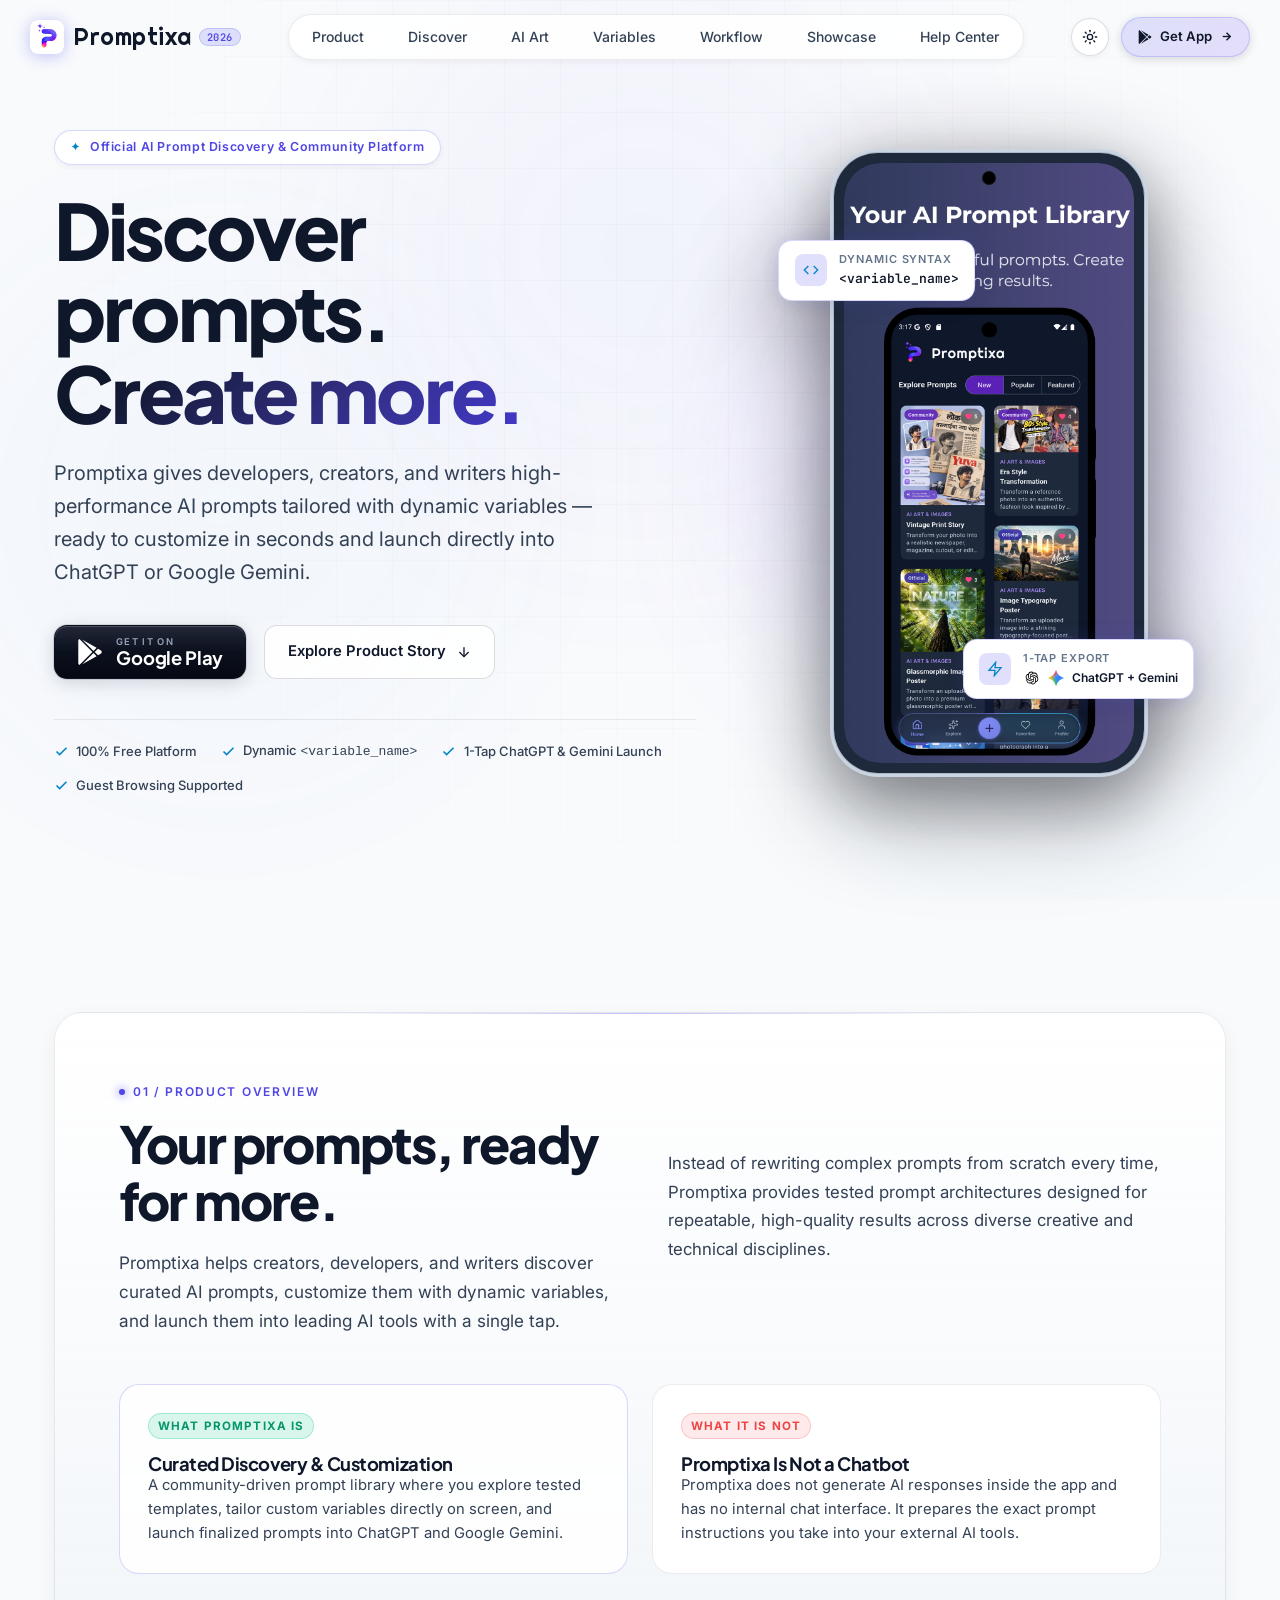
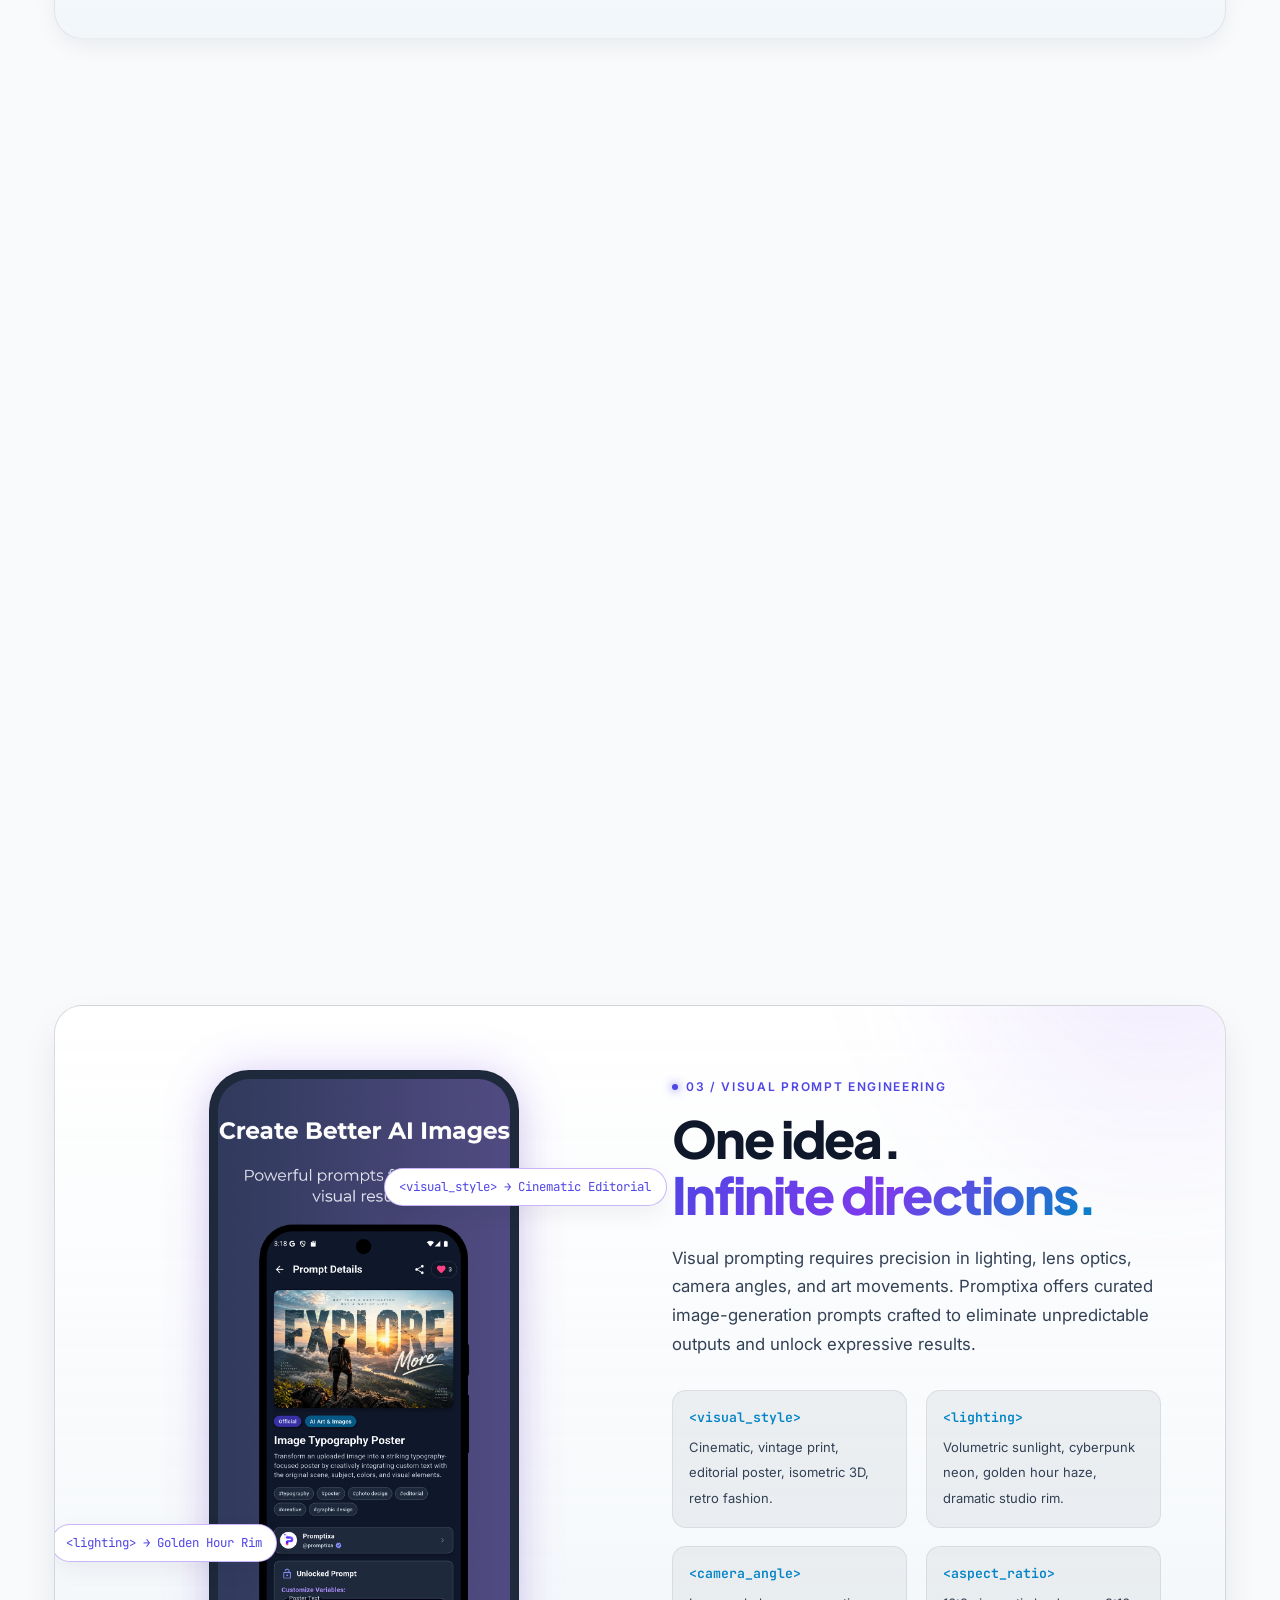
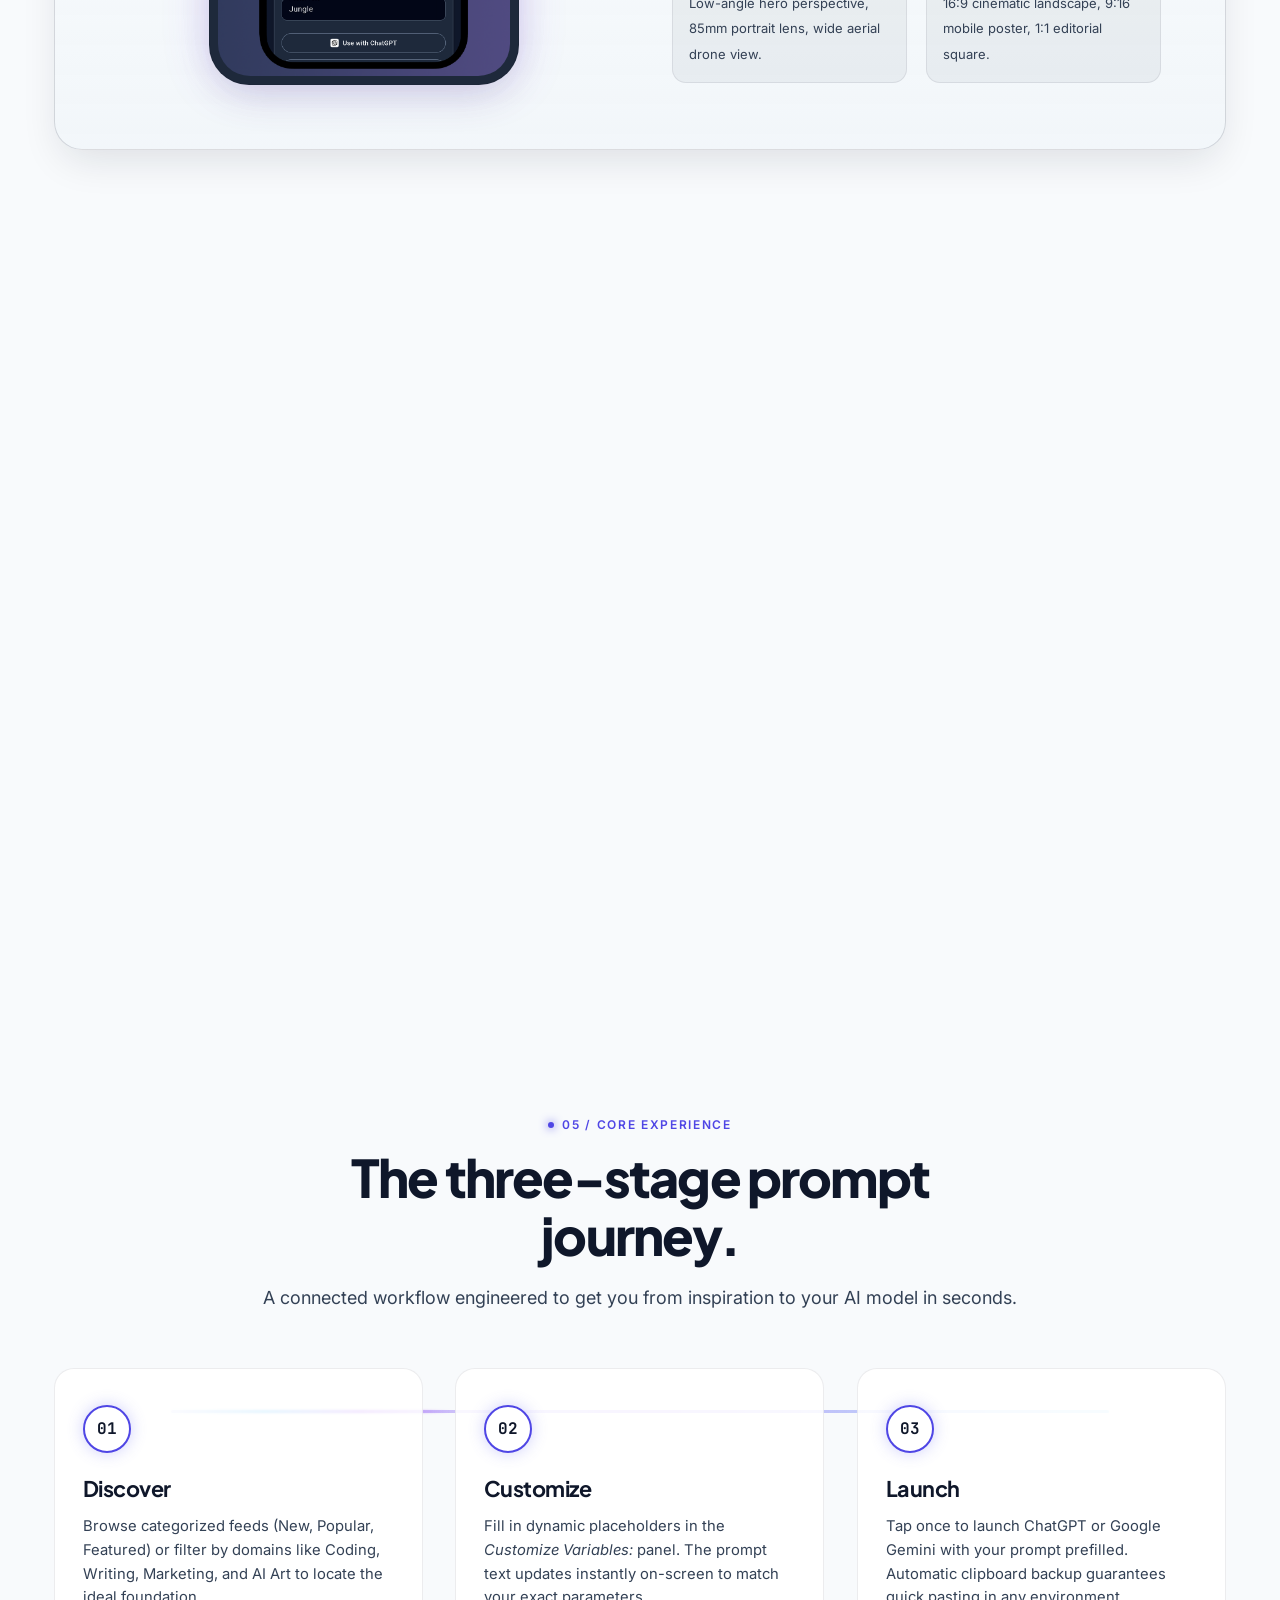
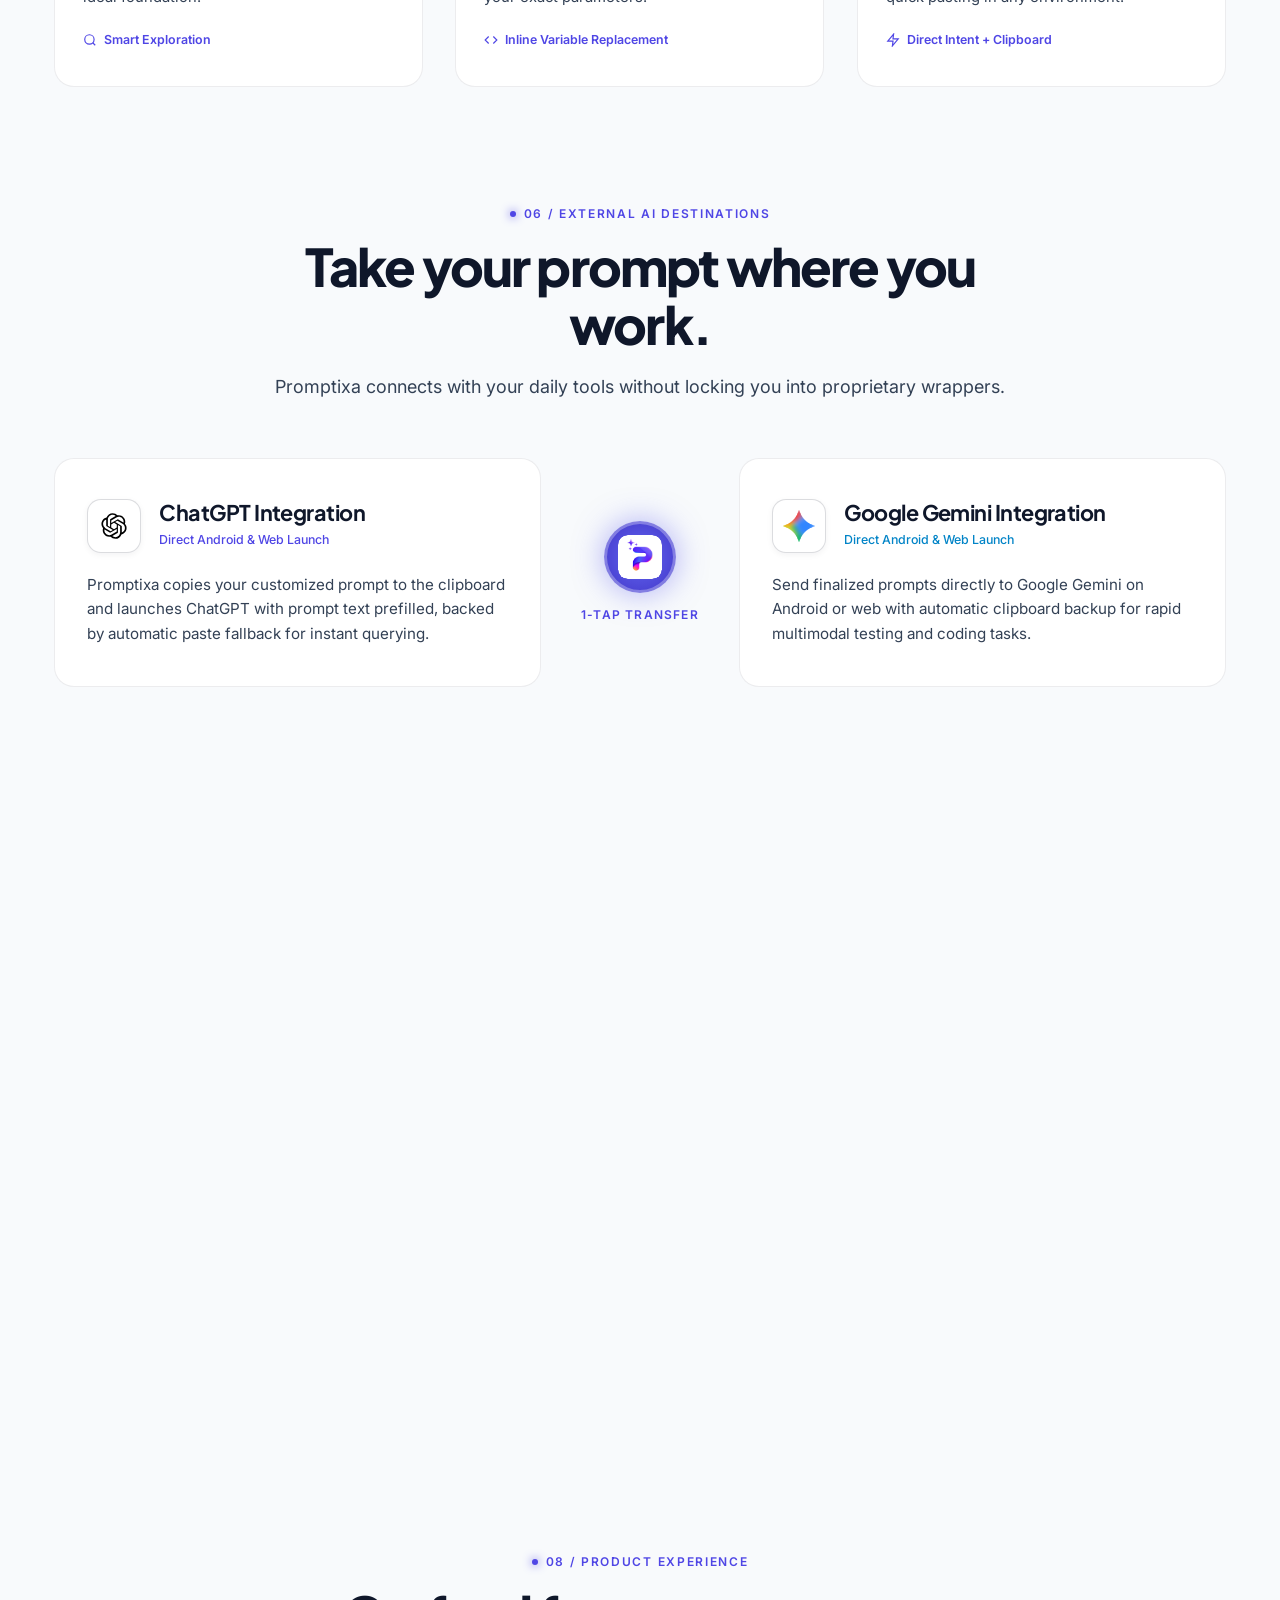
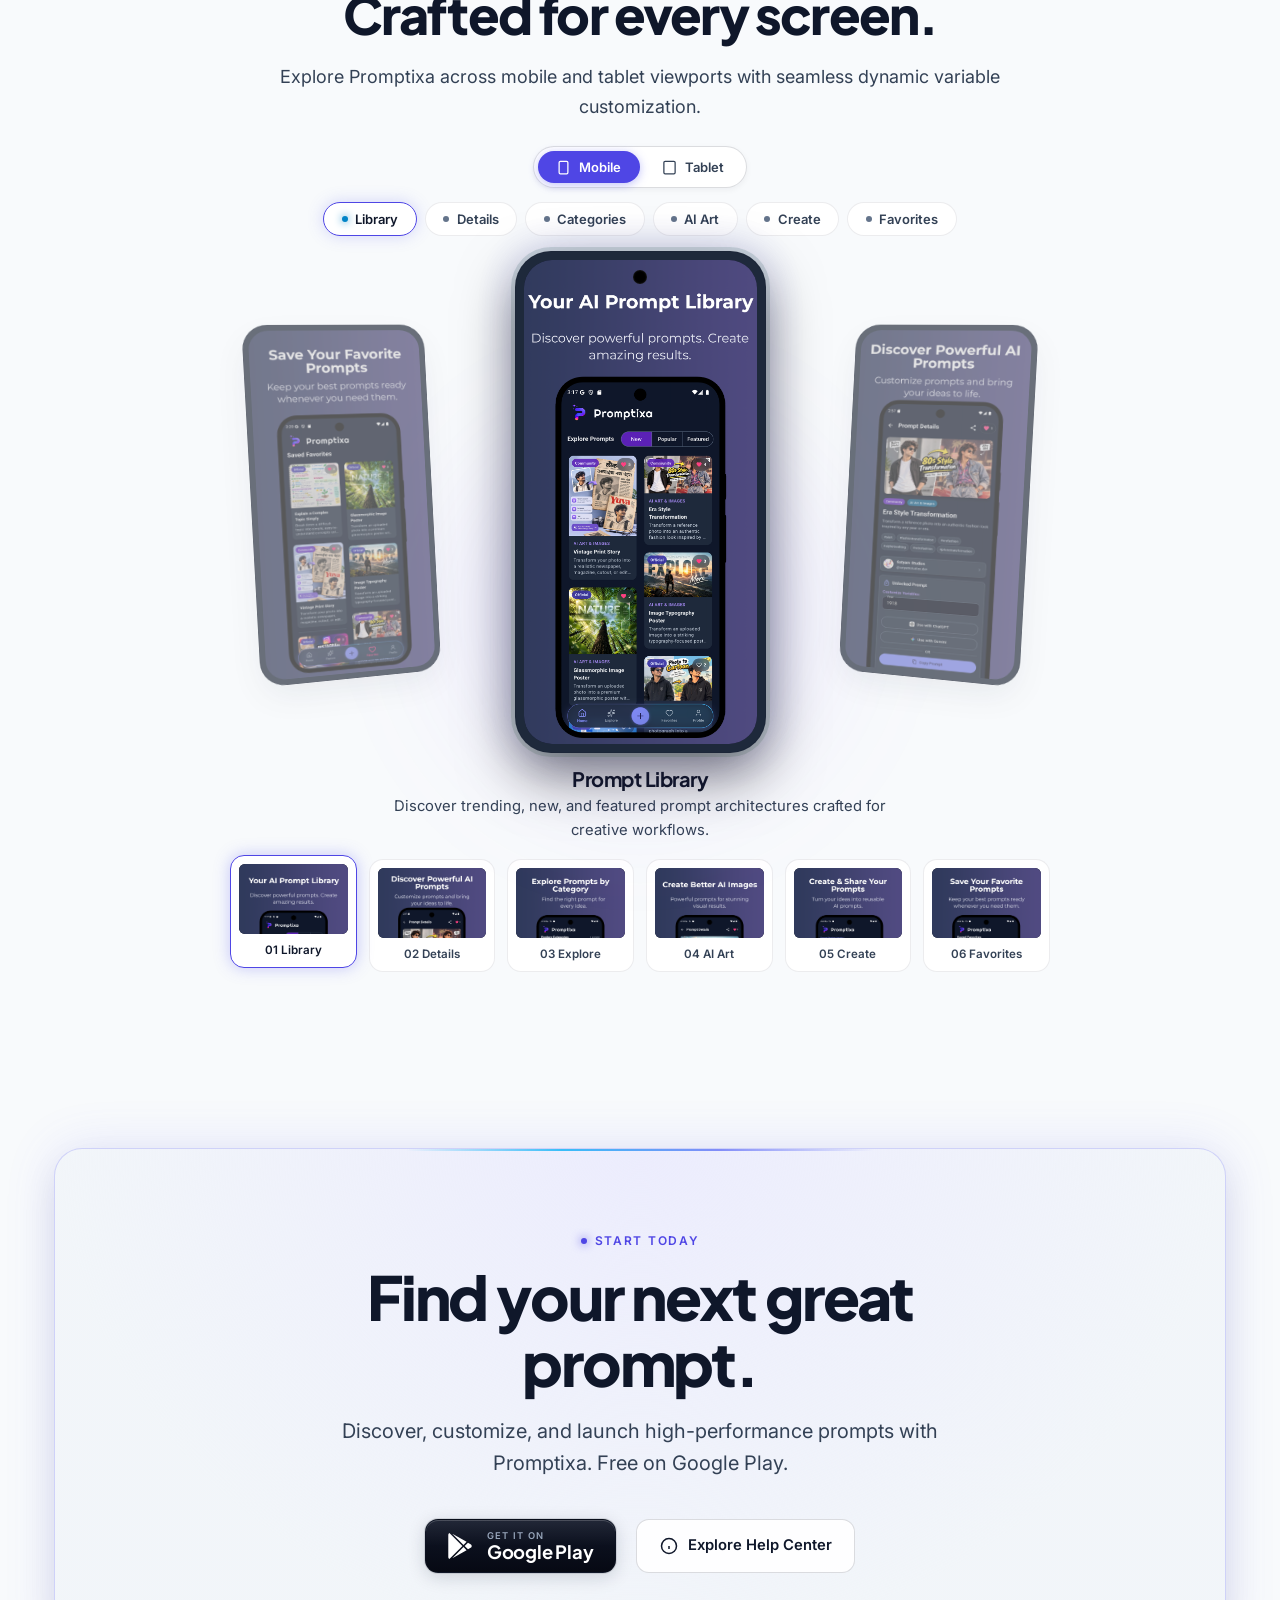
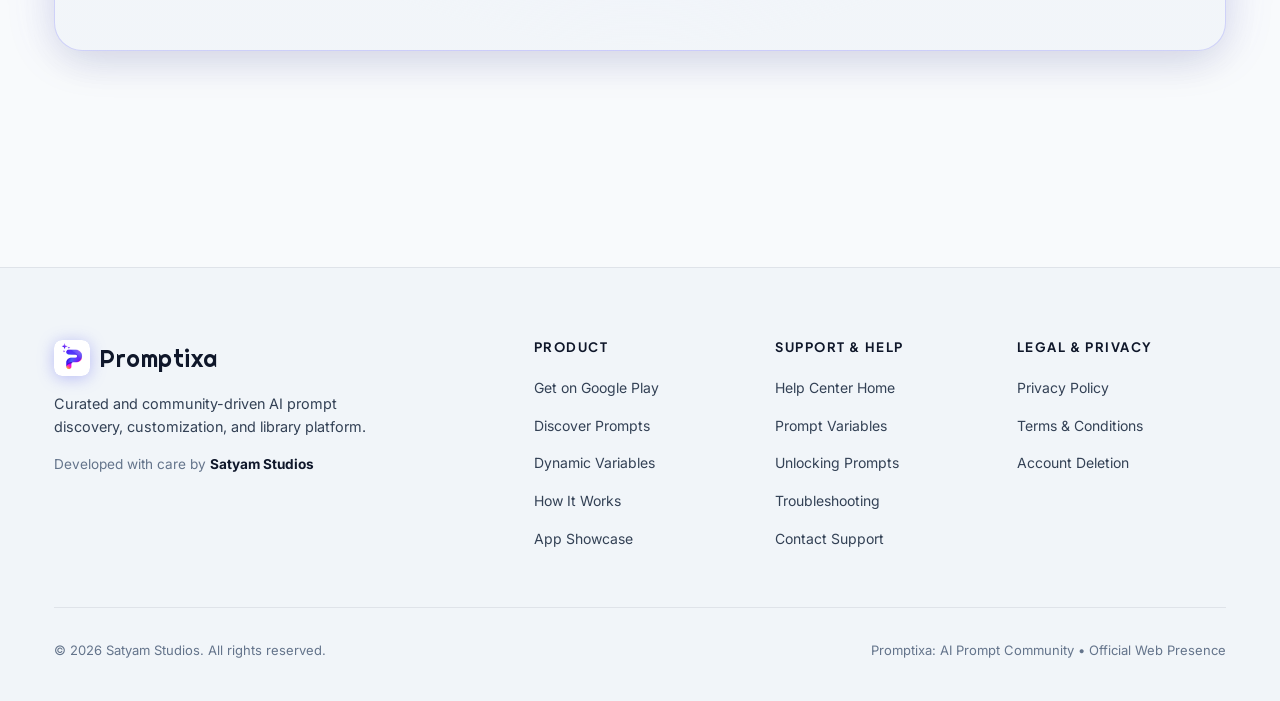
<file: index.html>
<!DOCTYPE html>
<html lang="en" data-theme="dark">
<head>
  <meta charset="UTF-8">
  <meta name="viewport" content="width=device-width, initial-scale=1.0, maximum-scale=5.0">
  <title>Promptixa: AI Prompt Community — Discover, Customize & Export Prompts</title>
  <meta name="description" content="Discover curated AI prompts for coding, writing, and productivity. Customize dynamic variables and export seamlessly to ChatGPT and Google Gemini.">
  <meta name="keywords" content="Promptixa, AI Prompt Community, AI prompts, prompt library, prompt templates, ChatGPT prompts, Gemini prompts, customize prompts">
  <meta name="author" content="Satyam Studios">
  <meta name="robots" content="index, follow, max-image-preview:large, max-snippet:-1, max-video-preview:-1">
  


  <!-- System Theme Pre-Initialization (Prevents Theme Flash) -->
  <script>
    (function() {
      try {
        var stored = localStorage.getItem('promptixa-theme');
        if (stored === 'light' || stored === 'dark') {
          document.documentElement.setAttribute('data-theme', stored);
        } else {
          var prefersDark = window.matchMedia && window.matchMedia('(prefers-color-scheme: dark)').matches;
          document.documentElement.setAttribute('data-theme', prefersDark ? 'dark' : 'light');
        }
      } catch (e) {}
    })();
  </script>

  <!-- System Theme & Color Scheme -->
  <meta name="theme-color" media="(prefers-color-scheme: dark)" content="#06080e">
  <meta name="theme-color" media="(prefers-color-scheme: light)" content="#f8fafc">
  <meta name="color-scheme" content="dark light">
  <meta name="application-name" content="Promptixa: AI Prompt Community">
  <meta name="apple-mobile-web-app-capable" content="yes">
  <meta name="mobile-web-app-capable" content="yes">
  <meta name="format-detection" content="telephone=no">
  <link rel="canonical" href="https://satyam-gawali.github.io/promptixa-web/">

  <!-- Open Graph / Facebook -->
  <meta property="og:type" content="website">
  <meta property="og:site_name" content="Promptixa: AI Prompt Community">
  <meta property="og:title" content="Promptixa: AI Prompt Community — Discover, Customize & Export Prompts">
  <meta property="og:description" content="Discover curated AI prompts for coding, writing, and productivity. Customize dynamic variables and export seamlessly to ChatGPT and Google Gemini.">
  <meta property="og:url" content="https://satyam-gawali.github.io/promptixa-web/">
  <meta property="og:image" content="https://satyam-gawali.github.io/promptixa-web/assets/icons/web-app-manifest-512x512.png">
  <meta property="og:image:secure_url" content="https://satyam-gawali.github.io/promptixa-web/assets/icons/web-app-manifest-512x512.png">
  <meta property="og:image:type" content="image/png">
  <meta property="og:image:width" content="512">
  <meta property="og:image:height" content="512">
  <meta property="og:image:alt" content="Promptixa App Logo and AI Prompt Community Icon">
  <meta property="og:locale" content="en_US">

  <!-- Twitter / X Card -->
  <meta name="twitter:card" content="summary_large_image">
  <meta name="twitter:title" content="Promptixa: AI Prompt Community — Discover, Customize & Export Prompts">
  <meta name="twitter:description" content="Discover curated AI prompts for coding, writing, and productivity. Customize dynamic variables and export seamlessly to ChatGPT and Google Gemini.">
  <meta name="twitter:image" content="https://satyam-gawali.github.io/promptixa-web/assets/icons/web-app-manifest-512x512.png">
  <meta name="twitter:image:alt" content="Promptixa App Icon">

  <!-- Favicons & App Manifest -->
  <link rel="icon" href="assets/icons/favicon.ico" sizes="any">
  <link rel="icon" href="assets/icons/favicon.svg" type="image/svg+xml">
  <link rel="icon" href="assets/icons/favicon-96x96.png" type="image/png" sizes="96x96">
  <link rel="apple-touch-icon" href="assets/icons/apple-touch-icon.png">
  <link rel="manifest" href="assets/icons/site.webmanifest">

  <!-- Structured Data / JSON-LD -->
  <script type="application/ld+json">
  {
    "@context": "https://schema.org",
    "@graph": [
      {
        "@type": "Organization",
        "@id": "https://satyam-gawali.github.io/promptixa-web/#organization",
        "name": "Satyam Studios",
        "url": "https://satyam-gawali.github.io/promptixa-web/",
        "logo": "https://satyam-gawali.github.io/promptixa-web/assets/icons/web-app-manifest-512x512.png",
        "email": "satyamstudios.dev@gmail.com"
      },

      {
        "@type": "WebSite",
        "@id": "https://satyam-gawali.github.io/promptixa-web/#website",
        "url": "https://satyam-gawali.github.io/promptixa-web/",
        "name": "Promptixa: AI Prompt Community",
        "description": "Curated and community-driven AI prompt discovery, customization, and library platform.",
        "inLanguage": "en-US",
        "publisher": {
          "@id": "https://satyam-gawali.github.io/promptixa-web/#organization"
        }
      },

      {
        "@type": "MobileApplication",
        "@id": "https://satyam-gawali.github.io/promptixa-web/#app",
        "name": "Promptixa: AI Prompt Community",
        "operatingSystem": "Android",
        "applicationCategory": "ProductivityApplication",
        "offers": {
          "@type": "Offer",
          "price": "0",
          "priceCurrency": "USD"
        },
        "downloadUrl": "https://play.google.com/store/apps/details?id=com.promptixa.app",
        "installUrl": "https://play.google.com/store/apps/details?id=com.promptixa.app",
        "description": "Discover high-performance AI prompts, customize dynamic variables, and launch prompts directly into ChatGPT and Google Gemini.",
        "publisher": {
          "@id": "https://satyam-gawali.github.io/promptixa-web/#organization"
        }
      }
    ]

  }
  </script>

  <!-- Typography & Cinematic Styles -->
  <link rel="preconnect" href="https://fonts.googleapis.com">
  <link rel="preconnect" href="https://fonts.gstatic.com" crossorigin>
  <link href="https://fonts.googleapis.com/css2?family=Inter:wght@400;500;600;700&family=JetBrains+Mono:wght@400;500;600&family=Plus+Jakarta+Sans:wght@500;600;700;800&family=Righteous&display=swap" rel="stylesheet">
  <link rel="stylesheet" href="css/style.css">
  
</head>
<body>

  <!-- Ambient Cinematic Background Canvas -->
  <div class="ambient-canvas" aria-hidden="true">
    <div class="ambient-orb ambient-orb-1"></div>
    <div class="ambient-orb ambient-orb-2"></div>
    <div class="ambient-orb ambient-orb-3"></div>
    <div class="ambient-grid"></div>
  </div>

  <!-- Sticky Glass Navigation Header -->
  <header class="site-header" id="siteHeader">
    <div class="header-container">
      
      <!-- Authentic Promptixa Brand Logo (Unboxed, High-DPI) -->
      <a href="index.html" class="brand-link" aria-label="Promptixa Home">
        <img src="assets/icons/favicon.svg" alt="Promptixa Logo" class="brand-logo-img" width="34" height="34">
        <span class="brand-name">
          Promptixa
          <span class="brand-badge">2026</span>
        </span>
      </a>

      <!-- Desktop Navigation Links -->
      <nav class="site-nav" aria-label="Main Navigation">
        <a href="#intro" class="nav-link">Product</a>
        <a href="#discover" class="nav-link">Discover</a>
        <a href="#creativity" class="nav-link">AI Art</a>
        <a href="#variables" class="nav-link nav-link-secondary">Variables</a>
        <a href="#workflow" class="nav-link nav-link-secondary">Workflow</a>
        <a href="#showcase" class="nav-link">Showcase</a>
        <a href="help/" class="nav-link">Help Center</a>
      </nav>

      <!-- Header Actions: Theme Switcher & Google Play CTA -->
      <div class="header-actions">
        
        <!-- Elegant Theme Switcher Button -->
        <button type="button" class="theme-toggle-btn" id="themeToggle" aria-label="Toggle dark/light theme" title="Toggle theme">
          <span class="theme-icon-container">
            <svg class="theme-icon theme-icon-moon" width="16" height="16" viewBox="0 0 24 24" fill="none" stroke="currentColor" stroke-width="2" stroke-linecap="round" stroke-linejoin="round"><path d="M12 3a6 6 0 0 0 9 9 9 9 0 1 1-9-9Z"/></svg>
            <svg class="theme-icon theme-icon-sun" width="16" height="16" viewBox="0 0 24 24" fill="none" stroke="currentColor" stroke-width="2" stroke-linecap="round" stroke-linejoin="round"><circle cx="12" cy="12" r="4"/><path d="M12 2v2"/><path d="M12 20v2"/><path d="m4.93 4.93 1.41 1.41"/><path d="m17.66 17.66 1.41 1.41"/><path d="M2 12h2"/><path d="M20 12h2"/><path d="m6.34 17.66-1.41 1.41"/><path d="m19.07 4.93-1.41 1.41"/></svg>
          </span>
        </button>

        <a href="https://play.google.com/store/apps/details?id=com.promptixa.app" target="_blank" rel="noopener" class="nav-play-btn" aria-label="Get Promptixa on Google Play Store">
          <svg class="google-play-brand-icon" width="14" height="14" viewBox="0 0 512 512" fill="currentColor" aria-hidden="true"><path d="M325.3 234.3L104.6 13l280.8 161.2-60.1 60.1zM47 0C34 6.8 25.3 19.2 25.3 35.3v441.3c0 16.1 8.7 28.5 21.7 35.3l256.6-256L47 0zm425.2 225.6l-58.9-34.1-65.7 64.5 65.7 64.5 60.1-34.1c18-14.3 18-46.5-1.2-60.8zM104.6 499l280.8-161.2-60.1-60.1L104.6 499z"/></svg>
          <span>Get App</span>
          <svg class="arrow-icon" width="13" height="13" viewBox="0 0 24 24" fill="none" stroke="currentColor" stroke-width="2.5"><path d="M5 12h14"/><path d="m12 5 7 7-7 7"/></svg>
        </a>

        <!-- Mobile Menu Toggle Button -->
        <button type="button" class="mobile-nav-toggle" id="mobileNavToggle" aria-label="Toggle navigation menu" aria-expanded="false" aria-controls="mobileDrawer">
          <svg width="22" height="22" viewBox="0 0 24 24" fill="none" stroke="currentColor" stroke-width="2"><line x1="3" y1="12" x2="21" y2="12"/><line x1="3" y1="6" x2="21" y2="6"/><line x1="3" y1="18" x2="21" y2="18"/></svg>
        </button>
      </div>

    </div>
  </header>

  <!-- Mobile Glass Slide-Out Drawer -->
  <div class="mobile-drawer" id="mobileDrawer" aria-hidden="true">
    <div class="mobile-nav-links">
      <a href="#intro" class="mobile-nav-link">Product <svg width="18" height="18" viewBox="0 0 24 24" fill="none" stroke="currentColor" stroke-width="2"><path d="m9 18 6-6-6-6"/></svg></a>
      <a href="#discover" class="mobile-nav-link">Discover <svg width="18" height="18" viewBox="0 0 24 24" fill="none" stroke="currentColor" stroke-width="2"><path d="m9 18 6-6-6-6"/></svg></a>
      <a href="#creativity" class="mobile-nav-link">AI Art & Images <svg width="18" height="18" viewBox="0 0 24 24" fill="none" stroke="currentColor" stroke-width="2"><path d="m9 18 6-6-6-6"/></svg></a>
      <a href="#variables" class="mobile-nav-link">Dynamic Variables <svg width="18" height="18" viewBox="0 0 24 24" fill="none" stroke="currentColor" stroke-width="2"><path d="m9 18 6-6-6-6"/></svg></a>
      <a href="#workflow" class="mobile-nav-link">3-Step Workflow <svg width="18" height="18" viewBox="0 0 24 24" fill="none" stroke="currentColor" stroke-width="2"><path d="m9 18 6-6-6-6"/></svg></a>
      <a href="#integrations" class="mobile-nav-link">Integrations <svg width="18" height="18" viewBox="0 0 24 24" fill="none" stroke="currentColor" stroke-width="2"><path d="m9 18 6-6-6-6"/></svg></a>
      <a href="#community" class="mobile-nav-link">Community <svg width="18" height="18" viewBox="0 0 24 24" fill="none" stroke="currentColor" stroke-width="2"><path d="m9 18 6-6-6-6"/></svg></a>
      <a href="#showcase" class="mobile-nav-link">App Showcase <svg width="18" height="18" viewBox="0 0 24 24" fill="none" stroke="currentColor" stroke-width="2"><path d="m9 18 6-6-6-6"/></svg></a>
      <a href="help/" class="mobile-nav-link">Help Center <svg width="18" height="18" viewBox="0 0 24 24" fill="none" stroke="currentColor" stroke-width="2"><path d="m9 18 6-6-6-6"/></svg></a>
    </div>

    <div class="mobile-drawer-cta">
      <!-- Mobile Theme Toggle Option -->
      <div class="mobile-theme-row">
        <span>Display Theme</span>
        <button type="button" class="theme-toggle-btn" id="mobileThemeToggle" aria-label="Toggle theme">
          <span class="theme-icon-container">
            <svg class="theme-icon theme-icon-moon" width="16" height="16" viewBox="0 0 24 24" fill="none" stroke="currentColor" stroke-width="2"><path d="M12 3a6 6 0 0 0 9 9 9 9 0 1 1-9-9Z"/></svg>
            <svg class="theme-icon theme-icon-sun" width="16" height="16" viewBox="0 0 24 24" fill="none" stroke="currentColor" stroke-width="2"><circle cx="12" cy="12" r="4"/><path d="M12 2v2"/><path d="M12 20v2"/><path d="m4.93 4.93 1.41 1.41"/><path d="m17.66 17.66 1.41 1.41"/><path d="M2 12h2"/><path d="M20 12h2"/><path d="m6.34 17.66-1.41 1.41"/><path d="m19.07 4.93-1.41 1.41"/></svg>
          </span>
        </button>
      </div>

      <a href="https://play.google.com/store/apps/details?id=com.promptixa.app" target="_blank" rel="noopener" class="google-play-badge-btn mobile-drawer-badge" aria-label="Get it on Google Play">
        <div class="badge-icon-wrap">
          <svg class="badge-play-icon" width="26" height="26" viewBox="0 0 512 512" fill="currentColor" aria-hidden="true">
            <path d="M325.3 234.3L104.6 13l280.8 161.2-60.1 60.1zM47 0C34 6.8 25.3 19.2 25.3 35.3v441.3c0 16.1 8.7 28.5 21.7 35.3l256.6-256L47 0zm425.2 225.6l-58.9-34.1-65.7 64.5 65.7 64.5 60.1-34.1c18-14.3 18-46.5-1.2-60.8zM104.6 499l280.8-161.2-60.1-60.1L104.6 499z"/>
          </svg>
        </div>
        <div class="badge-text-wrap">
          <span class="badge-subtitle">GET IT ON</span>
          <span class="badge-title">Google Play</span>
        </div>
      </a>
    </div>
  </div>

  <!-- Main Content Flow -->
  <main class="landing-main">

    <!-- ====================================================================
         SECTION 1: HERO SECTION — Cinematic, Atmospheric, Typography-Centric
         ==================================================================== -->
    <section class="hero-section" aria-labelledby="hero-title">
      <div class="container">
        <div class="hero-grid">
          
          <!-- Hero Text Content -->
          <div class="hero-content reveal-on-scroll">
            <div class="hero-badge">
              <span class="hero-badge-sparkle">✦</span>
              <span>Official AI Prompt Discovery & Community Platform</span>
            </div>

            <h1 id="hero-title" class="hero-headline">
              <span class="hero-line"><span class="hero-word">Discover</span> <span class="hero-word">prompts.</span></span>
              <span class="hero-line"><span class="hero-word gradient-text">Create more.</span></span>
            </h1>

            <p class="hero-subheadline">
              Promptixa gives developers, creators, and writers high-performance AI prompts tailored with dynamic variables — ready to customize in seconds and launch directly into ChatGPT or Google Gemini.
            </p>

            <div class="hero-actions">
              <a href="https://play.google.com/store/apps/details?id=com.promptixa.app" target="_blank" rel="noopener" class="google-play-badge-btn" aria-label="Get it on Google Play">
                <div class="badge-icon-wrap">
                  <svg class="badge-play-icon" width="26" height="26" viewBox="0 0 512 512" fill="currentColor" aria-hidden="true">
                    <path d="M325.3 234.3L104.6 13l280.8 161.2-60.1 60.1zM47 0C34 6.8 25.3 19.2 25.3 35.3v441.3c0 16.1 8.7 28.5 21.7 35.3l256.6-256L47 0zm425.2 225.6l-58.9-34.1-65.7 64.5 65.7 64.5 60.1-34.1c18-14.3 18-46.5-1.2-60.8zM104.6 499l280.8-161.2-60.1-60.1L104.6 499z"/>
                  </svg>
                </div>
                <div class="badge-text-wrap">
                  <span class="badge-subtitle">GET IT ON</span>
                  <span class="badge-title">Google Play</span>
                </div>
              </a>
              <a href="#intro" class="btn-glass-secondary">
                <span>Explore Product Story</span>
                <svg width="16" height="16" viewBox="0 0 24 24" fill="none" stroke="currentColor" stroke-width="2"><path d="M12 5v14"/><path d="m19 12-7 7-7-7"/></svg>
              </a>
            </div>

            <div class="hero-feature-pills">
              <div class="hero-pill-item">
                <svg width="15" height="15" viewBox="0 0 24 24" fill="none" stroke="currentColor" stroke-width="2.5"><polyline points="20 6 9 17 4 12"/></svg>
                <span>100% Free Platform</span>
              </div>
              <div class="hero-pill-item">
                <svg width="15" height="15" viewBox="0 0 24 24" fill="none" stroke="currentColor" stroke-width="2.5"><polyline points="20 6 9 17 4 12"/></svg>
                <span>Dynamic <code>&lt;variable_name&gt;</code></span>
              </div>
              <div class="hero-pill-item">
                <svg width="15" height="15" viewBox="0 0 24 24" fill="none" stroke="currentColor" stroke-width="2.5"><polyline points="20 6 9 17 4 12"/></svg>
                <span>1-Tap ChatGPT & Gemini Launch</span>
              </div>
              <div class="hero-pill-item">
                <svg width="15" height="15" viewBox="0 0 24 24" fill="none" stroke="currentColor" stroke-width="2.5"><polyline points="20 6 9 17 4 12"/></svg>
                <span>Guest Browsing Supported</span>
              </div>
            </div>
          </div>

          <!-- Hero Floating Device Visual -->
          <div class="hero-visual reveal-on-scroll delay-1">
            <div class="hero-glow-underlay" aria-hidden="true"></div>

            <div class="hero-phone-container">
              <div class="device-frame">
                <div class="device-notch"></div>
                <div class="device-screen-crop">
                  <img 
                    src="assets/playstore/promptixa_mobile/01_prompt_library.png" 
                    alt="Promptixa Mobile Interface displaying AI Prompt Library with New, Popular, and Featured streams"
                    width="304"
                    height="608"
                    loading="eager"
                  >
                </div>
              </div>

              <!-- Floating Depth Micro-Cards -->
              <div class="floating-glass-card floating-card-top">
                <div class="card-icon-pill">
                  <svg width="16" height="16" viewBox="0 0 24 24" fill="none" stroke="currentColor" stroke-width="2"><polyline points="16 18 22 12 16 6"/><polyline points="8 6 2 12 8 18"/></svg>
                </div>
                <div class="card-text-block">
                  <span class="card-label">Dynamic Syntax</span>
                  <span class="card-value mono-text">&lt;variable_name&gt;</span>
                </div>
              </div>

              <div class="floating-glass-card floating-card-bottom">
                <div class="card-icon-pill">
                  <svg width="16" height="16" viewBox="0 0 24 24" fill="none" stroke="currentColor" stroke-width="2"><polygon points="13 2 3 14 12 14 11 22 21 10 12 10 13 2"/></svg>
                </div>
                <div class="card-text-block">
                  <span class="card-label">1-Tap Export</span>
                  <div class="card-logos-row">
                    <img src="assets/chatgpt-icon.svg" alt="ChatGPT" class="card-mini-logo" width="16" height="16">
                    <img src="assets/google-gemini-icon.png" alt="Google Gemini" class="card-mini-logo" width="16" height="16">
                    <span class="card-value" style="font-size:0.75rem;">ChatGPT + Gemini</span>
                  </div>
                </div>
              </div>

            </div>
          </div>

        </div>
      </div>
    </section>

    <!-- ====================================================================
         SECTION 2: PRODUCT INTRODUCTION — Clean Editorial & Clarification
         ==================================================================== -->
    <section id="intro" class="intro-section" aria-labelledby="intro-heading">
      <div class="container">
        <div class="intro-editorial-wrapper reveal-on-scroll">
          
          <div class="intro-content-grid">
            <div class="intro-statement">
              <span class="section-eyebrow">
                <span class="section-eyebrow-dot"></span>
                01 / Product Overview
              </span>
              <h2 id="intro-heading">Your prompts, ready for more.</h2>
              <p>
                Promptixa helps creators, developers, and writers discover curated AI prompts, customize them with dynamic variables, and launch them into leading AI tools with a single tap.
              </p>
            </div>

            <div>
              <p style="font-size: 1.05rem; color: var(--text-secondary); line-height: 1.7;">
                Instead of rewriting complex prompts from scratch every time, Promptixa provides tested prompt architectures designed for repeatable, high-quality results across diverse creative and technical disciplines.
              </p>
            </div>
          </div>

          <!-- Essential Product Clarification -->
          <div class="intro-duo-cards">
            <div class="clarity-box clarity-box-is">
              <div class="clarity-header">
                <span class="clarity-badge clarity-badge-yes">What Promptixa Is</span>
              </div>
              <h3>Curated Discovery & Customization</h3>
              <p>
                A community-driven prompt library where you explore tested templates, tailor custom variables directly on screen, and launch finalized prompts into ChatGPT and Google Gemini.
              </p>
            </div>

            <div class="clarity-box clarity-box-not">
              <div class="clarity-header">
                <span class="clarity-badge clarity-badge-no">What It Is Not</span>
              </div>
              <h3>Promptixa Is Not a Chatbot</h3>
              <p>
                Promptixa does not generate AI responses inside the app and has no internal chat interface. It prepares the exact prompt instructions you take into your external AI tools.
              </p>
            </div>
          </div>

        </div>
      </div>
    </section>

    <!-- ====================================================================
         SECTION 3: DISCOVER — "Start with a better idea."
         ==================================================================== -->
    <section id="discover" class="discover-section" aria-labelledby="discover-heading">
      <div class="container">
        
        <div class="discover-grid">
          
          <div class="discover-narrative reveal-on-scroll">
            <div>
              <span class="section-eyebrow">
                <span class="section-eyebrow-dot"></span>
                02 / Discovery Engine
              </span>
              <h2 id="discover-heading">Start with a better idea.</h2>
              <p style="color: var(--text-secondary); font-size: 1.05rem; line-height: 1.65; margin-top: 0.85rem;">
                Never stare at a blank prompt box again. Promptixa organizes community-crafted prompts into high-signal discovery feeds designed for rapid inspiration.
              </p>
            </div>

            <div class="discover-pillars">
              <div class="pillar-item">
                <div class="pillar-icon-box">
                  <svg width="20" height="20" viewBox="0 0 24 24" fill="none" stroke="currentColor" stroke-width="2"><circle cx="12" cy="12" r="10"/><polyline points="12 6 12 12 16 14"/></svg>
                </div>
                <div class="pillar-text">
                  <h4>New Feed</h4>
                  <p>Real-time chronological stream of community submissions fresh from prompt creators.</p>
                </div>
              </div>

              <div class="pillar-item">
                <div class="pillar-icon-box">
                  <svg width="20" height="20" viewBox="0 0 24 24" fill="none" stroke="currentColor" stroke-width="2"><path d="M19 14c1.49-1.46 3-3.21 3-5.5A5.5 5.5 0 0 0 16.5 3c-1.76 0-3 .5-4.5 2-1.5-1.5-2.74-2-4.5-2A5.5 5.5 0 0 0 2 8.5c0 2.3 1.5 4.05 3 5.5l7 7Z"/></svg>
                </div>
                <div class="pillar-text">
                  <h4>Popular Feed</h4>
                  <p>Prompts ranked organically by community favorites and bookmarking frequency.</p>
                </div>
              </div>

              <div class="pillar-item">
                <div class="pillar-icon-box">
                  <svg width="20" height="20" viewBox="0 0 24 24" fill="none" stroke="currentColor" stroke-width="2"><polygon points="12 2 15.09 8.26 22 9.27 17 14.14 18.18 21.02 12 17.77 5.82 21.02 7 14.14 2 9.27 8.91 8.26 12 2"/></svg>
                </div>
                <div class="pillar-text">
                  <h4>Featured Collections</h4>
                  <p>Handpicked, high-impact prompt templates verified for consistency across AI models.</p>
                </div>
              </div>
            </div>

            <!-- Authentic Category Stream Tags -->
            <div>
              <span style="font-size: 0.775rem; text-transform: uppercase; letter-spacing: 0.1em; color: var(--text-muted); font-weight: 600; display: block; margin-bottom: 0.65rem;">
                Explore Across Core Domains:
              </span>
              <div class="category-stream-strip">
                <span class="cat-chip">AI Art & Images</span>
                <span class="cat-chip">Coding & Engineering</span>
                <span class="cat-chip">Marketing & Copy</span>
                <span class="cat-chip">Creative Writing</span>
                <span class="cat-chip">Education & Learning</span>
                <span class="cat-chip">Productivity</span>
              </div>
            </div>

          </div>

          <!-- Real Screenshot Visual -->
          <div class="discover-visual reveal-on-scroll delay-1">
            <div class="discover-device-frame">
              <img 
                src="assets/playstore/promptixa_mobile/03_explore_categories.png" 
                alt="Promptixa Explore Categories screen displaying AI Art, Coding, Marketing, and Education categories"
                width="320"
                height="630"
                loading="lazy"
              >
            </div>
          </div>

        </div>

      </div>
    </section>

    <!-- ====================================================================
         SECTION 4: AI CREATIVITY / IMAGE PROMPTS — "One idea. Infinite directions."
         ==================================================================== -->
    <section id="creativity" class="creativity-section" aria-labelledby="creativity-heading">
      <div class="container">
        
        <div class="creativity-editorial-card reveal-on-scroll">
          <div class="creativity-grid">
            
            <!-- Real Playstore Artwork Screenshot -->
            <div class="creativity-media">
              <div class="creativity-phone-wrap">
                <img 
                  src="assets/playstore/promptixa_mobile/04_ai_image_prompts.png" 
                  alt="Promptixa Image Typography Poster screen showing high-end mountain sunset typography artwork"
                  width="310"
                  height="615"
                  loading="lazy"
                >
              </div>

              <!-- Floating Artistic Variable Pills -->
              <div class="art-floating-pill art-pill-1">
                &lt;visual_style&gt; → Cinematic Editorial
              </div>
              <div class="art-floating-pill art-pill-2">
                &lt;lighting&gt; → Golden Hour Rim
              </div>
            </div>

            <!-- Typography & Editorial Story -->
            <div class="creativity-info">
              <span class="section-eyebrow">
                <span class="section-eyebrow-dot"></span>
                03 / Visual Prompt Engineering
              </span>
              <h2 id="creativity-heading">One idea.<br><span class="gradient-accent">Infinite directions.</span></h2>
              <p>
                Visual prompting requires precision in lighting, lens optics, camera angles, and art movements. Promptixa offers curated image-generation prompts crafted to eliminate unpredictable outputs and unlock expressive results.
              </p>

              <!-- Dynamic Variable Examples for AI Art -->
              <div class="art-variables-breakdown">
                <div class="art-variable-cell">
                  <span class="var-tag">&lt;visual_style&gt;</span>
                  <span class="var-desc">Cinematic, vintage print, editorial poster, isometric 3D, retro fashion.</span>
                </div>
                <div class="art-variable-cell">
                  <span class="var-tag">&lt;lighting&gt;</span>
                  <span class="var-desc">Volumetric sunlight, cyberpunk neon, golden hour haze, dramatic studio rim.</span>
                </div>
                <div class="art-variable-cell">
                  <span class="var-tag">&lt;camera_angle&gt;</span>
                  <span class="var-desc">Low-angle hero perspective, 85mm portrait lens, wide aerial drone view.</span>
                </div>
                <div class="art-variable-cell">
                  <span class="var-tag">&lt;aspect_ratio&gt;</span>
                  <span class="var-desc">16:9 cinematic landscape, 9:16 mobile poster, 1:1 editorial square.</span>
                </div>
              </div>

            </div>

          </div>
        </div>

      </div>
    </section>

    <!-- ====================================================================
         SECTION 5: CUSTOMIZE — DYNAMIC VARIABLES ("Make a prompt yours.")
         ==================================================================== -->
    <section id="variables" class="variables-section" aria-labelledby="variables-heading">
      <div class="container">
        
        <div class="variables-container-box reveal-on-scroll">
          
          <div class="variables-header-text">
            <span class="section-eyebrow">
              <span class="section-eyebrow-dot"></span>
              04 / Variable Engine
            </span>
            <h2 id="variables-heading">Make a prompt yours.</h2>
            <p>
              Promptixa dynamic variables turn static text into modular prompt systems. Any placeholder wrapped in angle brackets automatically generates an interactive input field on your device.
            </p>
          </div>

          <!-- Dynamic Typographic Terminal Morpher -->
          <div class="variable-terminal">
            <div class="terminal-topbar">
              <div class="terminal-dots">
                <span class="terminal-dot dot-red"></span>
                <span class="terminal-dot dot-yellow"></span>
                <span class="terminal-dot dot-green"></span>
              </div>
              <span class="terminal-title">promptixa-variable-compiler.sh</span>
              <span class="terminal-badge">LIVE SYNTAX</span>
            </div>

            <div class="terminal-body" id="variableTerminalBody">
              <span>"Create a </span>
              <span class="var-slot" id="slotStyle">&lt;visual_style&gt;</span>
              <span> portrait of </span>
              <span class="var-slot" id="slotSubject">&lt;subject&gt;</span>
              <span> in </span>
              <span class="var-slot" id="slotLocation">&lt;location&gt;</span>
              <span> with </span>
              <span class="var-slot" id="slotLighting">&lt;lighting&gt;</span>
              <span>."</span>
            </div>
          </div>

          <!-- Interactive Preset Controls -->
          <div class="preset-selector">
            <span style="font-size: 0.8125rem; color: var(--text-muted); font-weight: 600;">TRANSFORM CONTEXT:</span>
            <button type="button" class="preset-chip active" data-preset="0">Cinematic Sci-Fi</button>
            <button type="button" class="preset-chip" data-preset="1">Vintage Editorial</button>
            <button type="button" class="preset-chip" data-preset="2">Cyberpunk Tokyo</button>
          </div>

          <p class="variable-disclaimer-note">
            Syntax standard: <code class="mono-text" style="color:var(--accent-electric);">&lt;variable_name&gt;</code>. Creators can define any custom placeholder: <code class="mono-text">&lt;target_audience&gt;</code>, <code class="mono-text">&lt;brand_voice&gt;</code>, <code class="mono-text">&lt;code_language&gt;</code>, etc.
          </p>

        </div>

      </div>
    </section>

    <!-- ====================================================================
         SECTION 6: DISCOVER → CUSTOMIZE → LAUNCH (Signature Scroll Journey)
         ==================================================================== -->
    <section id="workflow" class="workflow-section" aria-labelledby="workflow-heading">
      <div class="container">
        
        <div class="section-header reveal-on-scroll">
          <span class="section-eyebrow">
            <span class="section-eyebrow-dot"></span>
            05 / Core Experience
          </span>
          <h2 id="workflow-heading">The three-stage prompt journey.</h2>
          <p>A connected workflow engineered to get you from inspiration to your AI model in seconds.</p>
        </div>

        <div class="journey-track">
          <!-- Animated Connecting Beam -->
          <div class="journey-beam-line" aria-hidden="true">
            <div class="journey-beam-pulse"></div>
          </div>

          <!-- Stage 01 -->
          <div class="journey-step-card reveal-on-scroll delay-1">
            <div class="journey-number-badge">01</div>
            <h3>Discover</h3>
            <p>
              Browse categorized feeds (New, Popular, Featured) or filter by domains like Coding, Writing, Marketing, and AI Art to locate the ideal foundation.
            </p>
            <span class="journey-pill-tag">
              <svg width="14" height="14" viewBox="0 0 24 24" fill="none" stroke="currentColor" stroke-width="2"><circle cx="11" cy="11" r="8"/><path d="m21 21-4.3-4.3"/></svg>
              Smart Exploration
            </span>
          </div>

          <!-- Stage 02 -->
          <div class="journey-step-card reveal-on-scroll delay-2">
            <div class="journey-number-badge">02</div>
            <h3>Customize</h3>
            <p>
              Fill in dynamic placeholders in the <em>Customize Variables:</em> panel. The prompt text updates instantly on-screen to match your exact parameters.
            </p>
            <span class="journey-pill-tag">
              <svg width="14" height="14" viewBox="0 0 24 24" fill="none" stroke="currentColor" stroke-width="2"><polyline points="16 18 22 12 16 6"/><polyline points="8 6 2 12 8 18"/></svg>
              Inline Variable Replacement
            </span>
          </div>

          <!-- Stage 03 -->
          <div class="journey-step-card reveal-on-scroll delay-3">
            <div class="journey-number-badge">03</div>
            <h3>Launch</h3>
            <p>
              Tap once to launch ChatGPT or Google Gemini with your prompt prefilled. Automatic clipboard backup guarantees quick pasting in any environment.
            </p>
            <span class="journey-pill-tag">
              <svg width="14" height="14" viewBox="0 0 24 24" fill="none" stroke="currentColor" stroke-width="2"><polygon points="13 2 3 14 12 14 11 22 21 10 12 10 13 2"/></svg>
              Direct Intent + Clipboard
            </span>
          </div>

        </div>

      </div>
    </section>

    <!-- ====================================================================
         SECTION 7: CHATGPT + GOOGLE GEMINI ("Take your prompt where you work.")
         ==================================================================== -->
    <section id="integrations" class="integrations-section" aria-labelledby="integrations-heading">
      <div class="container">
        
        <div class="section-header reveal-on-scroll">
          <span class="section-eyebrow">
            <span class="section-eyebrow-dot"></span>
            06 / External AI Destinations
          </span>
          <h2 id="integrations-heading">Take your prompt where you work.</h2>
          <p>Promptixa connects with your daily tools without locking you into proprietary wrappers.</p>
        </div>

        <div class="integration-hub-grid reveal-on-scroll delay-1">
          
          <!-- ChatGPT Card -->
          <div class="integration-card">
            <div class="integration-card-header">
              <div class="integration-icon-wrap">
                <img src="assets/chatgpt-icon.svg" alt="OpenAI ChatGPT Icon" width="36" height="36">
              </div>
              <div>
                <h3>ChatGPT Integration</h3>
                <span style="font-size: 0.775rem; color: var(--accent-lavender); font-weight: 500;">Direct Android & Web Launch</span>
              </div>
            </div>
            <p>
              Promptixa copies your customized prompt to the clipboard and launches ChatGPT with prompt text prefilled, backed by automatic paste fallback for instant querying.
            </p>
          </div>

          <!-- Central Routing Node -->
          <div class="integration-hub-center">
            <div class="hub-center-node" title="Promptixa Routing Engine">
              <img src="assets/icons/favicon.svg" alt="Promptixa Logo" width="40" height="40">
            </div>
            <span class="hub-beam-arrow">1-Tap Transfer</span>
          </div>

          <!-- Google Gemini Card -->
          <div class="integration-card">
            <div class="integration-card-header">
              <div class="integration-icon-wrap">
                <img src="assets/google-gemini-icon.png" alt="Google Gemini Icon" width="36" height="36">
              </div>
              <div>
                <h3>Google Gemini Integration</h3>
                <span style="font-size: 0.775rem; color: var(--accent-electric); font-weight: 500;">Direct Android & Web Launch</span>
              </div>
            </div>
            <p>
              Send finalized prompts directly to Google Gemini on Android or web with automatic clipboard backup for rapid multimodal testing and coding tasks.
            </p>
          </div>

        </div>

      </div>
    </section>

    <!-- ====================================================================
         SECTION 8: COMMUNITY ("Built by people who prompt.")
         ==================================================================== -->
    <section id="community" class="community-section" aria-labelledby="community-heading">
      <div class="container">
        
        <div class="community-grid">
          
          <div class="community-narrative reveal-on-scroll">
            <span class="section-eyebrow">
              <span class="section-eyebrow-dot"></span>
              07 / Creator Ecosystem
            </span>
            <h2 id="community-heading">Built by people who prompt.</h2>
            <p>
              Promptixa is driven by AI practitioners, prompt engineers, and writers sharing battle-tested prompt recipes with dynamic customization.
            </p>

            <div class="community-perks">
              <div class="perk-card">
                <div class="perk-icon">
                  <svg width="22" height="22" viewBox="0 0 24 24" fill="none" stroke="currentColor" stroke-width="2"><path d="M12 20h9"/><path d="M16.5 3.5a2.12 2.12 0 0 1 3 3L7 19l-4 1 1-4Z"/></svg>
                </div>
                <h4>Creator Studio</h4>
                <p>Submit custom prompts with dynamic variables and up to 6 descriptive tags.</p>
              </div>

              <div class="perk-card">
                <div class="perk-icon">
                  <svg width="22" height="22" viewBox="0 0 24 24" fill="none" stroke="currentColor" stroke-width="2"><path d="M12 22s8-4 8-10V5l-8-3-8 3v7c0 6 8 10 8 10"/></svg>
                </div>
                <h4>Creator Privilege</h4>
                <p>Prompt creators always enjoy permanent, ad-free instant access to their own submissions.</p>
              </div>

              <div class="perk-card">
                <div class="perk-icon">
                  <svg width="22" height="22" viewBox="0 0 24 24" fill="none" stroke="currentColor" stroke-width="2"><path d="M19 14c1.49-1.46 3-3.21 3-5.5A5.5 5.5 0 0 0 16.5 3c-1.76 0-3 .5-4.5 2-1.5-1.5-2.74-2-4.5-2A5.5 5.5 0 0 0 2 8.5c0 2.3 1.5 4.05 3 5.5l7 7Z"/></svg>
                </div>
                <h4>Personal Favorites</h4>
                <p>Bookmark high-frequency prompts for fast 1-tap retrieval in your private library.</p>
              </div>

              <div class="perk-card">
                <div class="perk-icon">
                  <svg width="22" height="22" viewBox="0 0 24 24" fill="none" stroke="currentColor" stroke-width="2"><circle cx="12" cy="12" r="10"/><path d="m9 12 2 2 4-4"/></svg>
                </div>
                <h4>100% Free Access</h4>
                <p>Zero subscriptions. Prompts are never sold; locked community prompts unlock via rewarded sessions.</p>
              </div>
            </div>

          </div>

          <!-- Real Screenshot Dual Layer -->
          <div class="community-visual-stack reveal-on-scroll delay-1">
            <div class="stack-card-back">
              <img 
                src="assets/playstore/promptixa_mobile/06_save_favorites.png" 
                alt="Promptixa Saved Favorites screen organizing bookmarked templates"
                width="260"
                height="520"
                loading="lazy"
              >
            </div>
            <div class="stack-card-front">
              <img 
                src="assets/playstore/promptixa_mobile/05_create_share_prompts.png" 
                alt="Promptixa Create and Share Prompts screen for submitting community templates"
                width="290"
                height="580"
                loading="lazy"
              >
            </div>
          </div>

        </div>

      </div>
    </section>

    <!-- ====================================================================
         SECTION 9: APP SHOWCASE — Re-engineered Multi-Device Product Stage
         ==================================================================== -->
    <section id="showcase" class="showcase-section" aria-labelledby="showcase-heading">
      <div class="container">
        
        <div class="section-header reveal-on-scroll">
          <span class="section-eyebrow">
            <span class="section-eyebrow-dot"></span>
            08 / Product Experience
          </span>
          <h2 id="showcase-heading">Crafted for every screen.</h2>
          <p>Explore Promptixa across mobile and tablet viewports with seamless dynamic variable customization.</p>
        </div>

        <!-- Showcase Control Hub: Device Switcher + Screen Tabs -->
        <div class="showcase-control-hub reveal-on-scroll">
          
          <!-- Device Switcher Pill -->
          <div class="device-switcher" role="tablist" aria-label="Device view switcher">
            <button type="button" class="device-btn active" data-device="mobile" role="tab" aria-selected="true">
              <svg width="15" height="15" viewBox="0 0 24 24" fill="none" stroke="currentColor" stroke-width="2"><rect width="14" height="20" x="5" y="2" rx="2" ry="2"/><path d="M12 18h.01"/></svg>
              <span>Mobile</span>
            </button>
            <button type="button" class="device-btn" data-device="tablet" role="tab" aria-selected="false">
              <svg width="15" height="15" viewBox="0 0 24 24" fill="none" stroke="currentColor" stroke-width="2"><rect width="18" height="20" x="3" y="2" rx="2"/><line x1="12" x2="12.01" y1="18" y2="18"/></svg>
              <span>Tablet</span>
            </button>
          </div>

          <!-- Mobile Screen Selection Tabs -->
          <div class="showcase-tab-bar" id="mobileTabBar" role="tablist" aria-label="Mobile app screen tabs">
            <button type="button" class="showcase-tab active" data-screen="0" role="tab" aria-selected="true">
              <span class="tab-dot"></span>
              <span>Library</span>
            </button>
            <button type="button" class="showcase-tab" data-screen="1" role="tab" aria-selected="false">
              <span class="tab-dot"></span>
              <span>Details</span>
            </button>
            <button type="button" class="showcase-tab" data-screen="2" role="tab" aria-selected="false">
              <span class="tab-dot"></span>
              <span>Categories</span>
            </button>
            <button type="button" class="showcase-tab" data-screen="3" role="tab" aria-selected="false">
              <span class="tab-dot"></span>
              <span>AI Art</span>
            </button>
            <button type="button" class="showcase-tab" data-screen="4" role="tab" aria-selected="false">
              <span class="tab-dot"></span>
              <span>Create</span>
            </button>
            <button type="button" class="showcase-tab" data-screen="5" role="tab" aria-selected="false">
              <span class="tab-dot"></span>
              <span>Favorites</span>
            </button>
          </div>

          <!-- Tablet Screen Selection Tabs (Displayed only in Tablet mode) -->
          <div class="showcase-tab-bar showcase-tablet-tabs" id="tabletTabBar" role="tablist" aria-label="Tablet screen tabs" style="display: none;">
            <button type="button" class="showcase-tab tablet-tab active" data-tablet-screen="0" role="tab" aria-selected="true">
              <span class="tab-dot"></span>
              <span>AI Library</span>
            </button>
            <button type="button" class="showcase-tab tablet-tab" data-tablet-screen="1" role="tab" aria-selected="false">
              <span class="tab-dot"></span>
              <span>Prompt Details</span>
            </button>
            <button type="button" class="showcase-tab tablet-tab" data-tablet-screen="2" role="tab" aria-selected="false">
              <span class="tab-dot"></span>
              <span>Categories</span>
            </button>
            <button type="button" class="showcase-tab tablet-tab" data-tablet-screen="3" role="tab" aria-selected="false">
              <span class="tab-dot"></span>
              <span>Create Studio</span>
            </button>
            <button type="button" class="showcase-tab tablet-tab" data-tablet-screen="4" role="tab" aria-selected="false">
              <span class="tab-dot"></span>
              <span>Favorites</span>
            </button>
          </div>

        </div>

        <!-- STAGE: MULTI-DEVICE PRESENTATION STAGE -->
        <div class="showcase-stage-container reveal-on-scroll delay-1" id="showcaseStage">
          <div class="showcase-stage-glow" aria-hidden="true"></div>

          <!-- VIEW A: Mobile Multi-Device Stage (Center Active + 2 Flanking Perspectives) -->
          <div class="showcase-mobile-stage" id="stageMobileView">
            
            <!-- Left Flanking Perspective Device -->
            <div class="flank-device flank-device-left" id="flankLeft" title="Click to view previous screen">
              <img src="assets/playstore/promptixa_mobile/06_save_favorites.png" alt="Secondary Screen Preview" id="flankLeftImg">
            </div>

            <!-- Center Primary Hero Device -->
            <div class="center-hero-device">
              <div class="device-notch"></div>
              <div class="device-screen-wrap">
                <img src="assets/playstore/promptixa_mobile/01_prompt_library.png" alt="Promptixa Library Screen" class="showcase-mobile-img is-active" id="mobileImg0" width="251" height="502" loading="lazy">
                <img src="assets/playstore/promptixa_mobile/02_prompt_details.png" alt="Promptixa Details Screen" class="showcase-mobile-img" id="mobileImg1" width="251" height="502" loading="lazy">
                <img src="assets/playstore/promptixa_mobile/03_explore_categories.png" alt="Promptixa Categories Screen" class="showcase-mobile-img" id="mobileImg2" width="251" height="502" loading="lazy">
                <img src="assets/playstore/promptixa_mobile/04_ai_image_prompts.png" alt="Promptixa AI Art Screen" class="showcase-mobile-img" id="mobileImg3" width="251" height="502" loading="lazy">
                <img src="assets/playstore/promptixa_mobile/05_create_share_prompts.png" alt="Promptixa Create Screen" class="showcase-mobile-img" id="mobileImg4" width="251" height="502" loading="lazy">
                <img src="assets/playstore/promptixa_mobile/06_save_favorites.png" alt="Promptixa Favorites Screen" class="showcase-mobile-img" id="mobileImg5" width="251" height="502" loading="lazy">
              </div>
            </div>

            <!-- Right Flanking Perspective Device -->
            <div class="flank-device flank-device-right" id="flankRight" title="Click to view next screen">
              <img src="assets/playstore/promptixa_mobile/02_prompt_details.png" alt="Secondary Screen Preview" id="flankRightImg">
            </div>

          </div>

          <!-- VIEW B: Tablet Mode Stage (Portrait Play Store Tablet Presentation) -->
          <div class="showcase-tablet-stage" id="stageTabletView" aria-hidden="true" style="display: none;">
            
            <!-- Left Flanking Perspective Tablet -->
            <div class="tablet-flank tablet-flank-left" id="tabletFlankLeft" title="Click to view previous tablet screen">
              <div class="tablet-flank-inner">
                <img src="assets/playstore/promptixa_tablet/05_favorites.png" alt="Secondary Tablet Preview" id="tabletFlankLeftImg">
              </div>
            </div>

            <!-- Center Primary Hero Tablet Device -->
            <div class="tablet-hero-device" id="tabletHeroDevice">
              <div class="tablet-top-sensor"></div>
              <div class="tablet-screen-wrap">
                <img src="assets/playstore/promptixa_tablet/01_ai_prompt_library.png" alt="Promptixa Tablet AI Prompt Library Screen" class="showcase-tablet-img is-active" id="tabletImg0" width="332" height="507" loading="lazy">
                <img src="assets/playstore/promptixa_tablet/02_prompt_details.png" alt="Promptixa Tablet Details & Variables Screen" class="showcase-tablet-img" id="tabletImg1" width="332" height="507" loading="lazy">
                <img src="assets/playstore/promptixa_tablet/03_categories.png" alt="Promptixa Tablet Explore Categories Screen" class="showcase-tablet-img" id="tabletImg2" width="332" height="507" loading="lazy">
                <img src="assets/playstore/promptixa_tablet/04_create_prompt.png" alt="Promptixa Tablet Create & Share Studio Screen" class="showcase-tablet-img" id="tabletImg3" width="332" height="507" loading="lazy">
                <img src="assets/playstore/promptixa_tablet/05_favorites.png" alt="Promptixa Tablet Saved Favorites Screen" class="showcase-tablet-img" id="tabletImg4" width="332" height="507" loading="lazy">
              </div>
            </div>

            <!-- Right Flanking Perspective Tablet -->
            <div class="tablet-flank tablet-flank-right" id="tabletFlankRight" title="Click to view next tablet screen">
              <div class="tablet-flank-inner">
                <img src="assets/playstore/promptixa_tablet/02_prompt_details.png" alt="Secondary Tablet Preview" id="tabletFlankRightImg">
              </div>
            </div>

          </div>

          <!-- Showcase Caption -->
          <div class="showcase-caption" id="showcaseCaption">
            <h4 id="captionTitle">Prompt Library</h4>
            <p id="captionDesc">Discover trending and newly submitted prompts across curated collections.</p>
          </div>

          <!-- SCREENSHOT PREVIEW STRIP (All 6 Screenshots with Visual Thumbnails) -->
          <div class="showcase-preview-strip" id="mobilePreviewStrip" role="tablist" aria-label="Screenshot thumbnail selector">
            
            <div class="preview-thumb-card active" data-screen="0" role="tab" tabindex="0" aria-selected="true">
              <div class="preview-thumb-img-wrap">
                <img src="assets/playstore/promptixa_mobile/01_prompt_library.png" alt="Library Thumbnail" loading="lazy">
              </div>
              <span class="preview-thumb-title">01 Library</span>
            </div>

            <div class="preview-thumb-card" data-screen="1" role="tab" tabindex="0" aria-selected="false">
              <div class="preview-thumb-img-wrap">
                <img src="assets/playstore/promptixa_mobile/02_prompt_details.png" alt="Details Thumbnail" loading="lazy">
              </div>
              <span class="preview-thumb-title">02 Details</span>
            </div>

            <div class="preview-thumb-card" data-screen="2" role="tab" tabindex="0" aria-selected="false">
              <div class="preview-thumb-img-wrap">
                <img src="assets/playstore/promptixa_mobile/03_explore_categories.png" alt="Categories Thumbnail" loading="lazy">
              </div>
              <span class="preview-thumb-title">03 Explore</span>
            </div>

            <div class="preview-thumb-card" data-screen="3" role="tab" tabindex="0" aria-selected="false">
              <div class="preview-thumb-img-wrap">
                <img src="assets/playstore/promptixa_mobile/04_ai_image_prompts.png" alt="AI Art Thumbnail" loading="lazy">
              </div>
              <span class="preview-thumb-title">04 AI Art</span>
            </div>

            <div class="preview-thumb-card" data-screen="4" role="tab" tabindex="0" aria-selected="false">
              <div class="preview-thumb-img-wrap">
                <img src="assets/playstore/promptixa_mobile/05_create_share_prompts.png" alt="Create Thumbnail" loading="lazy">
              </div>
              <span class="preview-thumb-title">05 Create</span>
            </div>

            <div class="preview-thumb-card" data-screen="5" role="tab" tabindex="0" aria-selected="false">
              <div class="preview-thumb-img-wrap">
                <img src="assets/playstore/promptixa_mobile/06_save_favorites.png" alt="Favorites Thumbnail" loading="lazy">
              </div>
              <span class="preview-thumb-title">06 Favorites</span>
            </div>

          </div>

          <!-- TABLET PREVIEW STRIP (All 5 Authentic Tablet Screenshots) -->
          <div class="showcase-preview-strip showcase-tablet-strip" id="tabletPreviewStrip" role="tablist" aria-label="Tablet screenshot thumbnail selector" style="display: none;">
            
            <div class="preview-thumb-card tablet-preview-card active" data-tablet-screen="0" role="tab" tabindex="0" aria-selected="true">
              <div class="preview-thumb-img-wrap tablet-thumb-wrap">
                <img src="assets/playstore/promptixa_tablet/01_ai_prompt_library.png" alt="Tablet AI Library Thumbnail" loading="lazy">
              </div>
              <span class="preview-thumb-title">01 Library</span>
            </div>

            <div class="preview-thumb-card tablet-preview-card" data-tablet-screen="1" role="tab" tabindex="0" aria-selected="false">
              <div class="preview-thumb-img-wrap tablet-thumb-wrap">
                <img src="assets/playstore/promptixa_tablet/02_prompt_details.png" alt="Tablet Details Thumbnail" loading="lazy">
              </div>
              <span class="preview-thumb-title">02 Details</span>
            </div>

            <div class="preview-thumb-card tablet-preview-card" data-tablet-screen="2" role="tab" tabindex="0" aria-selected="false">
              <div class="preview-thumb-img-wrap tablet-thumb-wrap">
                <img src="assets/playstore/promptixa_tablet/03_categories.png" alt="Tablet Categories Thumbnail" loading="lazy">
              </div>
              <span class="preview-thumb-title">03 Explore</span>
            </div>

            <div class="preview-thumb-card tablet-preview-card" data-tablet-screen="3" role="tab" tabindex="0" aria-selected="false">
              <div class="preview-thumb-img-wrap tablet-thumb-wrap">
                <img src="assets/playstore/promptixa_tablet/04_create_prompt.png" alt="Tablet Create Thumbnail" loading="lazy">
              </div>
              <span class="preview-thumb-title">04 Create</span>
            </div>

            <div class="preview-thumb-card tablet-preview-card" data-tablet-screen="4" role="tab" tabindex="0" aria-selected="false">
              <div class="preview-thumb-img-wrap tablet-thumb-wrap">
                <img src="assets/playstore/promptixa_tablet/05_favorites.png" alt="Tablet Favorites Thumbnail" loading="lazy">
              </div>
              <span class="preview-thumb-title">05 Favorites</span>
            </div>

          </div>

        </div>

      </div>
    </section>

    <!-- ====================================================================
         SECTION 10: FINAL CTA ("Find your next great prompt.")
         ==================================================================== -->
    <section class="cta-section" aria-labelledby="cta-heading">
      <div class="container">
        
        <div class="cta-banner-wrapper reveal-on-scroll">
          <div class="cta-banner-content">
            <span class="section-eyebrow">
              <span class="section-eyebrow-dot"></span>
              Start Today
            </span>
            <h2 id="cta-heading">Find your next great prompt.</h2>
            <p>
              Discover, customize, and launch high-performance prompts with Promptixa. Free on Google Play.
            </p>

            <div class="cta-actions-group">
              <a href="https://play.google.com/store/apps/details?id=com.promptixa.app" target="_blank" rel="noopener" class="google-play-badge-btn" aria-label="Get it on Google Play">
                <div class="badge-icon-wrap">
                  <svg class="badge-play-icon" width="26" height="26" viewBox="0 0 512 512" fill="currentColor" aria-hidden="true">
                    <path d="M325.3 234.3L104.6 13l280.8 161.2-60.1 60.1zM47 0C34 6.8 25.3 19.2 25.3 35.3v441.3c0 16.1 8.7 28.5 21.7 35.3l256.6-256L47 0zm425.2 225.6l-58.9-34.1-65.7 64.5 65.7 64.5 60.1-34.1c18-14.3 18-46.5-1.2-60.8zM104.6 499l280.8-161.2-60.1-60.1L104.6 499z"/>
                  </svg>
                </div>
                <div class="badge-text-wrap">
                  <span class="badge-subtitle">GET IT ON</span>
                  <span class="badge-title">Google Play</span>
                </div>
              </a>
              <a href="help/" class="btn-glass-secondary">
                <svg width="18" height="18" viewBox="0 0 24 24" fill="none" stroke="currentColor" stroke-width="2"><circle cx="12" cy="12" r="10"/><path d="M12 16v-4"/><path d="M12 8h.01"/></svg>
                <span>Explore Help Center</span>
              </a>
            </div>
          </div>
        </div>

        <!-- Trust, Disclaimers & Transparency Notice -->
        <div class="disclaimers-strip reveal-on-scroll">
          <div class="disclaimers-content">
            <div>
              <strong>100% Free Platform:</strong> Promptixa is completely free — prompts are never sold and there are no subscriptions. Locked community prompts are unlocked for your session via rewarded video ads. Creators always have ad-free access to their own submissions.
            </div>
            <div>
              <strong>Prompt & Thumbnail Notice:</strong> Promptixa provides prompts for use with external AI tools. Prompt thumbnails are visual examples provided by community creators. Actual results may differ depending on the AI tool and model used. Please review AI-generated results before relying on them.
            </div>
          </div>
        </div>

      </div>
    </section>

  </main>

  <!-- ====================================================================
       SEMANTIC EDITORIAL FOOTER & AUTHENTIC PROMPTIXA LOGO
       ==================================================================== -->
  <footer class="site-footer">
    <div class="container">
      
      <div class="footer-top">
        <div class="footer-brand-col">
          <a href="index.html" class="footer-brand-logo" aria-label="Promptixa Home">
            <img src="assets/icons/favicon.svg" alt="Promptixa Logo" class="footer-logo-img" width="36" height="36">
            <span class="footer-brand-title">Promptixa</span>
          </a>
          <p class="footer-tagline">
            Curated and community-driven AI prompt discovery, customization, and library platform.
          </p>
          <p class="footer-creator">
            Developed with care by <strong>Satyam Studios</strong>
          </p>
        </div>

        <div class="footer-nav-columns">
          <div class="footer-col">
            <h4>Product</h4>
            <ul>
              <li><a href="https://play.google.com/store/apps/details?id=com.promptixa.app" target="_blank" rel="noopener">Get on Google Play</a></li>
              <li><a href="#discover">Discover Prompts</a></li>
              <li><a href="#variables">Dynamic Variables</a></li>
              <li><a href="#workflow">How It Works</a></li>
              <li><a href="#showcase">App Showcase</a></li>
            </ul>
          </div>

          <div class="footer-col">
            <h4>Support & Help</h4>
            <ul>
              <li><a href="help/">Help Center Home</a></li>
              <li><a href="help/#variables">Prompt Variables</a></li>
              <li><a href="help/#unlocking-copying">Unlocking Prompts</a></li>
              <li><a href="help/#troubleshooting">Troubleshooting</a></li>
              <li><a href="mailto:satyamstudios.dev@gmail.com">Contact Support</a></li>
            </ul>
          </div>

          <div class="footer-col">
            <h4>Legal & Privacy</h4>
            <ul>
              <li><a href="legal/privacy.html">Privacy Policy</a></li>
              <li><a href="legal/terms.html">Terms & Conditions</a></li>
              <li><a href="legal/account-deletion.html">Account Deletion</a></li>
            </ul>
          </div>
        </div>
      </div>

      <div class="footer-bottom-bar">
        <p>&copy; 2026 Satyam Studios. All rights reserved.</p>
        <p>Promptixa: AI Prompt Community &bull; Official Web Presence</p>
      </div>

    </div>
  </footer>

  <!-- ====================================================================
       LIGHTWEIGHT VANILLA JAVASCRIPT ANIMATION & SHOWCASE ENGINE
       ==================================================================== -->
  <script>
    (function() {
      'use strict';

      // 1. Accessibility: Check for prefers-reduced-motion
      var motionQuery = window.matchMedia('(prefers-reduced-motion: reduce)');
      var isReducedMotion = motionQuery.matches;

      // 2. Dual-Theme Toggle System (Dark & Light)
      var themeToggle = document.getElementById('themeToggle');
      var mobileThemeToggle = document.getElementById('mobileThemeToggle');

      function setTheme(theme) {
        document.documentElement.setAttribute('data-theme', theme);
        try {
          localStorage.setItem('promptixa-theme', theme);
        } catch (e) {}
      }

      function toggleTheme() {
        var current = document.documentElement.getAttribute('data-theme') || 'dark';
        var next = current === 'dark' ? 'light' : 'dark';
        setTheme(next);
      }

      if (themeToggle) {
        themeToggle.addEventListener('click', toggleTheme);
      }
      if (mobileThemeToggle) {
        mobileThemeToggle.addEventListener('click', toggleTheme);
      }

      // 3. Header Scroll Effect
      var siteHeader = document.getElementById('siteHeader');
      if (siteHeader) {
        window.addEventListener('scroll', function() {
          if (window.scrollY > 30) {
            siteHeader.classList.add('is-scrolled');
          } else {
            siteHeader.classList.remove('is-scrolled');
          }
        }, { passive: true });
      }

      // 4. Scroll Reveal Observer
      if (isReducedMotion) {
        var reveals = document.querySelectorAll('.reveal-on-scroll');
        for (var i = 0; i < reveals.length; i++) {
          reveals[i].classList.add('is-visible');
        }
      } else if ('IntersectionObserver' in window) {
        var observer = new IntersectionObserver(function(entries, obs) {
          for (var j = 0; j < entries.length; j++) {
            if (entries[j].isIntersecting) {
              entries[j].target.classList.add('is-visible');
              obs.unobserve(entries[j].target);
            }
          }
        }, {
          threshold: 0.08,
          rootMargin: '0px 0px -40px 0px'
        });

        var elements = document.querySelectorAll('.reveal-on-scroll');
        for (var k = 0; k < elements.length; k++) {
          observer.observe(elements[k]);
        }
      } else {
        var fallbackReveals = document.querySelectorAll('.reveal-on-scroll');
        for (var f = 0; f < fallbackReveals.length; f++) {
          fallbackReveals[f].classList.add('is-visible');
        }
      }

      // 5. Dynamic Variable Terminal Morphing Engine
      var variablePresets = [
        {
          style: "cinematic film photography",
          subject: "space explorer",
          location: "lunar biodome",
          lighting: "bioluminescent blue rim light"
        },
        {
          style: "1970s vintage editorial",
          subject: "jazz saxophonist",
          location: "smoky vinyl lounge",
          lighting: "warm tungsten haze"
        },
        {
          style: "neo-noir concept art",
          subject: "street robotics hacker",
          location: "shinjuku rain alley",
          lighting: "neon magenta glow"
        }
      ];

      var slotStyle = document.getElementById('slotStyle');
      var slotSubject = document.getElementById('slotSubject');
      var slotLocation = document.getElementById('slotLocation');
      var slotLighting = document.getElementById('slotLighting');
      var presetChips = document.querySelectorAll('.preset-chip');
      var currentPresetIndex = 0;
      var morphInterval = null;

      function applyVariablePreset(index) {
        if (!slotStyle || !slotSubject || !slotLocation || !slotLighting) return;
        var p = variablePresets[index];
        var slots = [slotStyle, slotSubject, slotLocation, slotLighting];
        slots.forEach(function(s) { s.classList.add('is-changing'); });

        setTimeout(function() {
          slotStyle.textContent = p.style;
          slotSubject.textContent = p.subject;
          slotLocation.textContent = p.location;
          slotLighting.textContent = p.lighting;

          setTimeout(function() {
            slots.forEach(function(s) { s.classList.remove('is-changing'); });
          }, 150);
        }, 180);

        presetChips.forEach(function(chip, idx) {
          if (idx === index) {
            chip.classList.add('active');
          } else {
            chip.classList.remove('active');
          }
        });
      }

      presetChips.forEach(function(chip) {
        chip.addEventListener('click', function() {
          var idx = parseInt(this.getAttribute('data-preset'), 10);
          currentPresetIndex = idx;
          applyVariablePreset(idx);
          if (morphInterval) {
            clearInterval(morphInterval);
            startMorphCycle();
          }
        });
      });

      function startMorphCycle() {
        if (isReducedMotion) return;
        morphInterval = setInterval(function() {
          currentPresetIndex = (currentPresetIndex + 1) % variablePresets.length;
          applyVariablePreset(currentPresetIndex);
        }, 3600);
      }

      setTimeout(function() {
        applyVariablePreset(0);
        startMorphCycle();
      }, 1000);

      // 6. Comprehensive Showcase Stage Engine (Mobile & Tablet Modes)
      var mobileScreens = [
        "assets/playstore/promptixa_mobile/01_prompt_library.png",
        "assets/playstore/promptixa_mobile/02_prompt_details.png",
        "assets/playstore/promptixa_mobile/03_explore_categories.png",
        "assets/playstore/promptixa_mobile/04_ai_image_prompts.png",
        "assets/playstore/promptixa_mobile/05_create_share_prompts.png",
        "assets/playstore/promptixa_mobile/06_save_favorites.png"
      ];

      var showcaseMetadata = [
        { title: "Prompt Library", desc: "Discover trending, new, and featured prompt architectures crafted for creative workflows." },
        { title: "Variable Details", desc: "Customize modular <variable_name> inputs and export to ChatGPT and Gemini with one tap." },
        { title: "Explore Categories", desc: "Browse structured domains across Coding, Writing, Marketing, and AI Art." },
        { title: "AI Art Prompts", desc: "Engineered visual prompt templates with camera angles, aspect ratios, and lighting styles." },
        { title: "Creator Studio", desc: "Submit prompts with up to 6 custom tags and enjoy permanent ad-free creator access." },
        { title: "Saved Favorites", desc: "Bookmark essential prompt templates for immediate access anytime." }
      ];

      var currentScreenIndex = 0;
      var currentDeviceMode = "mobile";

      var deviceButtons = document.querySelectorAll('.device-btn');
      var showcaseTabs = document.querySelectorAll('#mobileTabBar .showcase-tab');
      var previewThumbCards = document.querySelectorAll('#mobilePreviewStrip .preview-thumb-card');
      var mobileImages = document.querySelectorAll('.showcase-mobile-img');

      var flankLeftImg = document.getElementById('flankLeftImg');
      var flankRightImg = document.getElementById('flankRightImg');
      var flankLeft = document.getElementById('flankLeft');
      var flankRight = document.getElementById('flankRight');

      var stageMobileView = document.getElementById('stageMobileView');
      var stageTabletView = document.getElementById('stageTabletView');

      var captionTitle = document.getElementById('captionTitle');
      var captionDesc = document.getElementById('captionDesc');

      // --- MOBILE SHOWCASE LOGIC (LOCKED & PRESERVED) ---
      function updateShowcaseScreen(idx) {
        currentScreenIndex = idx;

        // 1. Sync Tabs
        showcaseTabs.forEach(function(tab, i) {
          if (i === idx) {
            tab.classList.add('active');
            tab.setAttribute('aria-selected', 'true');
          } else {
            tab.classList.remove('active');
            tab.setAttribute('aria-selected', 'false');
          }
        });

        // 2. Sync Preview Thumbnails
        previewThumbCards.forEach(function(card, i) {
          if (i === idx) {
            card.classList.add('active');
            card.setAttribute('aria-selected', 'true');
          } else {
            card.classList.remove('active');
            card.setAttribute('aria-selected', 'false');
          }
        });

        // 3. Update Mobile Stage Images
        mobileImages.forEach(function(img, i) {
          if (i === idx) {
            img.classList.add('is-active');
          } else {
            img.classList.remove('is-active');
          }
        });

        // Update Flanking Phones in Mobile Stage
        if (flankLeftImg && flankRightImg) {
          var leftIdx = (idx - 1 + mobileScreens.length) % mobileScreens.length;
          var rightIdx = (idx + 1) % mobileScreens.length;
          flankLeftImg.src = mobileScreens[leftIdx];
          flankRightImg.src = mobileScreens[rightIdx];
        }

        // 4. Update Caption
        if (captionTitle && captionDesc && showcaseMetadata[idx]) {
          captionTitle.textContent = showcaseMetadata[idx].title;
          captionDesc.textContent = showcaseMetadata[idx].desc;
        }
      }

      // --- TABLET SHOWCASE LOGIC (ISOLATED & DEDICATED) ---
      var tabletScreens = [
        "assets/playstore/promptixa_tablet/01_ai_prompt_library.png",
        "assets/playstore/promptixa_tablet/02_prompt_details.png",
        "assets/playstore/promptixa_tablet/03_categories.png",
        "assets/playstore/promptixa_tablet/04_create_prompt.png",
        "assets/playstore/promptixa_tablet/05_favorites.png"
      ];

      var tabletMetadata = [
        { title: "AI Prompt Library", desc: "Curated AI prompt templates optimized for tablet viewports." },
        { title: "Prompt Details & Variables", desc: "Expansive dynamic variable customization with direct model launch." },
        { title: "Explore Categories", desc: "Broad multi-column category grid across coding, writing, art, and marketing." },
        { title: "Create & Share Studio", desc: "Author and publish custom community prompts with up to 6 descriptive tags." },
        { title: "Saved Favorites", desc: "Instant access to your bookmarked prompts and daily workflows." }
      ];

      var currentTabletIndex = 0;
      var tabletTabs = document.querySelectorAll('#tabletTabBar .tablet-tab');
      var tabletThumbCards = document.querySelectorAll('#tabletPreviewStrip .tablet-preview-card');
      var tabletImages = document.querySelectorAll('.showcase-tablet-img');
      var tabletFlankLeftImg = document.getElementById('tabletFlankLeftImg');
      var tabletFlankRightImg = document.getElementById('tabletFlankRightImg');
      var tabletFlankLeft = document.getElementById('tabletFlankLeft');
      var tabletFlankRight = document.getElementById('tabletFlankRight');

      function updateTabletScreen(idx) {
        currentTabletIndex = idx;

        // 1. Sync Tablet Tabs
        tabletTabs.forEach(function(tab, i) {
          if (i === idx) {
            tab.classList.add('active');
            tab.setAttribute('aria-selected', 'true');
          } else {
            tab.classList.remove('active');
            tab.setAttribute('aria-selected', 'false');
          }
        });

        // 2. Sync Tablet Preview Cards
        tabletThumbCards.forEach(function(card, i) {
          if (i === idx) {
            card.classList.add('active');
            card.setAttribute('aria-selected', 'true');
          } else {
            card.classList.remove('active');
            card.setAttribute('aria-selected', 'false');
          }
        });

        // 3. Update Center Hero Tablet Image
        tabletImages.forEach(function(img, i) {
          if (i === idx) {
            img.classList.add('is-active');
          } else {
            img.classList.remove('is-active');
          }
        });

        // 4. Update Flanking Tablets
        if (tabletFlankLeftImg && tabletFlankRightImg) {
          var leftIdx = (idx - 1 + tabletScreens.length) % tabletScreens.length;
          var rightIdx = (idx + 1) % tabletScreens.length;
          tabletFlankLeftImg.src = tabletScreens[leftIdx];
          tabletFlankRightImg.src = tabletScreens[rightIdx];
        }

        // 5. Update Caption
        if (captionTitle && captionDesc && tabletMetadata[idx]) {
          captionTitle.textContent = tabletMetadata[idx].title;
          captionDesc.textContent = tabletMetadata[idx].desc;
        }
      }

      // --- DEVICE MODE SWITCHER (MOBILE | TABLET ONLY) ---
      function updateDeviceMode(mode) {
        currentDeviceMode = mode;

        deviceButtons.forEach(function(btn) {
          if (btn.getAttribute('data-device') === mode) {
            btn.classList.add('active');
            btn.setAttribute('aria-selected', 'true');
          } else {
            btn.classList.remove('active');
            btn.setAttribute('aria-selected', 'false');
          }
        });

        var mobileTabBar = document.getElementById('mobileTabBar');
        var tabletTabBar = document.getElementById('tabletTabBar');
        var mobilePreviewStrip = document.getElementById('mobilePreviewStrip');
        var tabletPreviewStrip = document.getElementById('tabletPreviewStrip');

        if (mode === 'mobile') {
          if (stageMobileView) stageMobileView.style.display = 'flex';
          if (stageTabletView) stageTabletView.style.display = 'none';
          if (mobileTabBar) mobileTabBar.style.display = 'flex';
          if (tabletTabBar) tabletTabBar.style.display = 'none';
          if (mobilePreviewStrip) mobilePreviewStrip.style.display = 'grid';
          if (tabletPreviewStrip) tabletPreviewStrip.style.display = 'none';

          if (stageMobileView) stageMobileView.setAttribute('aria-hidden', 'false');
          if (stageTabletView) stageTabletView.setAttribute('aria-hidden', 'true');

          // Restore active mobile screen caption
          if (captionTitle && captionDesc && showcaseMetadata[currentScreenIndex]) {
            captionTitle.textContent = showcaseMetadata[currentScreenIndex].title;
            captionDesc.textContent = showcaseMetadata[currentScreenIndex].desc;
          }
        } else if (mode === 'tablet') {
          if (stageMobileView) stageMobileView.style.display = 'none';
          if (stageTabletView) stageTabletView.style.display = 'flex';
          if (mobileTabBar) mobileTabBar.style.display = 'none';
          if (tabletTabBar) tabletTabBar.style.display = 'flex';
          if (mobilePreviewStrip) mobilePreviewStrip.style.display = 'none';
          if (tabletPreviewStrip) tabletPreviewStrip.style.display = 'grid';

          if (stageMobileView) stageMobileView.setAttribute('aria-hidden', 'true');
          if (stageTabletView) stageTabletView.setAttribute('aria-hidden', 'false');

          // Initialize/sync tablet screen view
          updateTabletScreen(currentTabletIndex);
        }
      }

      // Listeners for device buttons
      deviceButtons.forEach(function(btn) {
        btn.addEventListener('click', function() {
          var mode = this.getAttribute('data-device');
          updateDeviceMode(mode);
        });
      });

      // Listeners for mobile screen tabs
      showcaseTabs.forEach(function(tab) {
        tab.addEventListener('click', function() {
          var s = parseInt(this.getAttribute('data-screen'), 10);
          updateShowcaseScreen(s);
        });
      });

      // Listeners for mobile preview thumbnail cards
      previewThumbCards.forEach(function(card) {
        card.addEventListener('click', function() {
          var s = parseInt(this.getAttribute('data-screen'), 10);
          updateShowcaseScreen(s);
        });
        card.addEventListener('keydown', function(e) {
          if (e.key === 'Enter' || e.key === ' ') {
            e.preventDefault();
            var s = parseInt(this.getAttribute('data-screen'), 10);
            updateShowcaseScreen(s);
          }
        });
      });

      // Mobile Flanking phone click shifts view
      if (flankLeft) {
        flankLeft.addEventListener('click', function() {
          var prevIdx = (currentScreenIndex - 1 + mobileScreens.length) % mobileScreens.length;
          updateShowcaseScreen(prevIdx);
        });
      }
      if (flankRight) {
        flankRight.addEventListener('click', function() {
          var nextIdx = (currentScreenIndex + 1) % mobileScreens.length;
          updateShowcaseScreen(nextIdx);
        });
      }

      // Listeners for tablet tabs
      tabletTabs.forEach(function(tab) {
        tab.addEventListener('click', function() {
          var s = parseInt(this.getAttribute('data-tablet-screen'), 10);
          updateTabletScreen(s);
        });
      });

      // Listeners for tablet preview thumbnail cards
      tabletThumbCards.forEach(function(card) {
        card.addEventListener('click', function() {
          var s = parseInt(this.getAttribute('data-tablet-screen'), 10);
          updateTabletScreen(s);
        });
        card.addEventListener('keydown', function(e) {
          if (e.key === 'Enter' || e.key === ' ') {
            e.preventDefault();
            var s = parseInt(this.getAttribute('data-tablet-screen'), 10);
            updateTabletScreen(s);
          }
        });
      });

      // Tablet Flanking tablet click shifts view
      if (tabletFlankLeft) {
        tabletFlankLeft.addEventListener('click', function() {
          var prevIdx = (currentTabletIndex - 1 + tabletScreens.length) % tabletScreens.length;
          updateTabletScreen(prevIdx);
        });
      }
      if (tabletFlankRight) {
        tabletFlankRight.addEventListener('click', function() {
          var nextIdx = (currentTabletIndex + 1) % tabletScreens.length;
          updateTabletScreen(nextIdx);
        });
      }

      // Initialize Showcase to Mobile Screen 0
      updateShowcaseScreen(0);

      // 7. Mobile Nav Drawer Toggle
      var mobileNavToggle = document.getElementById('mobileNavToggle');
      var mobileDrawer = document.getElementById('mobileDrawer');
      var mobileLinks = document.querySelectorAll('.mobile-nav-link');

      if (mobileNavToggle && mobileDrawer) {
        mobileNavToggle.addEventListener('click', function() {
          var isOpen = mobileDrawer.classList.contains('is-open');
          if (isOpen) {
            mobileDrawer.classList.remove('is-open');
            mobileNavToggle.setAttribute('aria-expanded', 'false');
            mobileDrawer.setAttribute('aria-hidden', 'true');
            document.body.style.overflow = '';
          } else {
            mobileDrawer.classList.add('is-open');
            mobileNavToggle.setAttribute('aria-expanded', 'true');
            mobileDrawer.setAttribute('aria-hidden', 'false');
            document.body.style.overflow = 'hidden';
          }
        });

        mobileLinks.forEach(function(link) {
          link.addEventListener('click', function() {
            mobileDrawer.classList.remove('is-open');
            mobileNavToggle.setAttribute('aria-expanded', 'false');
            mobileDrawer.setAttribute('aria-hidden', 'true');
            document.body.style.overflow = '';
          });
        });
      }

    })();
  </script>

</body>
</html>
</file>
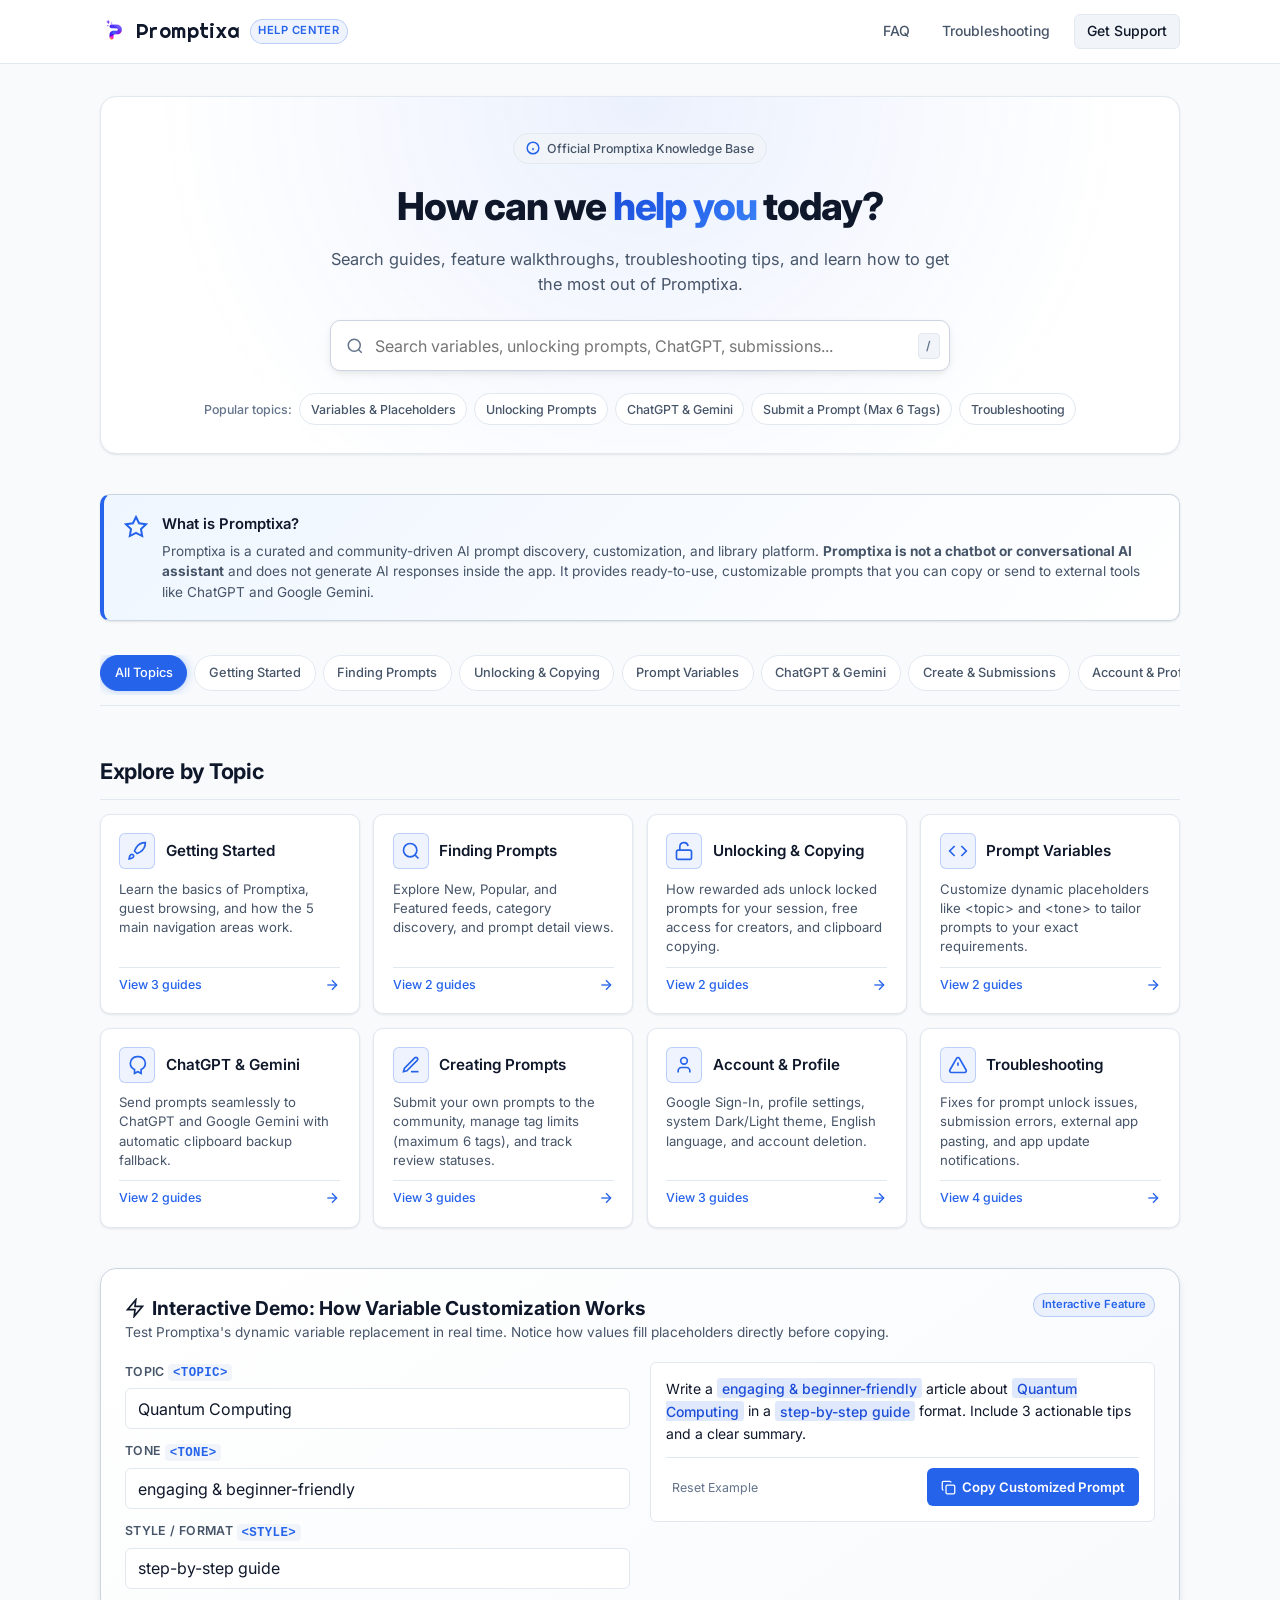
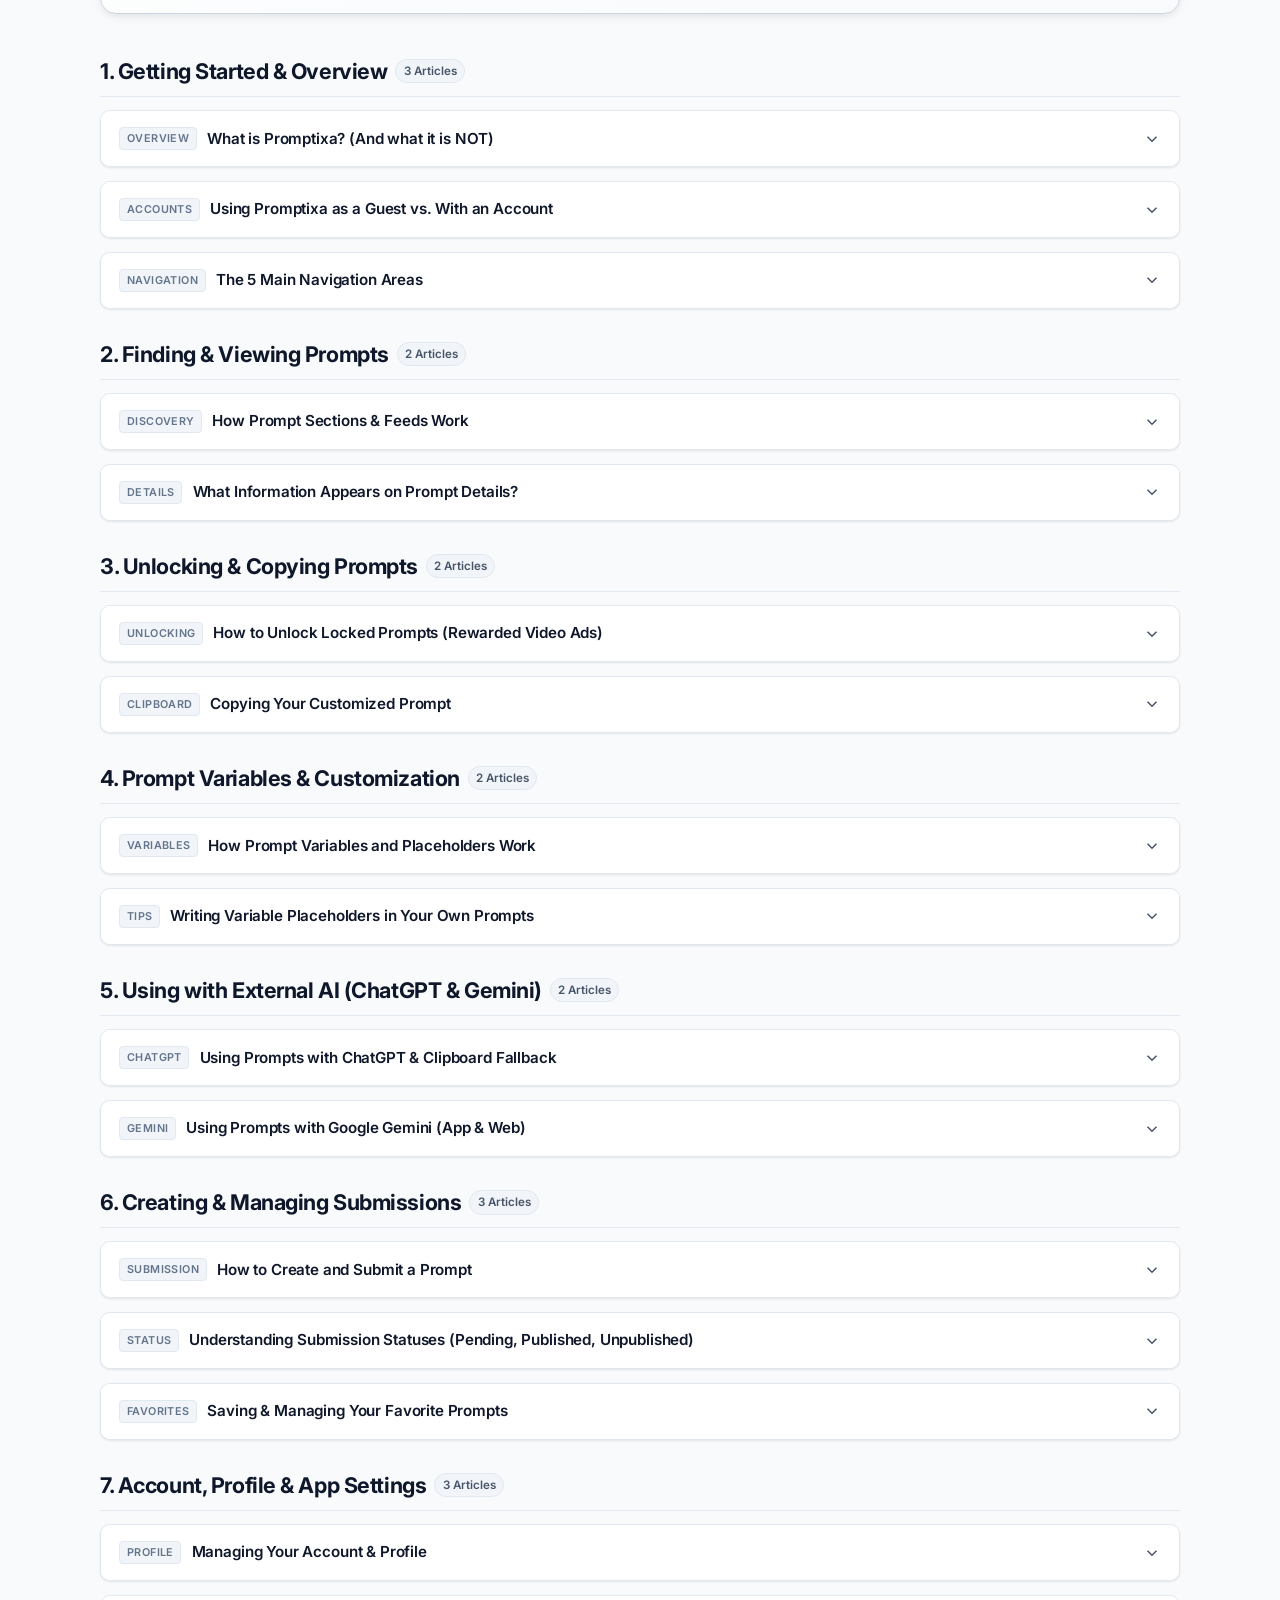
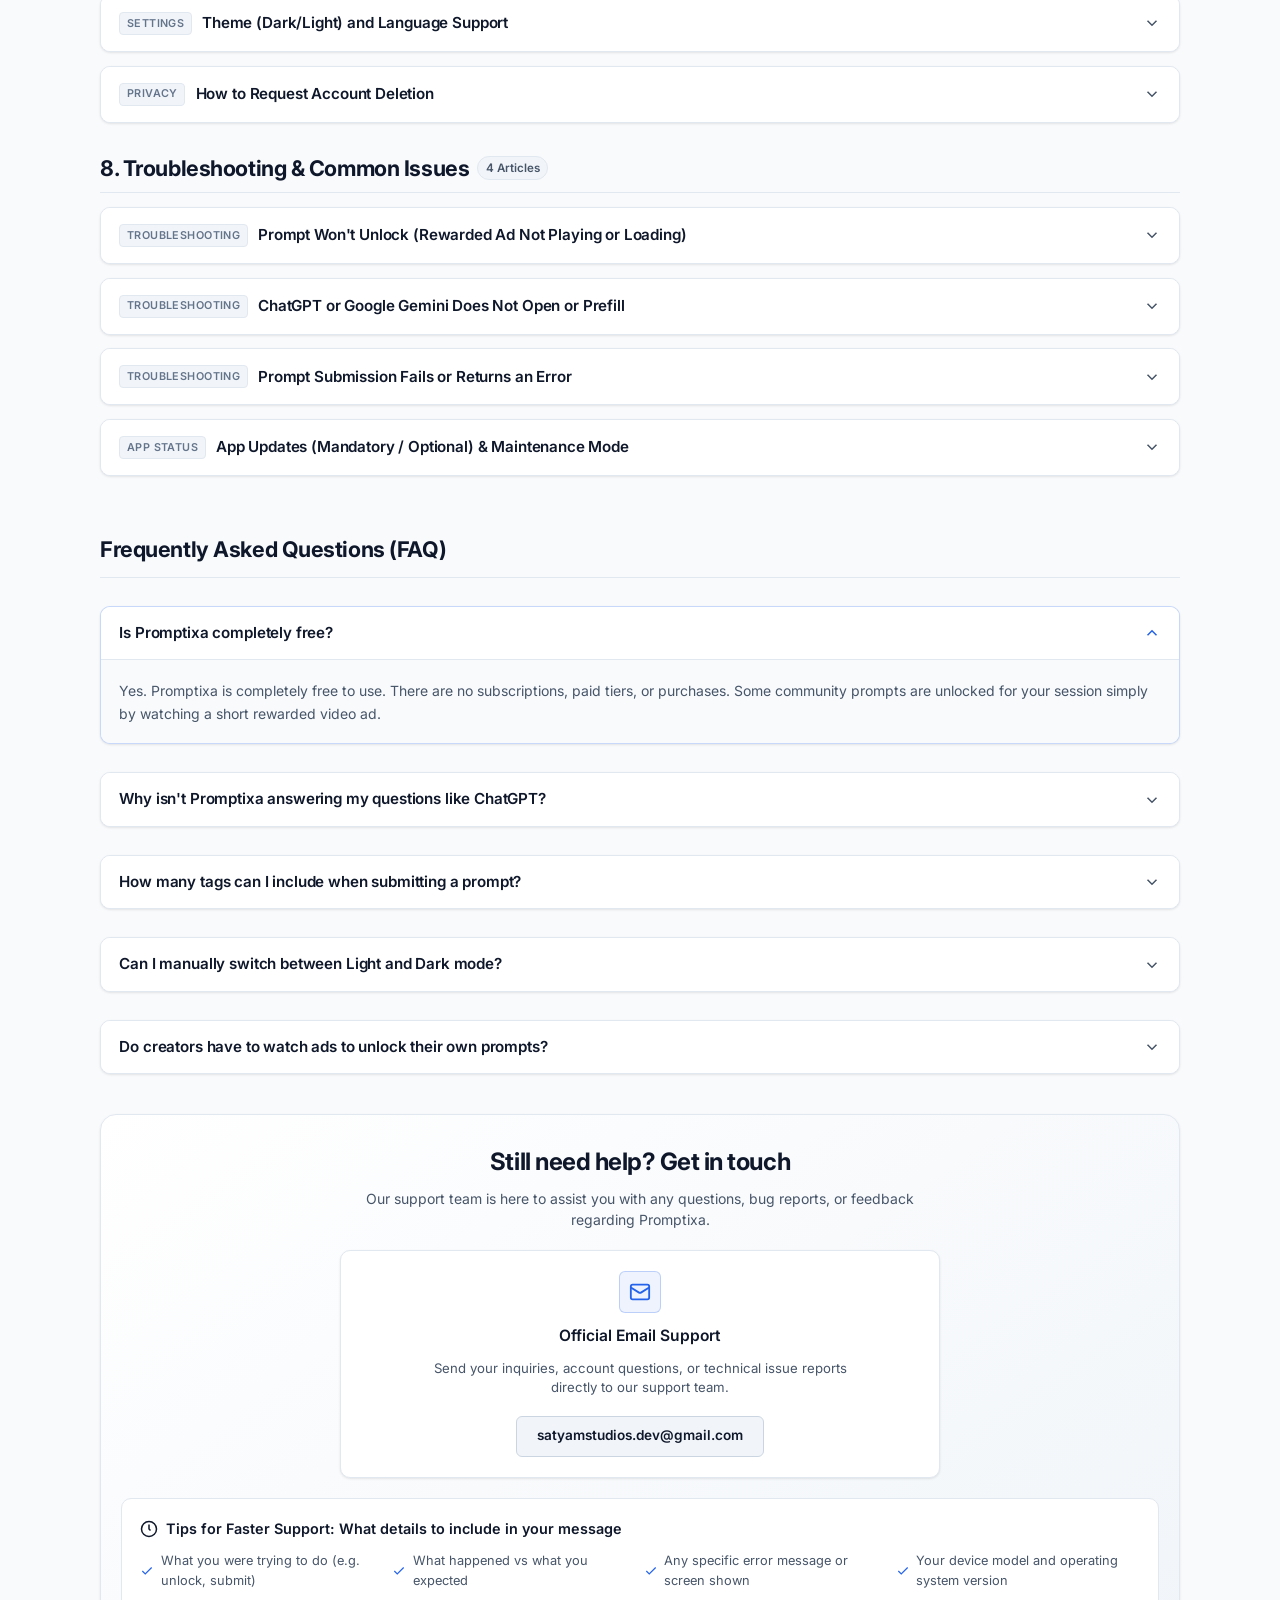
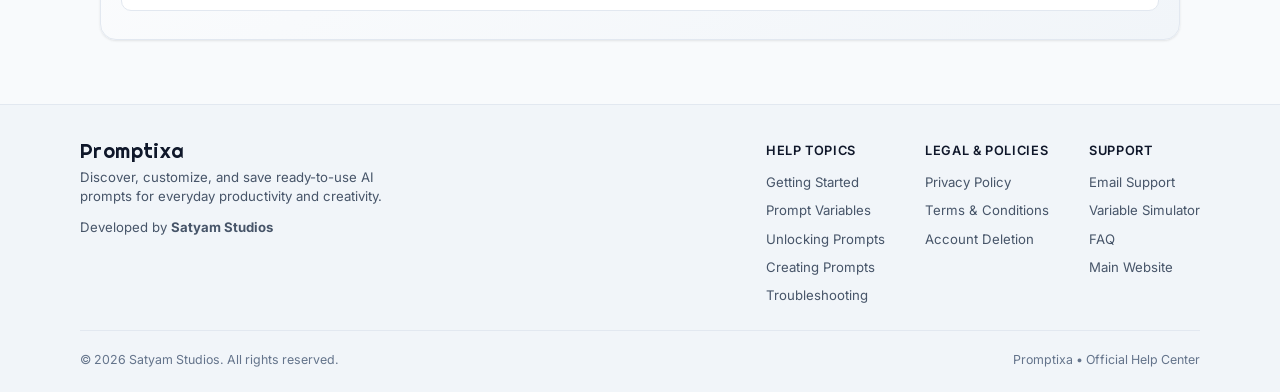
<file: help/index.html>
<!DOCTYPE html>
<html lang="en">
<head>
  <meta charset="UTF-8">
  <meta name="viewport" content="width=device-width, initial-scale=1.0, maximum-scale=5.0">
  <title>Help Center | Promptixa: AI Prompt Community</title>
  <meta name="description" content="Official Help Center for Promptixa: AI Prompt Community. Find guides on discovering prompts, customizing variables, unlocking prompts, using ChatGPT and Gemini, submissions, and troubleshooting.">
  <meta name="keywords" content="Promptixa, AI Prompt Community, Promptixa help, Promptixa support, Promptixa guides, AI prompts help, Promptixa FAQ">
  <meta name="author" content="Satyam Studios">
  <meta name="theme-color" media="(prefers-color-scheme: dark)" content="#090e1a">
  <meta name="theme-color" media="(prefers-color-scheme: light)" content="#f8fafc">
  <meta name="color-scheme" content="dark light">
  <meta name="apple-mobile-web-app-capable" content="yes">
  <meta name="mobile-web-app-capable" content="yes">
  <meta name="format-detection" content="telephone=no">
  <link rel="canonical" href="https://satyam-gawali.github.io/promptixa-web/help/">

  <!-- Open Graph / Social Meta -->
  <meta property="og:title" content="Help Center | Promptixa: AI Prompt Community">
  <meta property="og:description" content="Learn how to discover, customize, unlock, and manage AI prompts with Promptixa.">
  <meta property="og:url" content="https://satyam-gawali.github.io/promptixa-web/help/">
  <meta property="og:type" content="website">
  <meta property="og:site_name" content="Promptixa: AI Prompt Community">
  <meta name="twitter:card" content="summary_large_image">
  <meta name="twitter:title" content="Help Center | Promptixa: AI Prompt Community">
  <meta name="twitter:description" content="Official guides, feature explanations, FAQs, and support for Promptixa.">

  <!-- Favicons -->
  <link rel="icon" href="../assets/icons/favicon.ico" sizes="any">
  <link rel="icon" href="../assets/icons/favicon.svg" type="image/svg+xml">
  <link rel="icon" href="../assets/icons/favicon-96x96.png" type="image/png" sizes="96x96">
  <link rel="apple-touch-icon" href="../assets/icons/apple-touch-icon.png">
  <link rel="manifest" href="../assets/icons/site.webmanifest">

  <!-- Structured Data -->
  <script type="application/ld+json">
  {
    "@context": "https://schema.org",
    "@type": "HelpCenter",
    "name": "Promptixa Help Center",
    "url": "https://satyam-gawali.github.io/promptixa-web/help/",
    "publisher": {
      "@type": "Organization",
      "name": "Satyam Studios",
      "email": "satyamstudios.dev@gmail.com"
    }
  }
  </script>

  <!-- Typography & Styles -->
  <link rel="preconnect" href="https://fonts.googleapis.com">
  <link rel="preconnect" href="https://fonts.gstatic.com" crossorigin>
  <link href="https://fonts.googleapis.com/css2?family=Inter:wght@300;400;500;600;700;800&family=Righteous&display=swap" rel="stylesheet">
  <link rel="stylesheet" href="css/help.css">
</head>
<body>

  <!-- Site Navigation Header -->
  <header class="site-header">
    <div class="header-container">
      <div class="brand">
        <a href="../index.html" class="brand-link">
          <img src="../assets/icons/favicon-96x96.png" alt="Promptixa Logo" class="brand-logo-icon">
          <span class="brand-name">Promptixa</span>
        </a>
        <span class="brand-badge">Help Center</span>
      </div>
      <nav class="site-nav">
        <a href="#faq">FAQ</a>
        <a href="#troubleshooting">Troubleshooting</a>
        <a href="#contact" class="nav-cta-btn">Get Support</a>
      </nav>
    </div>
  </header>

  <!-- Main Content Area -->
  <main class="help-main">

    <!-- Hero Search Section -->
    <section class="help-hero">
      <div class="hero-pill">
        <svg width="14" height="14" viewBox="0 0 24 24" fill="none" stroke="currentColor" stroke-width="2.5"><circle cx="12" cy="12" r="10"/><path d="M12 16v-4"/><path d="M12 8h.01"/></svg>
        Official Promptixa Knowledge Base
      </div>
      <h1>How can we <span class="gradient-text">help you</span> today?</h1>
      <p>Search guides, feature walkthroughs, troubleshooting tips, and learn how to get the most out of Promptixa.</p>

      <!-- Instant Live Search Bar -->
      <div class="search-wrapper">
        <div class="search-input-container">
          <svg class="search-icon" viewBox="0 0 24 24" fill="none" stroke="currentColor" stroke-width="2">
            <circle cx="11" cy="11" r="8"></circle>
            <line x1="21" y1="21" x2="16.65" y2="16.65"></line>
          </svg>
          <input 
            type="search" 
            id="helpSearchInput" 
            class="help-search-input" 
            placeholder="Search variables, unlocking prompts, ChatGPT, submissions..." 
            aria-label="Search Help Center"
            autocomplete="off"
          >
          <div class="search-controls">
            <button type="button" id="clearSearchBtn" class="clear-search-btn" title="Clear search" aria-label="Clear search">
              <svg width="16" height="16" viewBox="0 0 24 24" fill="none" stroke="currentColor" stroke-width="2"><line x1="18" y1="6" x2="6" y2="18"/><line x1="6" y1="6" x2="18" y2="18"/></svg>
            </button>
            <span class="search-shortcut-badge" title="Press '/' to focus">/</span>
          </div>
        </div>
      </div>

      <!-- Quick Search Suggestions -->
      <div class="quick-tags">
        <span class="quick-tag-label">Popular topics:</span>
        <button type="button" class="quick-tag-btn" data-query="variables">Variables & Placeholders</button>
        <button type="button" class="quick-tag-btn" data-query="unlock">Unlocking Prompts</button>
        <button type="button" class="quick-tag-btn" data-query="chatgpt">ChatGPT & Gemini</button>
        <button type="button" class="quick-tag-btn" data-query="submit">Submit a Prompt (Max 6 Tags)</button>
        <button type="button" class="quick-tag-btn" data-query="troubleshoot">Troubleshooting</button>
      </div>
    </section>

    <!-- Essential Clarification Banner -->
    <div class="notice-card">
      <div class="notice-icon">
        <svg width="24" height="24" viewBox="0 0 24 24" fill="none" stroke="currentColor" stroke-width="2"><polygon points="12 2 15.09 8.26 22 9.27 17 14.14 18.18 21.02 12 17.77 5.82 21.02 7 14.14 2 9.27 8.91 8.26 12 2"/></svg>
      </div>
      <div class="notice-content">
        <h4>What is Promptixa?</h4>
        <p>Promptixa is a curated and community-driven AI prompt discovery, customization, and library platform. <strong>Promptixa is not a chatbot or conversational AI assistant</strong> and does not generate AI responses inside the app. It provides ready-to-use, customizable prompts that you can copy or send to external tools like ChatGPT and Google Gemini.</p>
      </div>
    </div>

    <!-- Search Results Bar Indicator -->
    <div id="searchResultsBar" class="search-results-indicator">
      <span>Showing <strong id="searchCount">0</strong> matching articles for <strong id="searchQueryDisplay">""</strong></span>
      <button type="button" id="resetFilterLink" class="reset-filter-link">Clear Filter & Show All</button>
    </div>

    <!-- Category Filter Tabs -->
    <div class="category-nav-wrapper">
      <div class="category-tabs" role="tablist">
        <button type="button" class="cat-tab-btn active" data-category="all" role="tab">All Topics</button>
        <button type="button" class="cat-tab-btn" data-category="getting-started" role="tab">Getting Started</button>
        <button type="button" class="cat-tab-btn" data-category="discovering-prompts" role="tab">Finding Prompts</button>
        <button type="button" class="cat-tab-btn" data-category="unlocking-copying" role="tab">Unlocking & Copying</button>
        <button type="button" class="cat-tab-btn" data-category="variables" role="tab">Prompt Variables</button>
        <button type="button" class="cat-tab-btn" data-category="external-ai" role="tab">ChatGPT & Gemini</button>
        <button type="button" class="cat-tab-btn" data-category="submissions" role="tab">Create & Submissions</button>
        <button type="button" class="cat-tab-btn" data-category="account" role="tab">Account & Profile</button>
        <button type="button" class="cat-tab-btn" data-category="troubleshooting" role="tab">Troubleshooting</button>
      </div>
    </div>

    <!-- Category Overview Card Grid -->
    <section class="topic-grid-section">
      <div class="section-title-wrap">
        <h2>Explore by Topic</h2>
      </div>
      <div class="topic-grid">

        <a href="#getting-started" class="topic-card" data-topic="getting-started" role="button">
          <div class="topic-card-header">
            <div class="topic-icon-wrap">
              <svg width="20" height="20" viewBox="0 0 24 24" fill="none" stroke="currentColor" stroke-width="2"><path d="M4.5 16.5c-1.5 1.26-2 5-2 5s3.74-.5 5-2c.71-.84.7-2.13-.09-2.91a2.18 2.18 0 0 0-2.91-.09z"/><path d="m12 15-3-3a22 22 0 0 1 2-3.95A12.88 12.88 0 0 1 22 2c0 2.72-.78 7.5-6 11a22.35 22.35 0 0 1-4 2z"/></svg>
            </div>
            <h3>Getting Started</h3>
          </div>
          <p>Learn the basics of Promptixa, guest browsing, and how the 5 main navigation areas work.</p>
          <div class="topic-card-footer">
            <span class="topic-guide-count">View 3 guides</span>
            <svg width="16" height="16" viewBox="0 0 24 24" fill="none" stroke="currentColor" stroke-width="2"><path d="M5 12h14"/><path d="m12 5 7 7-7 7"/></svg>
          </div>
        </a>

        <a href="#discovering-prompts" class="topic-card" data-topic="discovering-prompts" role="button">
          <div class="topic-card-header">
            <div class="topic-icon-wrap">
              <svg width="20" height="20" viewBox="0 0 24 24" fill="none" stroke="currentColor" stroke-width="2"><circle cx="11" cy="11" r="8"/><line x1="21" y1="21" x2="16.65" y2="16.65"/></svg>
            </div>
            <h3>Finding Prompts</h3>
          </div>
          <p>Explore New, Popular, and Featured feeds, category discovery, and prompt detail views.</p>
          <div class="topic-card-footer">
            <span class="topic-guide-count">View 2 guides</span>
            <svg width="16" height="16" viewBox="0 0 24 24" fill="none" stroke="currentColor" stroke-width="2"><path d="M5 12h14"/><path d="m12 5 7 7-7 7"/></svg>
          </div>
        </a>

        <a href="#unlocking-copying" class="topic-card" data-topic="unlocking-copying" role="button">
          <div class="topic-card-header">
            <div class="topic-icon-wrap">
              <svg width="20" height="20" viewBox="0 0 24 24" fill="none" stroke="currentColor" stroke-width="2"><rect width="18" height="11" x="3" y="11" rx="2" ry="2"/><path d="M7 11V7a5 5 0 0 1 9.9-1"/></svg>
            </div>
            <h3>Unlocking & Copying</h3>
          </div>
          <p>How rewarded ads unlock locked prompts for your session, free access for creators, and clipboard copying.</p>
          <div class="topic-card-footer">
            <span class="topic-guide-count">View 2 guides</span>
            <svg width="16" height="16" viewBox="0 0 24 24" fill="none" stroke="currentColor" stroke-width="2"><path d="M5 12h14"/><path d="m12 5 7 7-7 7"/></svg>
          </div>
        </a>

        <a href="#variables" class="topic-card" data-topic="variables" role="button">
          <div class="topic-card-header">
            <div class="topic-icon-wrap">
              <svg width="20" height="20" viewBox="0 0 24 24" fill="none" stroke="currentColor" stroke-width="2"><polyline points="16 18 22 12 16 6"/><polyline points="8 6 2 12 8 18"/></svg>
            </div>
            <h3>Prompt Variables</h3>
          </div>
          <p>Customize dynamic placeholders like &lt;topic&gt; and &lt;tone&gt; to tailor prompts to your exact requirements.</p>
          <div class="topic-card-footer">
            <span class="topic-guide-count">View 2 guides</span>
            <svg width="16" height="16" viewBox="0 0 24 24" fill="none" stroke="currentColor" stroke-width="2"><path d="M5 12h14"/><path d="m12 5 7 7-7 7"/></svg>
          </div>
        </a>

        <a href="#external-ai" class="topic-card" data-topic="external-ai" role="button">
          <div class="topic-card-header">
            <div class="topic-icon-wrap">
              <svg width="20" height="20" viewBox="0 0 24 24" fill="none" stroke="currentColor" stroke-width="2"><path d="M12 2a8 8 0 0 0-8 8c0 3.37 2.1 6.25 5.09 7.36L9 22l4-2 4 2-.09-4.64C19.9 16.25 22 13.37 22 10a8 8 0 0 0-8-8z"/></svg>
            </div>
            <h3>ChatGPT & Gemini</h3>
          </div>
          <p>Send prompts seamlessly to ChatGPT and Google Gemini with automatic clipboard backup fallback.</p>
          <div class="topic-card-footer">
            <span class="topic-guide-count">View 2 guides</span>
            <svg width="16" height="16" viewBox="0 0 24 24" fill="none" stroke="currentColor" stroke-width="2"><path d="M5 12h14"/><path d="m12 5 7 7-7 7"/></svg>
          </div>
        </a>

        <a href="#submissions" class="topic-card" data-topic="submissions" role="button">
          <div class="topic-card-header">
            <div class="topic-icon-wrap">
              <svg width="20" height="20" viewBox="0 0 24 24" fill="none" stroke="currentColor" stroke-width="2"><path d="M12 20h9"/><path d="M16.5 3.5a2.12 2.12 0 0 1 3 3L7 19l-4 1 1-4Z"/></svg>
            </div>
            <h3>Creating Prompts</h3>
          </div>
          <p>Submit your own prompts to the community, manage tag limits (maximum 6 tags), and track review statuses.</p>
          <div class="topic-card-footer">
            <span class="topic-guide-count">View 3 guides</span>
            <svg width="16" height="16" viewBox="0 0 24 24" fill="none" stroke="currentColor" stroke-width="2"><path d="M5 12h14"/><path d="m12 5 7 7-7 7"/></svg>
          </div>
        </a>

        <a href="#account" class="topic-card" data-topic="account" role="button">
          <div class="topic-card-header">
            <div class="topic-icon-wrap">
              <svg width="20" height="20" viewBox="0 0 24 24" fill="none" stroke="currentColor" stroke-width="2"><path d="M19 21v-2a4 4 0 0 0-4-4H9a4 4 0 0 0-4 4v2"/><circle cx="12" cy="7" r="4"/></svg>
            </div>
            <h3>Account & Profile</h3>
          </div>
          <p>Google Sign-In, profile settings, system Dark/Light theme, English language, and account deletion.</p>
          <div class="topic-card-footer">
            <span class="topic-guide-count">View 3 guides</span>
            <svg width="16" height="16" viewBox="0 0 24 24" fill="none" stroke="currentColor" stroke-width="2"><path d="M5 12h14"/><path d="m12 5 7 7-7 7"/></svg>
          </div>
        </a>

        <a href="#troubleshooting" class="topic-card" data-topic="troubleshooting" role="button">
          <div class="topic-card-header">
            <div class="topic-icon-wrap">
              <svg width="20" height="20" viewBox="0 0 24 24" fill="none" stroke="currentColor" stroke-width="2"><path d="m21.73 18-8-14a2 2 0 0 0-3.48 0l-8 14A2 2 0 0 0 4 21h16a2 2 0 0 0 1.73-3Z"/><line x1="12" y1="9" x2="12" y2="13"/><line x1="12" y1="17" x2="12.01" y2="17"/></svg>
            </div>
            <h3>Troubleshooting</h3>
          </div>
          <p>Fixes for prompt unlock issues, submission errors, external app pasting, and app update notifications.</p>
          <div class="topic-card-footer">
            <span class="topic-guide-count">View 4 guides</span>
            <svg width="16" height="16" viewBox="0 0 24 24" fill="none" stroke="currentColor" stroke-width="2"><path d="M5 12h14"/><path d="m12 5 7 7-7 7"/></svg>
          </div>
        </a>

      </div>
    </section>

    <!-- Interactive Variable Simulator Widget -->
    <section id="simulator" class="simulator-card">
      <div class="simulator-header">
        <div>
          <h3>
            <svg width="20" height="20" viewBox="0 0 24 24" fill="none" stroke="currentColor" stroke-width="2"><polygon points="13 2 3 14 12 14 11 22 21 10 12 10 13 2"/></svg>
            Interactive Demo: How Variable Customization Works
          </h3>
          <p>Test Promptixa's dynamic variable replacement in real time. Notice how values fill placeholders directly before copying.</p>
        </div>
        <span class="simulator-badge">Interactive Feature</span>
      </div>

      <div class="simulator-body">
        <div class="sim-input-column">
          <div class="sim-field-group">
            <label for="simTopic">Topic <code>&lt;topic&gt;</code></label>
            <input type="text" id="simTopic" class="sim-input" value="Quantum Computing" placeholder="e.g. Email Marketing, Machine Learning">
          </div>
          <div class="sim-field-group">
            <label for="simTone">Tone <code>&lt;tone&gt;</code></label>
            <input type="text" id="simTone" class="sim-input" value="engaging & beginner-friendly" placeholder="e.g. professional, humorous, persuasive">
          </div>
          <div class="sim-field-group">
            <label for="simStyle">Style / Format <code>&lt;style&gt;</code></label>
            <input type="text" id="simStyle" class="sim-input" value="step-by-step guide" placeholder="e.g. executive summary, bullet points">
          </div>
        </div>

        <div class="sim-preview-column">
          <div class="sim-preview-box">
            <div class="sim-preview-text" id="simPreviewOutput">
              <!-- Live preview inserted here -->
            </div>
            <div class="sim-actions">
              <button id="simResetBtn" class="sim-btn-reset" type="button">Reset Example</button>
              <button id="simCopyBtn" class="sim-btn-copy" type="button">
                <svg width="15" height="15" viewBox="0 0 24 24" fill="none" stroke="currentColor" stroke-width="2"><rect width="14" height="14" x="8" y="8" rx="2" ry="2"/><path d="M4 16c-1.1 0-2-.9-2-2V4c0-1.1.9-2 2-2h10c1.1 0 2 .9 2 2"/></svg>
                Copy Customized Prompt
              </button>
            </div>
          </div>
        </div>
      </div>
    </section>

    <!-- Comprehensive Knowledge Base Articles & Accordions -->
    <section class="articles-section">

      <!-- SECTION 1: GETTING STARTED & OVERVIEW -->
      <div id="getting-started" class="article-category-block" data-topic="getting-started" data-category="getting-started">
        <div class="category-block-header">
          <h2>1. Getting Started & Overview</h2>
          <span class="category-badge-count">3 Articles</span>
        </div>

        <!-- Article 1.1 -->
        <details id="what-is-promptixa" class="article-accordion" data-topic="getting-started" data-category="getting-started discovering-prompts unlocking-copying variables external-ai submissions" data-keywords="what is promptixa chatbot conversational ai prompt library features">
          <summary class="article-header">
            <div class="article-title-wrap">
              <span class="article-topic-tag">Overview</span>
              <h3>What is Promptixa? (And what it is NOT)</h3>
            </div>
            <svg class="article-expand-icon" viewBox="0 0 24 24" fill="none" stroke="currentColor" stroke-width="2"><polyline points="6 9 12 15 18 9"/></svg>
          </summary>
          <div class="article-body">
            <p><strong>Promptixa</strong> is a curated and community-driven AI prompt discovery, customization, and library platform. It is designed to help you quickly discover high-quality prompts, customize them with your own details, and use them with external AI tools.</p>
            
            <h4>What You Can Do on Promptixa:</h4>
            <ul>
              <li><strong>Discover AI Prompts:</strong> Browse curated prompts across multiple domains and categories.</li>
              <li><strong>Explore Feeds:</strong> Discover prompts in <em>New</em>, <em>Popular</em>, and <em>Featured</em> sections.</li>
              <li><strong>Customize Prompts:</strong> Fill in customizable variables/placeholders (such as <code>&lt;topic&gt;</code>, <code>&lt;style&gt;</code>, <code>&lt;tone&gt;</code>) to tailor prompts to your specific needs.</li>
              <li><strong>Unlock Prompts:</strong> Unlock locked community prompts for your session by watching a rewarded ad.</li>
              <li><strong>Copy & Export:</strong> Copy final customized prompts directly to your device clipboard.</li>
              <li><strong>Launch in External AI:</strong> One-tap transfer to ChatGPT and Google Gemini.</li>
              <li><strong>Save Favorites:</strong> Bookmark favorite prompts to your personal collection (requires sign-in).</li>
              <li><strong>Submit Prompts:</strong> Share your own creative prompts with the community and track their status.</li>
            </ul>

            <div class="callout warning">
              <svg class="callout-icon" width="18" height="18" viewBox="0 0 24 24" fill="none" stroke="currentColor" stroke-width="2"><circle cx="12" cy="12" r="10"/><line x1="12" y1="8" x2="12" y2="12"/><line x1="12" y1="16" x2="12.01" y2="16"/></svg>
              <div>
                <strong>Important: Promptixa is NOT a Chatbot</strong><br>
                Promptixa does NOT generate conversational AI responses or act as an AI assistant inside the app. Promptixa is purely a prompt discovery and management library. To generate AI answers, you copy or send your prompts to dedicated AI services like ChatGPT or Google Gemini.
              </div>
            </div>
          </div>
        </details>

        <!-- Article 1.2 -->
        <details id="guest-vs-account" class="article-accordion" data-topic="getting-started" data-category="getting-started discovering-prompts unlocking-copying variables external-ai submissions account" data-keywords="guest account google sign in login anonymous explore favorites create">
          <summary class="article-header">
            <div class="article-title-wrap">
              <span class="article-topic-tag">Accounts</span>
              <h3>Using Promptixa as a Guest vs. With an Account</h3>
            </div>
            <svg class="article-expand-icon" viewBox="0 0 24 24" fill="none" stroke="currentColor" stroke-width="2"><polyline points="6 9 12 15 18 9"/></svg>
          </summary>
          <div class="article-body">
            <p>You can use many of Promptixa's core features immediately without creating an account or signing in. Signing in is only required when you want to save personal favorites or submit prompts to the community.</p>

            <div class="table-responsive">
              <table class="comparison-table">
                <thead>
                  <tr>
                    <th>Feature / Capability</th>
                    <th>Guest User</th>
                    <th>Signed-in User (Google)</th>
                  </tr>
                </thead>
                <tbody>
                  <tr>
                    <td>Browse Home (New, Popular, Featured)</td>
                    <td><span class="badge-yes">✓ Yes</span></td>
                    <td><span class="badge-yes">✓ Yes</span></td>
                  </tr>
                  <tr>
                    <td>Explore all Categories</td>
                    <td><span class="badge-yes">✓ Yes</span></td>
                    <td><span class="badge-yes">✓ Yes</span></td>
                  </tr>
                  <tr>
                    <td>View Prompt Details & Preview Images</td>
                    <td><span class="badge-yes">✓ Yes</span></td>
                    <td><span class="badge-yes">✓ Yes</span></td>
                  </tr>
                  <tr>
                    <td>Unlock Prompts via Rewarded Ads</td>
                    <td><span class="badge-yes">✓ Yes</span></td>
                    <td><span class="badge-yes">✓ Yes</span></td>
                  </tr>
                  <tr>
                    <td>Customize Prompt Variables & Copy</td>
                    <td><span class="badge-yes">✓ Yes</span></td>
                    <td><span class="badge-yes">✓ Yes</span></td>
                  </tr>
                  <tr>
                    <td>Open with ChatGPT / Gemini</td>
                    <td><span class="badge-yes">✓ Yes</span></td>
                    <td><span class="badge-yes">✓ Yes</span></td>
                  </tr>
                  <tr>
                    <td>Share Prompt Links</td>
                    <td><span class="badge-yes">✓ Yes</span></td>
                    <td><span class="badge-yes">✓ Yes</span></td>
                  </tr>
                  <tr>
                    <td>Save Prompts to Favorites</td>
                    <td><span class="badge-no">✕ Sign-in required</span></td>
                    <td><span class="badge-yes">✓ Yes</span></td>
                  </tr>
                  <tr>
                    <td>Submit New Prompts</td>
                    <td><span class="badge-no">✕ Sign-in required</span></td>
                    <td><span class="badge-yes">✓ Yes</span></td>
                  </tr>
                  <tr>
                    <td>Manage My Submissions</td>
                    <td><span class="badge-no">✕ Sign-in required</span></td>
                    <td><span class="badge-yes">✓ Yes</span></td>
                  </tr>
                </tbody>
              </table>
            </div>

            <div class="callout info">
              <svg class="callout-icon" width="18" height="18" viewBox="0 0 24 24" fill="none" stroke="currentColor" stroke-width="2"><circle cx="12" cy="12" r="10"/><line x1="12" y1="16" x2="12" y2="12"/><line x1="12" y1="8" x2="12.01" y2="8"/></svg>
              <div>
                <strong>Google Sign-In:</strong> Promptixa exclusively uses <strong>Google Sign-In</strong>. There are no separate email/password or phone number logins. You can sign in at any time from the <strong>Profile</strong> tab.
              </div>
            </div>
          </div>
        </details>

        <!-- Article 1.3 -->
        <details id="main-navigation-areas" class="article-accordion" data-topic="getting-started" data-category="getting-started discovering-prompts submissions account" data-keywords="navigation tabs home explore create favorites profile layout">
          <summary class="article-header">
            <div class="article-title-wrap">
              <span class="article-topic-tag">Navigation</span>
              <h3>The 5 Main Navigation Areas</h3>
            </div>
            <svg class="article-expand-icon" viewBox="0 0 24 24" fill="none" stroke="currentColor" stroke-width="2"><polyline points="6 9 12 15 18 9"/></svg>
          </summary>
          <div class="article-body">
            <p>Promptixa is organized into 5 primary tabs accessible from the main navigation bar:</p>
            
            <ul class="steps-list">
              <li>
                <div class="step-number">1</div>
                <div>
                  <strong>Home:</strong> Discover prompts grouped by <em>New</em> (ordered by creation date), <em>Popular</em> (ordered by favorite count), and curated <em>Featured</em> prompts.
                </div>
              </li>
              <li>
                <div class="step-number">2</div>
                <div>
                  <strong>Explore:</strong> Browse all available prompt categories (e.g., Coding, Writing, Productivity, Image Generation) to find prompts for your specific domain.
                </div>
              </li>
              <li>
                <div class="step-number">3</div>
                <div>
                  <strong>Create:</strong> Submit your own creative prompts to the Promptixa community with customizable variable placeholders.
                </div>
              </li>
              <li>
                <div class="step-number">4</div>
                <div>
                  <strong>Favorites:</strong> Your private bookmarked collection of prompts for quick access (requires Google Sign-In).
                </div>
              </li>
              <li>
                <div class="step-number">5</div>
                <div>
                  <strong>Profile:</strong> Access your Google account details, creator status, My Submissions dashboard, app info, legal policies, and Sign Out.
                </div>
              </li>
            </ul>
          </div>
        </details>

      </div>

      <!-- SECTION 2: FINDING & VIEWING PROMPTS -->
      <div id="discovering-prompts" class="article-category-block" data-topic="discovering-prompts" data-category="discovering-prompts">
        <div class="category-block-header">
          <h2>2. Finding & Viewing Prompts</h2>
          <span class="category-badge-count">2 Articles</span>
        </div>

        <!-- Article 2.1 -->
        <details id="finding-prompts" class="article-accordion" data-topic="discovering-prompts" data-category="discovering-prompts getting-started" data-keywords="new popular featured categories search filter sort date favorites count">
          <summary class="article-header">
            <div class="article-title-wrap">
              <span class="article-topic-tag">Discovery</span>
              <h3>How Prompt Sections & Feeds Work</h3>
            </div>
            <svg class="article-expand-icon" viewBox="0 0 24 24" fill="none" stroke="currentColor" stroke-width="2"><polyline points="6 9 12 15 18 9"/></svg>
          </summary>
          <div class="article-body">
            <p>Promptixa provides several discovery sections to help you find the right prompt quickly:</p>
            <ul>
              <li><strong>New:</strong> Displays the latest prompts published to Promptixa, ordered by their creation date.</li>
              <li><strong>Popular:</strong> Prompts marked as popular, ordered by the total number of times users have favorited them.</li>
              <li><strong>Featured:</strong> High-quality prompts hand-selected as featured content.</li>
              <li><strong>Categories (Explore):</strong> Allows you to browse prompts organized by topic or use case. Tapping a category displays all prompts belonging to it.</li>
            </ul>

            <div class="callout tip">
              <svg class="callout-icon" width="18" height="18" viewBox="0 0 24 24" fill="none" stroke="currentColor" stroke-width="2"><path d="M12 2v4"/><path d="M12 18v4"/><path d="M4.93 4.93l2.83 2.83"/><path d="M16.24 16.24l2.83 2.83"/><path d="M2 12h4"/><path d="M18 12h4"/><path d="M4.93 19.07l2.83-2.83"/><path d="M16.24 7.76l2.83-2.83"/></svg>
              <div>
                <strong>Notice regarding daily feeds:</strong> Promptixa does not include a "Prompt of the Day" feature. Prompts are organized dynamically into New, Popular, Featured, and Category feeds.
              </div>
            </div>
          </div>
        </details>

        <!-- Article 2.2 -->
        <details id="prompt-details-breakdown" class="article-accordion" data-topic="discovering-prompts" data-category="discovering-prompts variables unlocking-copying" data-keywords="prompt details preview image title description tags creator actions copy share">
          <summary class="article-header">
            <div class="article-title-wrap">
              <span class="article-topic-tag">Details</span>
              <h3>What Information Appears on Prompt Details?</h3>
            </div>
            <svg class="article-expand-icon" viewBox="0 0 24 24" fill="none" stroke="currentColor" stroke-width="2"><polyline points="6 9 12 15 18 9"/></svg>
          </summary>
          <div class="article-body">
            <p>When you tap on any prompt card, the Prompt Details view opens with complete information:</p>
            <ul>
              <li><strong>High-Resolution Preview Image:</strong> An illustrative visual representing the prompt or its intended output.</li>
              <li><strong>Title & Description:</strong> A clear summary explaining what the prompt does and how to use it.</li>
              <li><strong>Category & Tags:</strong> Category classification and relevant tags (up to 6 tags per prompt).</li>
              <li><strong>Creator Information:</strong> Attribution showing the community creator who submitted the prompt.</li>
              <li><strong>Prompt Content:</strong> The full text of the prompt, including any customizable placeholders.</li>
              <li><strong>Variable Customization Fields:</strong> Input boxes under "Customize Variables:" when the prompt has variables.</li>
              <li><strong>Action Buttons:</strong> <em>Copy Prompt</em>, <em>ChatGPT</em>, <em>Gemini</em>, <em>Favorite (Heart)</em>, and <em>Share</em>.</li>
            </ul>

            <div class="callout info">
              <svg class="callout-icon" width="18" height="18" viewBox="0 0 24 24" fill="none" stroke="currentColor" stroke-width="2"><circle cx="12" cy="12" r="10"/><line x1="12" y1="16" x2="12" y2="12"/><line x1="12" y1="8" x2="12.01" y2="8"/></svg>
              <div>
                <strong>Prompt & Thumbnail Notice:</strong><br>
                Prompt thumbnails are visual examples provided by community creators. The actual result may differ depending on the AI tool and model used.<br><br>
                Promptixa provides prompts for use with AI tools. Results may vary depending on the AI tool and model. Please review AI-generated results before relying on them.
              </div>
            </div>
          </div>
        </details>

      </div>

      <!-- SECTION 3: UNLOCKING & COPYING PROMPTS -->
      <div id="unlocking-copying" class="article-category-block" data-topic="unlocking-copying" data-category="unlocking-copying">
        <div class="category-block-header">
          <h2>3. Unlocking & Copying Prompts</h2>
          <span class="category-badge-count">2 Articles</span>
        </div>

        <!-- Article 3.1 -->
        <details id="how-unlocking-works" class="article-accordion" data-topic="unlocking-copying" data-category="unlocking-copying getting-started" data-keywords="locked prompts unlock rewarded ad copy video session creator free">
          <summary class="article-header">
            <div class="article-title-wrap">
              <span class="article-topic-tag">Unlocking</span>
              <h3>How to Unlock Locked Prompts (Rewarded Video Ads)</h3>
            </div>
            <svg class="article-expand-icon" viewBox="0 0 24 24" fill="none" stroke="currentColor" stroke-width="2"><polyline points="6 9 12 15 18 9"/></svg>
          </summary>
          <div class="article-body">
            <p>Some prompts on Promptixa are locked for regular users. Promptixa is completely free to use — <strong>prompts are never sold, there are no subscriptions, and you never purchase individual prompts</strong>. Instead, locked prompts are unlocked via rewarded video ads.</p>

            <h4>Step-by-step: How to Unlock a Prompt</h4>
            <ol class="steps-list">
              <li>
                <div class="step-number">1</div>
                <div>Open the locked prompt to view its details.</div>
              </li>
              <li>
                <div class="step-number">2</div>
                <div>Tap the <strong>Copy Prompt</strong> button (or launch ChatGPT / Gemini).</div>
              </li>
              <li>
                <div class="step-number">3</div>
                <div>Watch the short rewarded video ad until completion.</div>
              </li>
              <li>
                <div class="step-number">4</div>
                <div>Upon successful completion of the ad, the prompt is unlocked for your current app session.</div>
              </li>
              <li>
                <div class="step-number">5</div>
                <div>The prompt text is copied to your clipboard, and you can copy or export it freely during your session.</div>
              </li>
            </ol>

            <div class="callout tip">
              <svg class="callout-icon" width="18" height="18" viewBox="0 0 24 24" fill="none" stroke="currentColor" stroke-width="2"><polyline points="20 6 9 17 4 12"/></svg>
              <div>
                <strong>Creator Privilege:</strong> If you are the author/creator of a prompt, you can always access, view, and copy your own submitted prompt instantly without watching an ad.
              </div>
            </div>
          </div>
        </details>

        <!-- Article 3.2 -->
        <details id="copying-to-clipboard" class="article-accordion" data-topic="unlocking-copying" data-category="unlocking-copying variables external-ai" data-keywords="copying clipboard customized prompt text paste">
          <summary class="article-header">
            <div class="article-title-wrap">
              <span class="article-topic-tag">Clipboard</span>
              <h3>Copying Your Customized Prompt</h3>
            </div>
            <svg class="article-expand-icon" viewBox="0 0 24 24" fill="none" stroke="currentColor" stroke-width="2"><polyline points="6 9 12 15 18 9"/></svg>
          </summary>
          <div class="article-body">
            <p>When you tap <strong>Copy Prompt</strong> on an unlocked prompt, Promptixa compiles the final prompt text including any custom variable values you have filled in, and copies it directly to your device's clipboard.</p>
            <p>You can then paste it anywhere on your device — into a text editor, notes app, messaging app, or your preferred AI tool.</p>
          </div>
        </details>

      </div>

      <!-- SECTION 4: PROMPT VARIABLES & CUSTOMIZATION -->
      <div id="variables" class="article-category-block" data-topic="variables" data-category="variables">
        <div class="category-block-header">
          <h2>4. Prompt Variables & Customization</h2>
          <span class="category-badge-count">2 Articles</span>
        </div>

        <!-- Article 4.1 -->
        <details id="how-variables-work" class="article-accordion" data-topic="variables" data-category="variables getting-started" data-keywords="variables placeholders customize topic style tone brackets customize variables">
          <summary class="article-header">
            <div class="article-title-wrap">
              <span class="article-topic-tag">Variables</span>
              <h3>How Prompt Variables and Placeholders Work</h3>
            </div>
            <svg class="article-expand-icon" viewBox="0 0 24 24" fill="none" stroke="currentColor" stroke-width="2"><polyline points="6 9 12 15 18 9"/></svg>
          </summary>
          <div class="article-body">
            <p>Many prompts in Promptixa are designed with placeholders enclosed in angle brackets, such as <code>&lt;topic&gt;</code>, <code>&lt;style&gt;</code>, <code>&lt;tone&gt;</code>, or <code>&lt;language&gt;</code>.</p>
            
            <p>For example, a prompt might read:</p>
            <blockquote style="border-left: 3px solid var(--accent-color); padding-left: 1rem; margin: 0.5rem 0; color: var(--accent-color); font-weight: 500;">
              "Write a &lt;tone&gt; article about &lt;topic&gt;."
            </blockquote>

            <p>When Promptixa detects these placeholders in a prompt, it automatically creates input fields under a section labeled <strong>"Customize Variables:"</strong>.</p>
            
            <h4>How to Use Variables:</h4>
            <ol class="steps-list">
              <li>
                <div class="step-number">1</div>
                <div>Open the prompt details page.</div>
              </li>
              <li>
                <div class="step-number">2</div>
                <div>Scroll to the <strong>Customize Variables:</strong> section.</div>
              </li>
              <li>
                <div class="step-number">3</div>
                <div>Type your desired values into the variable fields (e.g., Topic: <em>Cybersecurity</em>, Tone: <em>Professional</em>).</div>
              </li>
              <li>
                <div class="step-number">4</div>
                <div>The prompt text updates immediately to reflect your input.</div>
              </li>
              <li>
                <div class="step-number">5</div>
                <div>Tap <strong>Copy Prompt</strong> (or send to ChatGPT / Gemini) to get the final customized prompt.</div>
              </li>
            </ol>

            <div class="callout info">
              <svg class="callout-icon" width="18" height="18" viewBox="0 0 24 24" fill="none" stroke="currentColor" stroke-width="2"><circle cx="12" cy="12" r="10"/><line x1="12" y1="16" x2="12" y2="12"/><line x1="12" y1="8" x2="12.01" y2="8"/></svg>
              <div>
                <strong>Reminder:</strong> This variable replacement is a prompt template customization feature. Promptixa does not generate an AI answer to the prompt — it prepares the exact text you want to submit to an AI tool.
              </div>
            </div>
          </div>
        </details>

        <!-- Article 4.2 -->
        <details id="variable-syntax-tips" class="article-accordion" data-topic="variables" data-category="variables submissions" data-keywords="variable syntax creating placeholders angular brackets tag guidelines">
          <summary class="article-header">
            <div class="article-title-wrap">
              <span class="article-topic-tag">Tips</span>
              <h3>Writing Variable Placeholders in Your Own Prompts</h3>
            </div>
            <svg class="article-expand-icon" viewBox="0 0 24 24" fill="none" stroke="currentColor" stroke-width="2"><polyline points="6 9 12 15 18 9"/></svg>
          </summary>
          <div class="article-body">
            <p>When you create and submit a prompt on Promptixa, you can add your own variable placeholders by enclosing short descriptive names in angle brackets:</p>
            <ul>
              <li><code>&lt;topic&gt;</code> — Subject of the request</li>
              <li><code>&lt;tone&gt;</code> — Voice or emotion (e.g., friendly, academic, persuasive)</li>
              <li><code>&lt;target_audience&gt;</code> — Who the output is intended for</li>
              <li><code>&lt;word_count&gt;</code> — Desired length or scope</li>
              <li><code>&lt;format&gt;</code> — Output style (e.g., table, bullet points, Markdown)</li>
            </ul>
            <p>When other users open your published prompt, Promptixa will automatically generate user-friendly input fields for each variable!</p>
          </div>
        </details>

      </div>

      <!-- SECTION 5: USING WITH CHATGPT & GOOGLE GEMINI -->
      <div id="external-ai" class="article-category-block" data-topic="external-ai" data-category="external-ai">
        <div class="category-block-header">
          <h2>5. Using with External AI (ChatGPT & Gemini)</h2>
          <span class="category-badge-count">2 Articles</span>
        </div>

        <!-- Article 5.1 -->
        <details id="using-chatgpt" class="article-accordion" data-topic="external-ai" data-category="external-ai variables unlocking-copying" data-keywords="chatgpt openai prefill copy paste fallback external ai tool">
          <summary class="article-header">
            <div class="article-title-wrap">
              <span class="article-topic-tag">ChatGPT</span>
              <h3>Using Prompts with ChatGPT & Clipboard Fallback</h3>
            </div>
            <svg class="article-expand-icon" viewBox="0 0 24 24" fill="none" stroke="currentColor" stroke-width="2"><polyline points="6 9 12 15 18 9"/></svg>
          </summary>
          <div class="article-body">
            <p>Promptixa makes it easy to launch your customized prompt in ChatGPT with a single tap.</p>

            <h4>What Happens When You Tap the ChatGPT Action:</h4>
            <ol class="steps-list">
              <li>
                <div class="step-number">1</div>
                <div>Your customized prompt (including any variables you filled in) is automatically copied to your device clipboard.</div>
              </li>
              <li>
                <div class="step-number">2</div>
                <div>Promptixa attempts to launch ChatGPT with the prompt text prefilled.</div>
              </li>
              <li>
                <div class="step-number">3</div>
                <div><strong>Clipboard Fallback:</strong> Due to differences in external browsers and third-party app updates, automatic prefilling cannot be guaranteed in every environment. If the prompt does not automatically appear in ChatGPT's message box, simply tap in the input field and select <strong>Paste</strong>.</div>
              </li>
            </ol>
          </div>
        </details>

        <!-- Article 5.2 -->
        <details id="using-gemini" class="article-accordion" data-topic="external-ai" data-category="external-ai variables unlocking-copying" data-keywords="gemini google gemini android app web browser paste fallback">
          <summary class="article-header">
            <div class="article-title-wrap">
              <span class="article-topic-tag">Gemini</span>
              <h3>Using Prompts with Google Gemini (App & Web)</h3>
            </div>
            <svg class="article-expand-icon" viewBox="0 0 24 24" fill="none" stroke="currentColor" stroke-width="2"><polyline points="6 9 12 15 18 9"/></svg>
          </summary>
          <div class="article-body">
            <p>Promptixa provides direct integration with Google Gemini for both app and web users.</p>

            <h4>How Gemini Launching Works:</h4>
            <ul>
              <li><strong>On Android:</strong> Promptixa attempts to open the installed Google Gemini app. If the Gemini app is not installed or cannot be opened, Promptixa falls back to opening Gemini on the web.</li>
              <li><strong>Clipboard Safety:</strong> Before launching Gemini, Promptixa always copies your final customized prompt to the device clipboard.</li>
              <li><strong>Clipboard Fallback:</strong> If the prompt is not automatically inserted into the Gemini prompt box, you can simply paste the prompt from your clipboard.</li>
            </ul>
          </div>
        </details>

      </div>

      <!-- SECTION 6: CREATING & SUBMITTING PROMPTS -->
      <div id="submissions" class="article-category-block" data-topic="submissions" data-category="submissions">
        <div class="category-block-header">
          <h2>6. Creating & Managing Submissions</h2>
          <span class="category-badge-count">3 Articles</span>
        </div>

        <!-- Article 6.1 -->
        <details id="creating-prompts" class="article-accordion" data-topic="submissions" data-category="submissions variables getting-started" data-keywords="create prompt submit submission requirements title description tags category preview image 6 tags">
          <summary class="article-header">
            <div class="article-title-wrap">
              <span class="article-topic-tag">Submission</span>
              <h3>How to Create and Submit a Prompt</h3>
            </div>
            <svg class="article-expand-icon" viewBox="0 0 24 24" fill="none" stroke="currentColor" stroke-width="2"><polyline points="6 9 12 15 18 9"/></svg>
          </summary>
          <div class="article-body">
            <p>Signed-in users can share their own high-quality prompts with the Promptixa community through the <strong>Create</strong> tab.</p>

            <h4>Required Submission Information:</h4>
            <ul>
              <li><strong>Title:</strong> A clear, concise title describing what your prompt accomplishes.</li>
              <li><strong>Description:</strong> Brief instructions or context explaining when and how to use it.</li>
              <li><strong>Prompt Text:</strong> The complete prompt template, optionally including variable placeholders like <code>&lt;topic&gt;</code> or <code>&lt;tone&gt;</code>.</li>
              <li><strong>Category:</strong> Select the relevant category from the available list.</li>
              <li><strong>Tags:</strong> Up to <strong>6 tags maximum</strong> to help users find your prompt in searches.</li>
              <li><strong>Preview Image:</strong> Provide an appropriate preview image when required.</li>
            </ul>

            <div class="callout important">
              <svg class="callout-icon" width="18" height="18" viewBox="0 0 24 24" fill="none" stroke="currentColor" stroke-width="2"><circle cx="12" cy="12" r="10"/><line x1="12" y1="8" x2="12" y2="12"/><line x1="12" y1="16" x2="12.01" y2="16"/></svg>
              <div>
                <strong>Strict Tag Limit (Maximum 6 Tags):</strong><br>
                Promptixa enforces a strict maximum of <strong>6 tags</strong> per submission. If you try to submit more than 6 tags, your submission will fail. Always ensure your tag count is 6 or fewer.
              </div>
            </div>
          </div>
        </details>

        <!-- Article 6.2 -->
        <details id="my-submissions-statuses" class="article-accordion" data-topic="submissions" data-category="submissions account" data-keywords="my submissions status pending published unpublished review approval">
          <summary class="article-header">
            <div class="article-title-wrap">
              <span class="article-topic-tag">Status</span>
              <h3>Understanding Submission Statuses (Pending, Published, Unpublished)</h3>
            </div>
            <svg class="article-expand-icon" viewBox="0 0 24 24" fill="none" stroke="currentColor" stroke-width="2"><polyline points="6 9 12 15 18 9"/></svg>
          </summary>
          <div class="article-body">
            <p>You can track and manage all of your submitted prompts in the <strong>My Submissions</strong> section under your Profile tab. Submissions are categorized into the following statuses:</p>

            <ul>
              <li><strong>All:</strong> A comprehensive view of all prompts you have submitted across all statuses.</li>
              <li><strong>Pending:</strong> Your submission has been received and is currently waiting for review by the moderation team.</li>
              <li><strong>Published:</strong> Your prompt has been approved and is currently live for other Promptixa users to discover and use.</li>
              <li><strong>Unpublished:</strong> Your prompt was approved, but has been temporarily hidden from public view by you (the creator).</li>
            </ul>
          </div>
        </details>

        <!-- Article 6.3 -->
        <details id="favorites-collection" class="article-accordion" data-topic="submissions" data-category="submissions account getting-started" data-keywords="favorites heart bookmark save prompts personal collection">
          <summary class="article-header">
            <div class="article-title-wrap">
              <span class="article-topic-tag">Favorites</span>
              <h3>Saving & Managing Your Favorite Prompts</h3>
            </div>
            <svg class="article-expand-icon" viewBox="0 0 24 24" fill="none" stroke="currentColor" stroke-width="2"><polyline points="6 9 12 15 18 9"/></svg>
          </summary>
          <div class="article-body">
            <p>You can save any prompt to your personal collection by tapping the <strong>Heart (Favorite)</strong> icon on the prompt card or prompt details page.</p>
            <ul>
              <li><strong>Requires Google Sign-In:</strong> If you are browsing as a guest and tap Favorite, Promptixa will prompt you to sign in with Google so your collection can be securely saved.</li>
              <li><strong>Accessing Favorites:</strong> Tap the <strong>Favorites</strong> tab in the bottom navigation bar to view and manage all of your saved prompts at any time.</li>
            </ul>
          </div>
        </details>

      </div>

      <!-- SECTION 7: ACCOUNT, PROFILE & SETTINGS -->
      <div id="account" class="article-category-block" data-topic="account" data-category="account">
        <div class="category-block-header">
          <h2>7. Account, Profile & App Settings</h2>
          <span class="category-badge-count">3 Articles</span>
        </div>

        <!-- Article 7.1 -->
        <details id="profile-management" class="article-accordion" data-topic="account" data-category="account getting-started submissions" data-keywords="profile account google sign in display name email avatar member creator sign out">
          <summary class="article-header">
            <div class="article-title-wrap">
              <span class="article-topic-tag">Profile</span>
              <h3>Managing Your Account & Profile</h3>
            </div>
            <svg class="article-expand-icon" viewBox="0 0 24 24" fill="none" stroke="currentColor" stroke-width="2"><polyline points="6 9 12 15 18 9"/></svg>
          </summary>
          <div class="article-body">
            <p>The <strong>Profile</strong> tab gives you control over your Promptixa experience. When signed in with Google, you can see:</p>
            <ul>
              <li>Display name, email address, and profile avatar.</li>
              <li>Member and creator status (where applicable).</li>
              <li>Quick shortcuts to <em>My Submissions</em> and <em>Favorites</em>.</li>
              <li>About & Legal information (Privacy Policy, Terms & Conditions, Account Deletion).</li>
              <li><strong>Sign Out:</strong> Securely sign out of your account (requires confirmation before signing out).</li>
            </ul>
          </div>
        </details>

        <!-- Article 7.2 -->
        <details id="theme-and-language" class="article-accordion" data-topic="account" data-category="account getting-started" data-keywords="theme dark mode light mode system theme language english interface">
          <summary class="article-header">
            <div class="article-title-wrap">
              <span class="article-topic-tag">Settings</span>
              <h3>Theme (Dark/Light) and Language Support</h3>
            </div>
            <svg class="article-expand-icon" viewBox="0 0 24 24" fill="none" stroke="currentColor" stroke-width="2"><polyline points="6 9 12 15 18 9"/></svg>
          </summary>
          <div class="article-body">
            <h4>App Theme (System Default)</h4>
            <p>Promptixa automatically follows your device's system theme. If your device is set to Dark Mode, Promptixa displays in Dark appearance; if set to Light Mode, Promptixa adapts accordingly. There is currently no manual theme toggle inside the app settings.</p>

            <h4>Language Support</h4>
            <p>The Promptixa app interface is currently provided in <strong>English only</strong>. There is no language selector for the app interface at this time.</p>
          </div>
        </details>

        <!-- Article 7.3 -->
        <details id="account-deletion-info" class="article-accordion" data-topic="account" data-category="account" data-keywords="delete account account deletion remove data privacy satyam studios instructions">
          <summary class="article-header">
            <div class="article-title-wrap">
              <span class="article-topic-tag">Privacy</span>
              <h3>How to Request Account Deletion</h3>
            </div>
            <svg class="article-expand-icon" viewBox="0 0 24 24" fill="none" stroke="currentColor" stroke-width="2"><polyline points="6 9 12 15 18 9"/></svg>
          </summary>
          <div class="article-body">
            <p>There is currently no self-service "Delete Account" button inside the mobile app. If you wish to delete your Promptixa account and associated personal data, please follow our official website instructions:</p>
            
            <p>
              👉 <a href="../legal/account-deletion.html" target="_blank" rel="noopener"><strong>View Official Account Deletion Instructions</strong></a>
            </p>
            
            <p>In brief, you can email <strong><a href="mailto:satyamstudios.dev@gmail.com?subject=Delete%20My%20Promptixa%20Account">satyamstudios.dev@gmail.com</a></strong> with the subject line <em>"Delete My Promptixa Account"</em> from your registered Google account email.</p>
          </div>
        </details>

      </div>

      <!-- SECTION 8: TROUBLESHOOTING & COMMON ISSUES -->
      <div id="troubleshooting" class="article-category-block" data-topic="troubleshooting" data-category="troubleshooting">
        <div class="category-block-header">
          <h2>8. Troubleshooting & Common Issues</h2>
          <span class="category-badge-count">4 Articles</span>
        </div>

        <!-- Article 8.1 -->
        <details id="troubleshoot-unlock" class="article-accordion" data-topic="troubleshooting" data-category="troubleshooting unlocking-copying" data-keywords="troubleshooting prompt won't unlock ad not playing rewarded ad error vpn dns ad blocker">
          <summary class="article-header">
            <div class="article-title-wrap">
              <span class="article-topic-tag">Troubleshooting</span>
              <h3>Prompt Won't Unlock (Rewarded Ad Not Playing or Loading)</h3>
            </div>
            <svg class="article-expand-icon" viewBox="0 0 24 24" fill="none" stroke="currentColor" stroke-width="2"><polyline points="6 9 12 15 18 9"/></svg>
          </summary>
          <div class="article-body">
            <p>If a locked prompt does not unlock after tapping <strong>Copy Prompt</strong>, try the following recommended troubleshooting steps:</p>
            <ol class="steps-list">
              <li>
                <div class="step-number">1</div>
                <div><strong>Check Internet Connection:</strong> Ensure your device has an active, stable internet connection.</div>
              </li>
              <li>
                <div class="step-number">2</div>
                <div><strong>Toggle Network:</strong> Try switching between Wi-Fi and mobile data.</div>
              </li>
              <li>
                <div class="step-number">3</div>
                <div><strong>Disable Ad Blockers / VPNs:</strong> Ad-blocking applications, custom VPNs, or private DNS settings (e.g. NextDNS, AdGuard) can block rewarded ad delivery. Temporarily pause them and retry.</div>
              </li>
              <li>
                <div class="step-number">4</div>
                <div><strong>Wait & Retry:</strong> Ad networks occasionally experience brief inventory delays. Wait a few moments and tap the button again.</div>
              </li>
              <li>
                <div class="step-number">5</div>
                <div><strong>Contact Support:</strong> If the issue persists across multiple prompts, email us at <a href="mailto:satyamstudios.dev@gmail.com">satyamstudios.dev@gmail.com</a>.</div>
              </li>
            </ol>
          </div>
        </details>

        <!-- Article 8.2 -->
        <details id="troubleshoot-chatgpt-gemini" class="article-accordion" data-topic="troubleshooting" data-category="troubleshooting external-ai" data-keywords="troubleshooting chatgpt gemini won't open prefill failed empty box clipboard paste">
          <summary class="article-header">
            <div class="article-title-wrap">
              <span class="article-topic-tag">Troubleshooting</span>
              <h3>ChatGPT or Google Gemini Does Not Open or Prefill</h3>
            </div>
            <svg class="article-expand-icon" viewBox="0 0 24 24" fill="none" stroke="currentColor" stroke-width="2"><polyline points="6 9 12 15 18 9"/></svg>
          </summary>
          <div class="article-body">
            <p>If tapping the ChatGPT or Gemini buttons does not launch the respective tool or prefill the text:</p>
            <ul>
              <li><strong>Use Manual Paste:</strong> Promptixa always copies the prompt to your clipboard <em>before</em> launching external apps. If the text does not automatically appear in the input box, simply tap and hold inside ChatGPT / Gemini and select <strong>Paste</strong>.</li>
              <li><strong>Verify App Installation:</strong> Make sure the ChatGPT or Google Gemini application (or your preferred web browser) is installed and updated on your device.</li>
              <li><strong>Check Connectivity:</strong> Ensure your device is online so external web links can load.</li>
            </ul>
          </div>
        </details>

        <!-- Article 8.3 -->
        <details id="troubleshoot-submissions" class="article-accordion" data-topic="troubleshooting" data-category="troubleshooting submissions" data-keywords="troubleshooting submission failed error max 6 tags category required preview image">
          <summary class="article-header">
            <div class="article-title-wrap">
              <span class="article-topic-tag">Troubleshooting</span>
              <h3>Prompt Submission Fails or Returns an Error</h3>
            </div>
            <svg class="article-expand-icon" viewBox="0 0 24 24" fill="none" stroke="currentColor" stroke-width="2"><polyline points="6 9 12 15 18 9"/></svg>
          </summary>
          <div class="article-body">
            <p>If submitting a prompt fails, please verify the following checklist:</p>
            <ul>
              <li><strong>Tag Limit Check:</strong> Confirm that you have added <strong>no more than 6 tags</strong>. Adding 7 or more tags will cause the submission to fail.</li>
              <li><strong>Required Fields:</strong> Ensure that Title, Description, and Prompt Text are filled in.</li>
              <li><strong>Category Selected:</strong> Verify that you have selected a valid category from the dropdown.</li>
              <li><strong>Preview Image:</strong> Ensure a preview image is selected if required for the category.</li>
              <li><strong>Sign-In State:</strong> Confirm that you are actively signed in with Google.</li>
            </ul>
          </div>
        </details>

        <!-- Article 8.4 -->
        <details id="app-updates-and-maintenance" class="article-accordion" data-topic="troubleshooting" data-category="troubleshooting account" data-keywords="app updates mandatory optional update now later maintenance mode check again">
          <summary class="article-header">
            <div class="article-title-wrap">
              <span class="article-topic-tag">App Status</span>
              <h3>App Updates (Mandatory / Optional) & Maintenance Mode</h3>
            </div>
            <svg class="article-expand-icon" viewBox="0 0 24 24" fill="none" stroke="currentColor" stroke-width="2"><polyline points="6 9 12 15 18 9"/></svg>
          </summary>
          <div class="article-body">
            <h4>App Update Notifications</h4>
            <ul>
              <li><strong>Mandatory Updates:</strong> If your installed app version is too old or incompatible with current backend services, Promptixa will display an update-required screen. Tap <strong>Update Now</strong> to update the app from your app store.</li>
              <li><strong>Optional Updates:</strong> When a new feature or improvement is available, Promptixa may show an update prompt with options to <strong>Update Now</strong> or <strong>Later</strong>.</li>
            </ul>

            <h4>Maintenance Mode</h4>
            <p>During scheduled system maintenance or service upgrades, Promptixa may temporarily show a maintenance screen. You can tap <strong>Check again</strong> after a short period. If the maintenance screen continues to appear for an extended duration, please contact support.</p>
          </div>
        </details>

      </div>

    </section>

    <!-- Frequently Asked Questions (FAQ) Section -->
    <section id="faq" class="articles-section" style="margin-top: 1rem;">
      <div class="section-title-wrap">
        <h2>Frequently Asked Questions (FAQ)</h2>
      </div>

      <details class="article-accordion" open>
        <summary class="article-header">
          <h3>Is Promptixa completely free?</h3>
          <svg class="article-expand-icon" viewBox="0 0 24 24" fill="none" stroke="currentColor" stroke-width="2"><polyline points="6 9 12 15 18 9"/></svg>
        </summary>
        <div class="article-body">
          <p>Yes. Promptixa is completely free to use. There are no subscriptions, paid tiers, or purchases. Some community prompts are unlocked for your session simply by watching a short rewarded video ad.</p>
        </div>
      </details>

      <details class="article-accordion">
        <summary class="article-header">
          <h3>Why isn't Promptixa answering my questions like ChatGPT?</h3>
          <svg class="article-expand-icon" viewBox="0 0 24 24" fill="none" stroke="currentColor" stroke-width="2"><polyline points="6 9 12 15 18 9"/></svg>
        </summary>
        <div class="article-body">
          <p>Promptixa is not an AI chatbot or conversational assistant. Promptixa is a curated library of high-performance prompt templates. To get AI responses, customize the prompt variables inside Promptixa, copy the prompt, and paste it into ChatGPT, Google Gemini, or your favorite AI tool.</p>
        </div>
      </details>

      <details class="article-accordion">
        <summary class="article-header">
          <h3>How many tags can I include when submitting a prompt?</h3>
          <svg class="article-expand-icon" viewBox="0 0 24 24" fill="none" stroke="currentColor" stroke-width="2"><polyline points="6 9 12 15 18 9"/></svg>
        </summary>
        <div class="article-body">
          <p>You can include a <strong>maximum of 6 tags</strong>. Submissions with more than 6 tags will not be accepted by the system.</p>
        </div>
      </details>

      <details class="article-accordion">
        <summary class="article-header">
          <h3>Can I manually switch between Light and Dark mode?</h3>
          <svg class="article-expand-icon" viewBox="0 0 24 24" fill="none" stroke="currentColor" stroke-width="2"><polyline points="6 9 12 15 18 9"/></svg>
        </summary>
        <div class="article-body">
          <p>Promptixa automatically syncs with your device's system appearance (Light or Dark). To change Promptixa's appearance, change your device's system theme settings.</p>
        </div>
      </details>

      <details class="article-accordion">
        <summary class="article-header">
          <h3>Do creators have to watch ads to unlock their own prompts?</h3>
          <svg class="article-expand-icon" viewBox="0 0 24 24" fill="none" stroke="currentColor" stroke-width="2"><polyline points="6 9 12 15 18 9"/></svg>
        </summary>
        <div class="article-body">
          <p>No. If you created and submitted a prompt, you can always view, customize, and copy your own prompt without watching any rewarded ads.</p>
        </div>
      </details>
    </section>

    <!-- Support & Contact Channels Section -->
    <section id="contact" class="contact-section">
      <div class="contact-header">
        <h2>Still need help? Get in touch</h2>
        <p>Our support team is here to assist you with any questions, bug reports, or feedback regarding Promptixa.</p>
      </div>

      <div class="contact-channels-grid">
        <!-- Official Email Support Card -->
        <div class="contact-channel-card">
          <div class="channel-icon-wrap">
            <svg width="22" height="22" viewBox="0 0 24 24" fill="none" stroke="currentColor" stroke-width="2"><rect width="20" height="16" x="2" y="4" rx="2"/><path d="m22 7-8.97 5.7a1.94 1.94 0 0 1-2.06 0L2 7"/></svg>
          </div>
          <h4>Official Email Support</h4>
          <p>Send your inquiries, account questions, or technical issue reports directly to our support team.</p>
          <a href="mailto:satyamstudios.dev@gmail.com?subject=Promptixa%20Support%20Request" class="channel-action-btn">
            satyamstudios.dev@gmail.com
          </a>
        </div>
      </div>

      <!-- Pro-Tip Box: Details to Include -->
      <div class="support-checklist-box">
        <h4>
          <svg width="18" height="18" viewBox="0 0 24 24" fill="none" stroke="currentColor" stroke-width="2"><circle cx="12" cy="12" r="10"/><polyline points="12 6 12 12 14 14"/></svg>
          Tips for Faster Support: What details to include in your message
        </h4>
        <ul>
          <li>
            <svg width="14" height="14" viewBox="0 0 24 24" fill="none" stroke="currentColor" stroke-width="2"><polyline points="20 6 9 17 4 12"/></svg>
            What you were trying to do (e.g. unlock, submit)
          </li>
          <li>
            <svg width="14" height="14" viewBox="0 0 24 24" fill="none" stroke="currentColor" stroke-width="2"><polyline points="20 6 9 17 4 12"/></svg>
            What happened vs what you expected
          </li>
          <li>
            <svg width="14" height="14" viewBox="0 0 24 24" fill="none" stroke="currentColor" stroke-width="2"><polyline points="20 6 9 17 4 12"/></svg>
            Any specific error message or screen shown
          </li>
          <li>
            <svg width="14" height="14" viewBox="0 0 24 24" fill="none" stroke="currentColor" stroke-width="2"><polyline points="20 6 9 17 4 12"/></svg>
            Your device model and operating system version
          </li>
        </ul>
      </div>
    </section>

  </main>

  <!-- Site Footer -->
  <footer class="site-footer">
    <div class="footer-container">
      <div class="footer-top">
        <div class="footer-brand">
          <span class="footer-brand-title">Promptixa</span>
          <p>Discover, customize, and save ready-to-use AI prompts for everyday productivity and creativity.</p>
          <p style="margin-top: 0.25rem;">Developed by <strong>Satyam Studios</strong></p>
        </div>

        <div class="footer-nav-groups">
          <div class="footer-nav-col">
            <h5>Help Topics</h5>
            <a href="#getting-started">Getting Started</a>
            <a href="#variables">Prompt Variables</a>
            <a href="#unlocking-copying">Unlocking Prompts</a>
            <a href="#submissions">Creating Prompts</a>
            <a href="#troubleshooting">Troubleshooting</a>
          </div>

          <div class="footer-nav-col">
            <h5>Legal & Policies</h5>
            <a href="../legal/privacy.html">Privacy Policy</a>
            <a href="../legal/terms.html">Terms & Conditions</a>
            <a href="../legal/account-deletion.html">Account Deletion</a>
          </div>

          <div class="footer-nav-col">
            <h5>Support</h5>
            <a href="mailto:satyamstudios.dev@gmail.com">Email Support</a>
            <a href="#simulator">Variable Simulator</a>
            <a href="#faq">FAQ</a>
            <a href="../index.html">Main Website</a>
          </div>
        </div>
      </div>

      <div class="footer-bottom">
        <p>&copy; 2026 Satyam Studios. All rights reserved.</p>
        <p>Promptixa &bull; Official Help Center</p>
      </div>
    </div>
  </footer>

  <!-- Floating Back to Top Button -->
  <button id="backToTopBtn" class="back-to-top-btn" type="button" title="Back to top" aria-label="Scroll back to top">
    <svg width="20" height="20" viewBox="0 0 24 24" fill="none" stroke="currentColor" stroke-width="2"><path d="m18 15-6-6-6 6"/></svg>
  </button>

  <!-- Help Center JavaScript Logic -->
  <script src="js/help.js"></script>
</body>
</html>
</file>
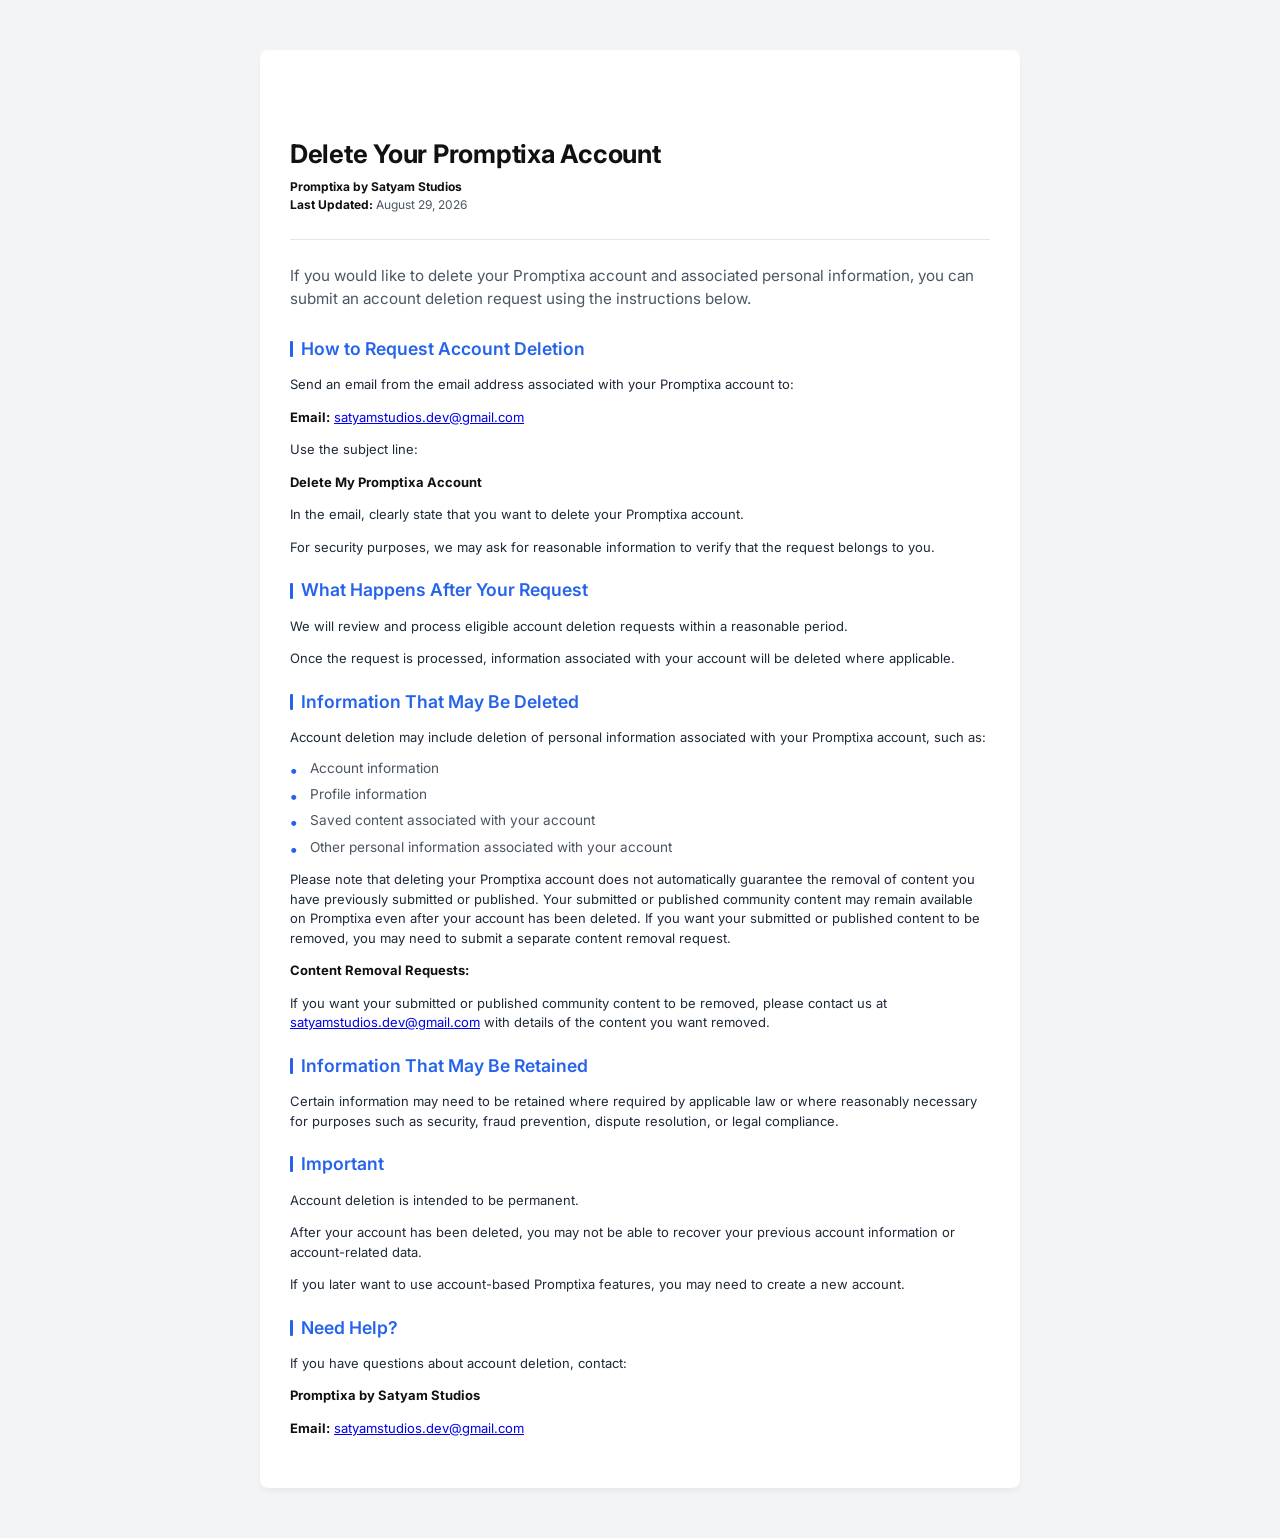
<file: legal/account-deletion.html>
<!DOCTYPE html>
<html lang="en">
<head>
  <meta charset="UTF-8">
  <meta name="viewport" content="width=device-width, initial-scale=1.0">
  <title>Account Deletion | Promptixa</title>
  <meta name="description" content="Request deletion of your Promptixa account and associated personal information.">
  <meta name="keywords" content="Promptixa account deletion, delete Promptixa account, Satyam Studios">
  <meta name="author" content="Satyam Studios">
  <meta name="robots" content="index,follow">
  <meta name="theme-color" content="#090e1a">
  <meta name="application-name" content="Promptixa">
  <meta name="apple-mobile-web-app-capable" content="yes">
  <meta name="mobile-web-app-capable" content="yes">
  <meta name="format-detection" content="telephone=no">
  <link rel="canonical" href="https://satyam-gawali.github.io/promptixa-web/legal/account-deletion.html">
  <link rel="icon" href="../assets/icons/favicon.ico" sizes="any">
  <link rel="icon" href="../assets/icons/favicon.svg" type="image/svg+xml">
  <link rel="icon" href="../assets/icons/favicon-96x96.png" type="image/png" sizes="96x96">
  <link rel="apple-touch-icon" href="../assets/icons/apple-touch-icon.png">
  <link rel="manifest" href="../assets/icons/site.webmanifest">
  <meta property="og:title" content="Account Deletion | Promptixa">
  <meta property="og:description" content="Request deletion of your Promptixa account and associated personal information.">
  <meta property="og:url" content="https://satyam-gawali.github.io/promptixa-web/legal/account-deletion.html">
  <meta property="og:type" content="website">
  <meta property="og:site_name" content="Promptixa">
  <meta name="twitter:card" content="summary_large_image">
  <meta name="twitter:title" content="Account Deletion | Promptixa">
  <meta name="twitter:description" content="Promptixa account deletion instructions.">
  <script type="application/ld+json">{"@context":"https://schema.org","@type":"BreadcrumbList","itemListElement":[{"@type":"ListItem","position":1,"name":"Home","item":"https://satyam-gawali.github.io/promptixa-web/"},{"@type":"ListItem","position":2,"name":"Account Deletion","item":"https://satyam-gawali.github.io/promptixa-web/legal/account-deletion.html"}]}</script>
  <link href="https://fonts.googleapis.com/css2?family=Inter:wght@300;400;600;700&display=swap" rel="stylesheet">
  <link rel="stylesheet" href="css/style.css">
</head>
<body>

<div class="container">

  <div class="top-spacer"></div>
  
  <header>
    <h1>Delete Your Promptixa Account</h1>
      <p class="last-updated">
        <strong>Promptixa by Satyam Studios</strong><br>
        <strong>Last Updated:</strong> August 29, 2026
      </p>  
  </header>

  <p class="intro">
    If you would like to delete your Promptixa account and associated personal information, you can submit an account deletion request using the instructions below.
  </p>

  <section>
    <h2>How to Request Account Deletion</h2>
    <p>Send an email from the email address associated with your Promptixa account to:</p>
    <p><strong>Email:</strong> <a href="mailto:satyamstudios.dev@gmail.com">satyamstudios.dev@gmail.com</a></p>
    <p>Use the subject line:</p>
    <p><strong>Delete My Promptixa Account</strong></p>
    <p>In the email, clearly state that you want to delete your Promptixa account.</p>
    <p>For security purposes, we may ask for reasonable information to verify that the request belongs to you.</p>
  </section>

  <section>
    <h2>What Happens After Your Request</h2>
    <p>We will review and process eligible account deletion requests within a reasonable period.</p>
    <p>Once the request is processed, information associated with your account will be deleted where applicable.</p>
  </section>

  <section>
    <h2>Information That May Be Deleted</h2>
    <p>Account deletion may include deletion of personal information associated with your Promptixa account, such as:</p>
    <ul>
      <li>Account information</li>
      <li>Profile information</li>
      <li>Saved content associated with your account</li>
      <li>Other personal information associated with your account</li>
    </ul>
    <p>Please note that deleting your Promptixa account does not automatically guarantee the removal of content you have previously submitted or published. Your submitted or published community content may remain available on Promptixa even after your account has been deleted. If you want your submitted or published content to be removed, you may need to submit a separate content removal request.</p>
    <p><strong>Content Removal Requests:</strong></p>
    <p>If you want your submitted or published community content to be removed, please contact us at <a href="mailto:satyamstudios.dev@gmail.com">satyamstudios.dev@gmail.com</a> with details of the content you want removed.</p>
  </section>

  <section>
    <h2>Information That May Be Retained</h2>
    <p>Certain information may need to be retained where required by applicable law or where reasonably necessary for purposes such as security, fraud prevention, dispute resolution, or legal compliance.</p>
  </section>

  <section>
    <h2>Important</h2>
    <p>Account deletion is intended to be permanent.</p>
    <p>After your account has been deleted, you may not be able to recover your previous account information or account-related data.</p>
    <p>If you later want to use account-based Promptixa features, you may need to create a new account.</p>
  </section>

  <section>
    <h2>Need Help?</h2>
    <p>If you have questions about account deletion, contact:</p>
    <p><strong>Promptixa by Satyam Studios</strong></p>
    <p><strong>Email:</strong> <a href="mailto:satyamstudios.dev@gmail.com">satyamstudios.dev@gmail.com</a></p>
  </section>

</div>

</body>
</html>
</file>
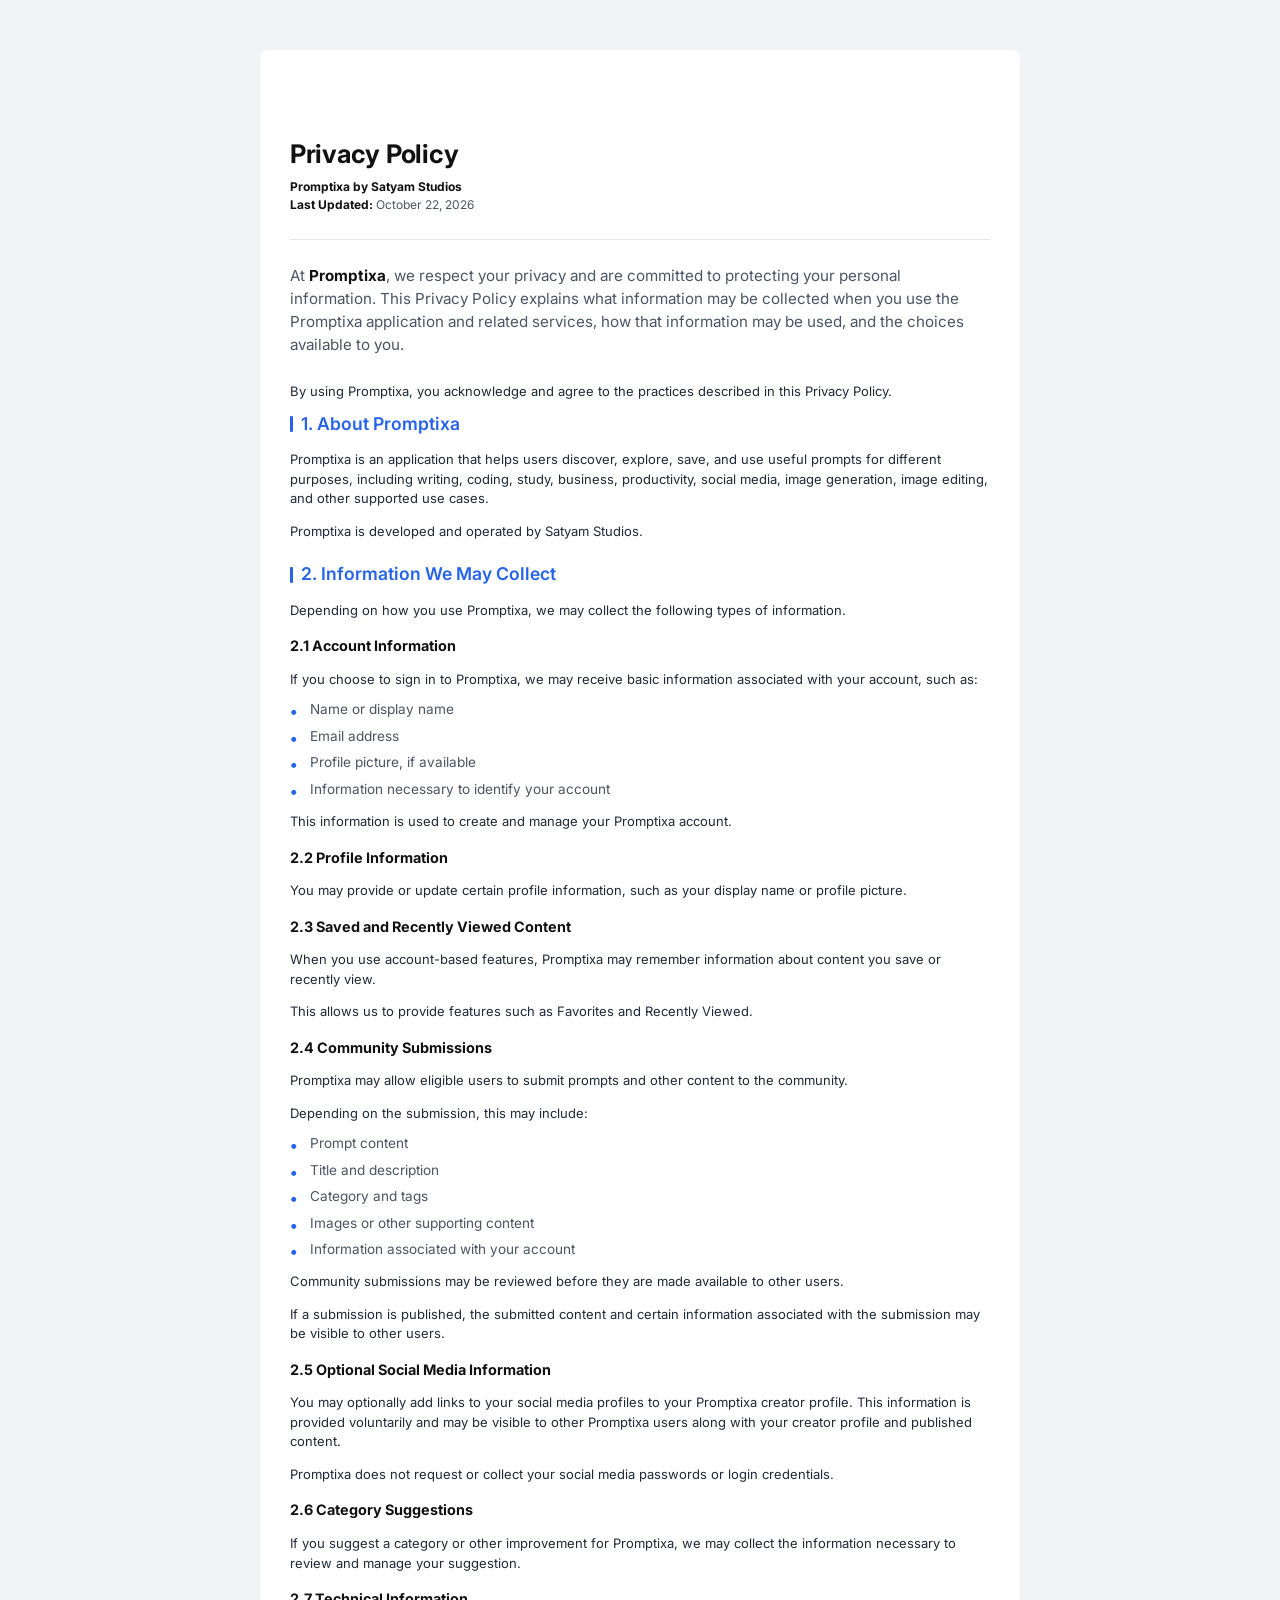
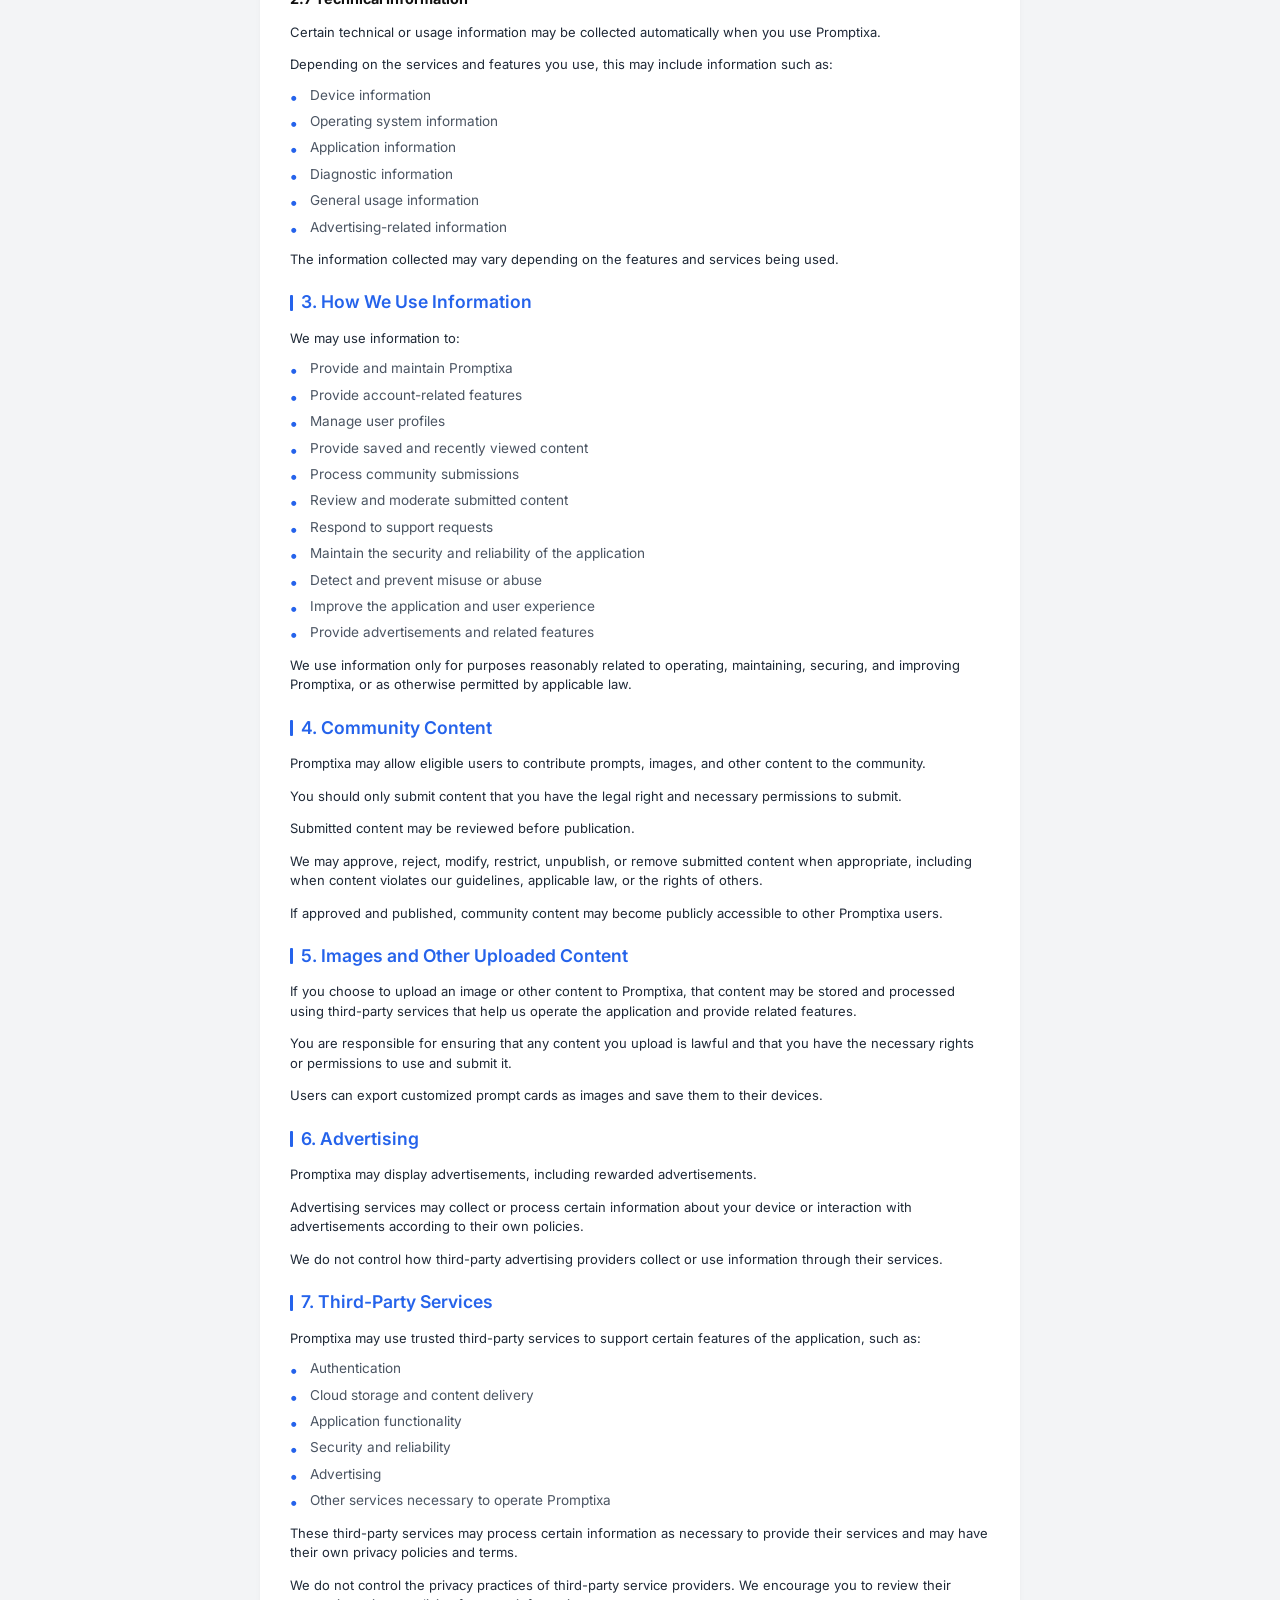
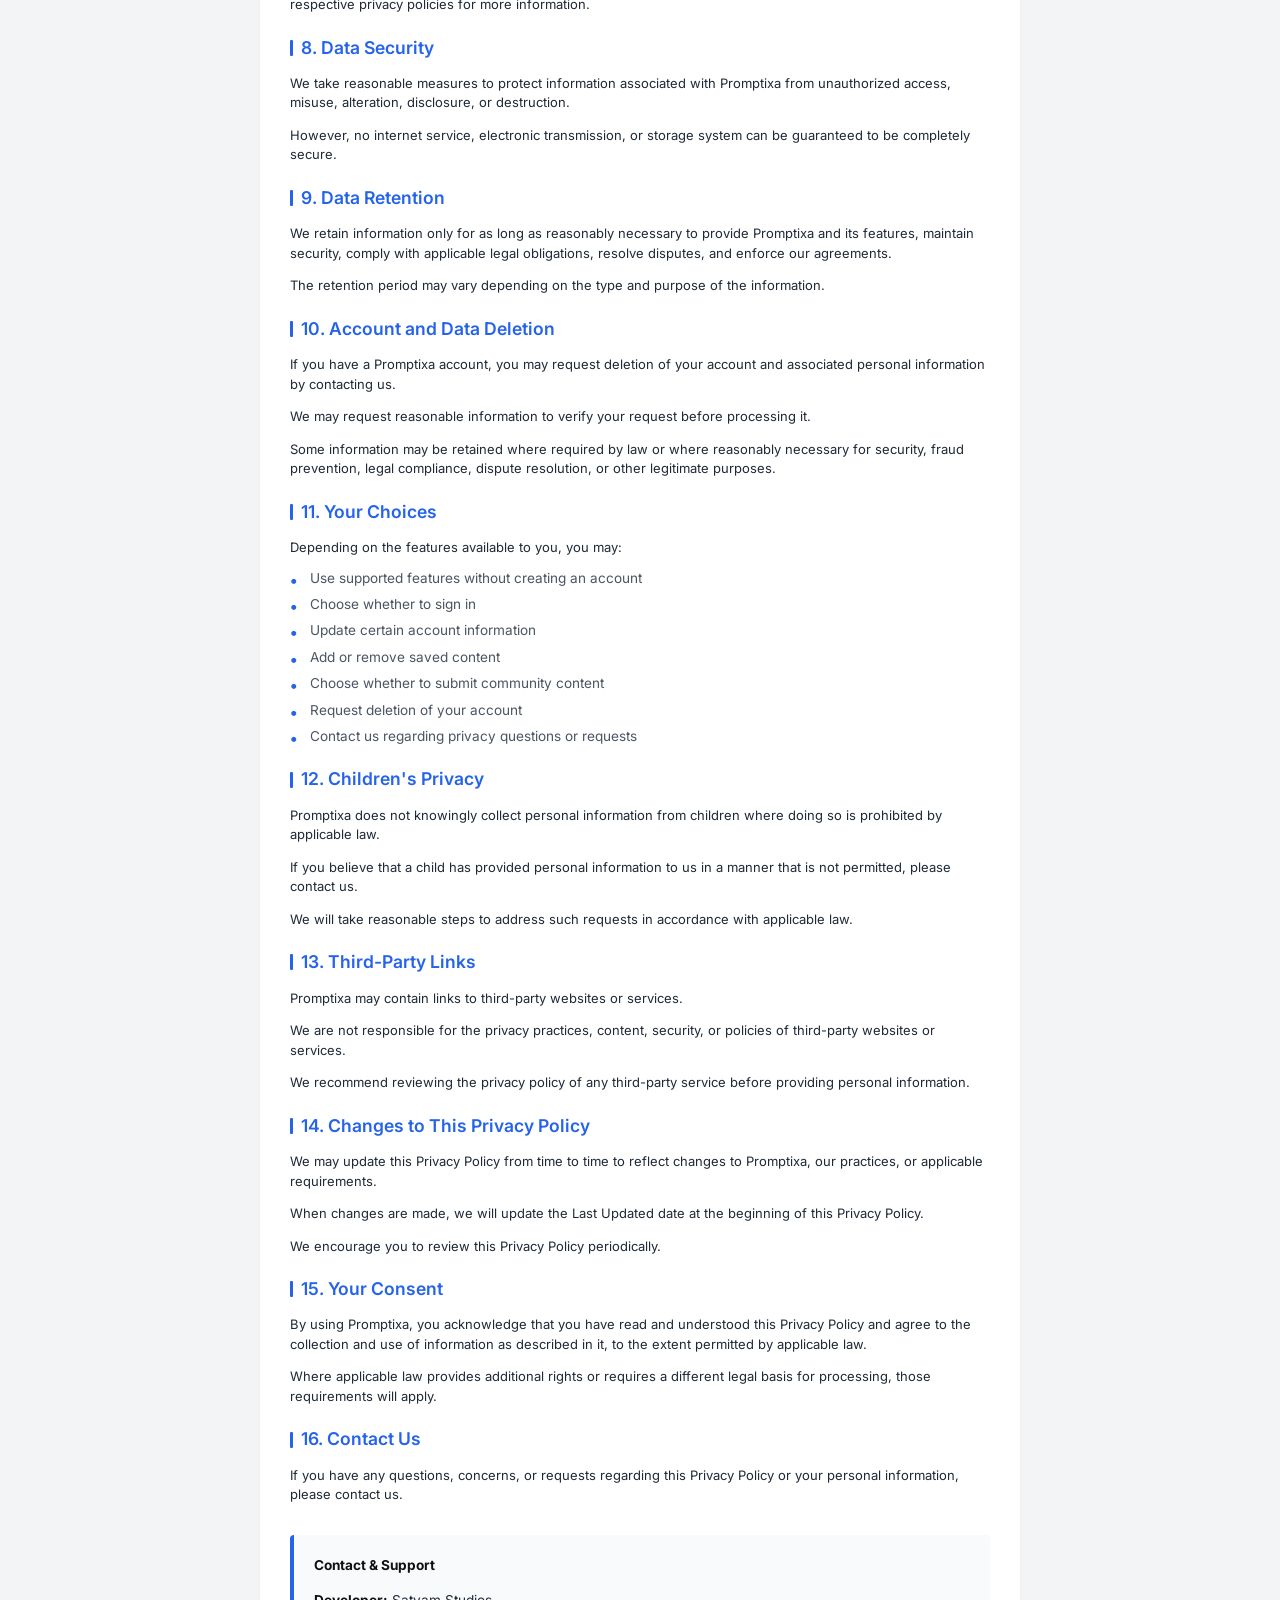
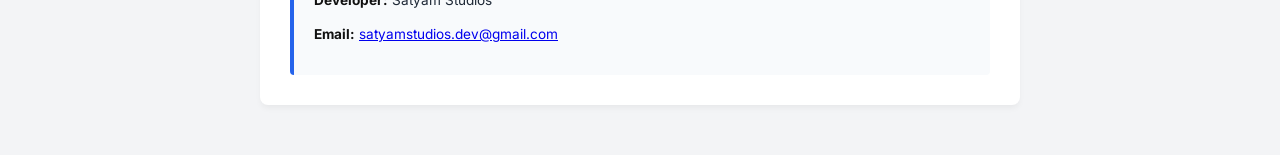
<file: legal/privacy.html>
<!DOCTYPE html>
<html lang="en">
<head>
  <meta charset="UTF-8">
  <meta name="viewport" content="width=device-width, initial-scale=1.0">
  <title>Privacy Policy | Promptixa</title>
  <meta name="description" content="Read the Privacy Policy for Promptixa by Satyam Studios and learn how we handle information when you use Promptixa.">
  <meta name="keywords" content="Promptixa privacy policy, Satyam Studios privacy">
  <meta name="author" content="Satyam Studios">
  <meta name="robots" content="index,follow">
  <meta name="theme-color" content="#090e1a">
  <meta name="application-name" content="Promptixa">
  <meta name="apple-mobile-web-app-capable" content="yes">
  <meta name="mobile-web-app-capable" content="yes">
  <meta name="format-detection" content="telephone=no">
  <link rel="canonical" href="https://satyam-gawali.github.io/promptixa-web/legal/privacy.html">
  <link rel="icon" href="../assets/icons/favicon.ico" sizes="any">
  <link rel="icon" href="../assets/icons/favicon.svg" type="image/svg+xml">
  <link rel="icon" href="../assets/icons/favicon-96x96.png" type="image/png" sizes="96x96">
  <link rel="apple-touch-icon" href="../assets/icons/apple-touch-icon.png">
  <link rel="manifest" href="../assets/icons/site.webmanifest">
  <meta property="og:title" content="Privacy Policy | Promptixa">
  <meta property="og:description" content="Learn how Promptixa handles information and protects your privacy.">
  <meta property="og:url" content="https://satyam-gawali.github.io/promptixa-web/legal/privacy.html">
  <meta property="og:type" content="website">
  <meta property="og:site_name" content="Promptixa">
  <meta name="twitter:card" content="summary_large_image">
  <meta name="twitter:title" content="Privacy Policy | Promptixa">
  <meta name="twitter:description" content="Promptixa privacy information.">
  <script type="application/ld+json">{"@context":"https://schema.org","@type":"BreadcrumbList","itemListElement":[{"@type":"ListItem","position":1,"name":"Home","item":"https://satyam-gawali.github.io/promptixa-web/"},{"@type":"ListItem","position":2,"name":"Privacy Policy","item":"https://satyam-gawali.github.io/promptixa-web/legal/privacy.html"}]}</script>
  <link href="https://fonts.googleapis.com/css2?family=Inter:wght@300;400;600;700&display=swap" rel="stylesheet">
  <link rel="stylesheet" href="css/style.css">
</head>
<body>

<div class="container">

  <div class="top-spacer"></div>
  
  <header>
    <h1>Privacy Policy</h1>
      <p class="last-updated">
        <strong>Promptixa by Satyam Studios</strong><br>
        <strong>Last Updated:</strong> October 22, 2026
      </p>  
  </header>

  <p class="intro">
    At <strong>Promptixa</strong>, we respect your privacy and are committed to protecting your personal information. This Privacy Policy explains what information may be collected when you use the Promptixa application and related services, how that information may be used, and the choices available to you.
  </p>
  <p>By using Promptixa, you acknowledge and agree to the practices described in this Privacy Policy.</p>

  <section>
    <h2>1. About Promptixa</h2>
    <p>Promptixa is an application that helps users discover, explore, save, and use useful prompts for different purposes, including writing, coding, study, business, productivity, social media, image generation, image editing, and other supported use cases.</p>
    <p>Promptixa is developed and operated by Satyam Studios.</p>
  </section>

  <section>
    <h2>2. Information We May Collect</h2>
    <p>Depending on how you use Promptixa, we may collect the following types of information.</p>
    
    <h3 style="font-size: 0.9rem; color: var(--heading-dark); margin-top: 15px; margin-bottom: 6px;">2.1 Account Information</h3>
    <p>If you choose to sign in to Promptixa, we may receive basic information associated with your account, such as:</p>
    <ul>
      <li>Name or display name</li>
      <li>Email address</li>
      <li>Profile picture, if available</li>
      <li>Information necessary to identify your account</li>
    </ul>
    <p>This information is used to create and manage your Promptixa account.</p>

    <h3 style="font-size: 0.9rem; color: var(--heading-dark); margin-top: 15px; margin-bottom: 6px;">2.2 Profile Information</h3>
    <p>You may provide or update certain profile information, such as your display name or profile picture.</p>

    <h3 style="font-size: 0.9rem; color: var(--heading-dark); margin-top: 15px; margin-bottom: 6px;">2.3 Saved and Recently Viewed Content</h3>
    <p>When you use account-based features, Promptixa may remember information about content you save or recently view.</p>
    <p>This allows us to provide features such as Favorites and Recently Viewed.</p>

    <h3 style="font-size: 0.9rem; color: var(--heading-dark); margin-top: 15px; margin-bottom: 6px;">2.4 Community Submissions</h3>
    <p>Promptixa may allow eligible users to submit prompts and other content to the community.</p>
    <p>Depending on the submission, this may include:</p>
    <ul>
      <li>Prompt content</li>
      <li>Title and description</li>
      <li>Category and tags</li>
      <li>Images or other supporting content</li>
      <li>Information associated with your account</li>
    </ul>
    <p>Community submissions may be reviewed before they are made available to other users.</p>
    <p>If a submission is published, the submitted content and certain information associated with the submission may be visible to other users.</p>

    <h3 style="font-size: 0.9rem; color: var(--heading-dark); margin-top: 15px; margin-bottom: 6px;">2.5 Optional Social Media Information</h3>
    <p>You may optionally add links to your social media profiles to your Promptixa creator profile. This information is provided voluntarily and may be visible to other Promptixa users along with your creator profile and published content.</p>
    <p>Promptixa does not request or collect your social media passwords or login credentials.</p>

    <h3 style="font-size: 0.9rem; color: var(--heading-dark); margin-top: 15px; margin-bottom: 6px;">2.6 Category Suggestions</h3>
    <p>If you suggest a category or other improvement for Promptixa, we may collect the information necessary to review and manage your suggestion.</p>

    <h3 style="font-size: 0.9rem; color: var(--heading-dark); margin-top: 15px; margin-bottom: 6px;">2.7 Technical Information</h3>
    <p>Certain technical or usage information may be collected automatically when you use Promptixa.</p>
    <p>Depending on the services and features you use, this may include information such as:</p>
    <ul>
      <li>Device information</li>
      <li>Operating system information</li>
      <li>Application information</li>
      <li>Diagnostic information</li>
      <li>General usage information</li>
      <li>Advertising-related information</li>
    </ul>
    <p>The information collected may vary depending on the features and services being used.</p>
  </section>

  <section>
    <h2>3. How We Use Information</h2>
    <p>We may use information to:</p>
    <ul>
      <li>Provide and maintain Promptixa</li>
      <li>Provide account-related features</li>
      <li>Manage user profiles</li>
      <li>Provide saved and recently viewed content</li>
      <li>Process community submissions</li>
      <li>Review and moderate submitted content</li>
      <li>Respond to support requests</li>
      <li>Maintain the security and reliability of the application</li>
      <li>Detect and prevent misuse or abuse</li>
      <li>Improve the application and user experience</li>
      <li>Provide advertisements and related features</li>
    </ul>
    <p>We use information only for purposes reasonably related to operating, maintaining, securing, and improving Promptixa, or as otherwise permitted by applicable law.</p>
  </section>

  <section>
    <h2>4. Community Content</h2>
    <p>Promptixa may allow eligible users to contribute prompts, images, and other content to the community.</p>
    <p>You should only submit content that you have the legal right and necessary permissions to submit.</p>
    <p>Submitted content may be reviewed before publication.</p>
    <p>We may approve, reject, modify, restrict, unpublish, or remove submitted content when appropriate, including when content violates our guidelines, applicable law, or the rights of others.</p>
    <p>If approved and published, community content may become publicly accessible to other Promptixa users.</p>
  </section>

  <section>
    <h2>5. Images and Other Uploaded Content</h2>
    <p>If you choose to upload an image or other content to Promptixa, that content may be stored and processed using third-party services that help us operate the application and provide related features.</p>
    <p>You are responsible for ensuring that any content you upload is lawful and that you have the necessary rights or permissions to use and submit it.</p>
    <p>Users can export customized prompt cards as images and save them to their devices.</p>
 </section>

  <section>
    <h2>6. Advertising</h2>
    <p>Promptixa may display advertisements, including rewarded advertisements.</p>
    <p>Advertising services may collect or process certain information about your device or interaction with advertisements according to their own policies.</p>
    <p>We do not control how third-party advertising providers collect or use information through their services.</p>
  </section>

  <section>
    <h2>7. Third-Party Services</h2>
    <p>Promptixa may use trusted third-party services to support certain features of the application, such as:</p>
    <ul>
      <li>Authentication</li>
      <li>Cloud storage and content delivery</li>
      <li>Application functionality</li>
      <li>Security and reliability</li>
      <li>Advertising</li>
      <li>Other services necessary to operate Promptixa</li>
    </ul>
    <p>These third-party services may process certain information as necessary to provide their services and may have their own privacy policies and terms.</p>
    <p>We do not control the privacy practices of third-party service providers. We encourage you to review their respective privacy policies for more information.</p>
  </section>

  <section>
    <h2>8. Data Security</h2>
    <p>We take reasonable measures to protect information associated with Promptixa from unauthorized access, misuse, alteration, disclosure, or destruction.</p>
    <p>However, no internet service, electronic transmission, or storage system can be guaranteed to be completely secure.</p>
  </section>

  <section>
    <h2>9. Data Retention</h2>
    <p>We retain information only for as long as reasonably necessary to provide Promptixa and its features, maintain security, comply with applicable legal obligations, resolve disputes, and enforce our agreements.</p>
    <p>The retention period may vary depending on the type and purpose of the information.</p>
  </section>

  <section>
    <h2>10. Account and Data Deletion</h2>
    <p>If you have a Promptixa account, you may request deletion of your account and associated personal information by contacting us.</p>
    <p>We may request reasonable information to verify your request before processing it.</p>
    <p>Some information may be retained where required by law or where reasonably necessary for security, fraud prevention, legal compliance, dispute resolution, or other legitimate purposes.</p>
  </section>

  <section>
    <h2>11. Your Choices</h2>
    <p>Depending on the features available to you, you may:</p>
    <ul>
      <li>Use supported features without creating an account</li>
      <li>Choose whether to sign in</li>
      <li>Update certain account information</li>
      <li>Add or remove saved content</li>
      <li>Choose whether to submit community content</li>
      <li>Request deletion of your account</li>
      <li>Contact us regarding privacy questions or requests</li>
    </ul>
  </section>

  <section>
    <h2>12. Children's Privacy</h2>
    <p>Promptixa does not knowingly collect personal information from children where doing so is prohibited by applicable law.</p>
    <p>If you believe that a child has provided personal information to us in a manner that is not permitted, please contact us.</p>
    <p>We will take reasonable steps to address such requests in accordance with applicable law.</p>
  </section>

  <section>
    <h2>13. Third-Party Links</h2>
    <p>Promptixa may contain links to third-party websites or services.</p>
    <p>We are not responsible for the privacy practices, content, security, or policies of third-party websites or services.</p>
    <p>We recommend reviewing the privacy policy of any third-party service before providing personal information.</p>
  </section>

  <section>
    <h2>14. Changes to This Privacy Policy</h2>
    <p>We may update this Privacy Policy from time to time to reflect changes to Promptixa, our practices, or applicable requirements.</p>
    <p>When changes are made, we will update the Last Updated date at the beginning of this Privacy Policy.</p>
    <p>We encourage you to review this Privacy Policy periodically.</p>
  </section>

  <section>
    <h2>15. Your Consent</h2>
    <p>By using Promptixa, you acknowledge that you have read and understood this Privacy Policy and agree to the collection and use of information as described in it, to the extent permitted by applicable law.</p>
    <p>Where applicable law provides additional rights or requires a different legal basis for processing, those requirements will apply.</p>
  </section>

  <section>
    <h2>16. Contact Us</h2>
    <p>If you have any questions, concerns, or requests regarding this Privacy Policy or your personal information, please contact us.</p>
  </section>

  <div class="contact-box">
    <strong>Contact & Support</strong>
    <p style="margin-top:15px;"><strong>Developer:</strong> Satyam Studios</p>
    <p><strong>Email:</strong> <a href="mailto:satyamstudios.dev@gmail.com">satyamstudios.dev@gmail.com</a></p>
  </div>
</div>

</body>
</html>
</file>
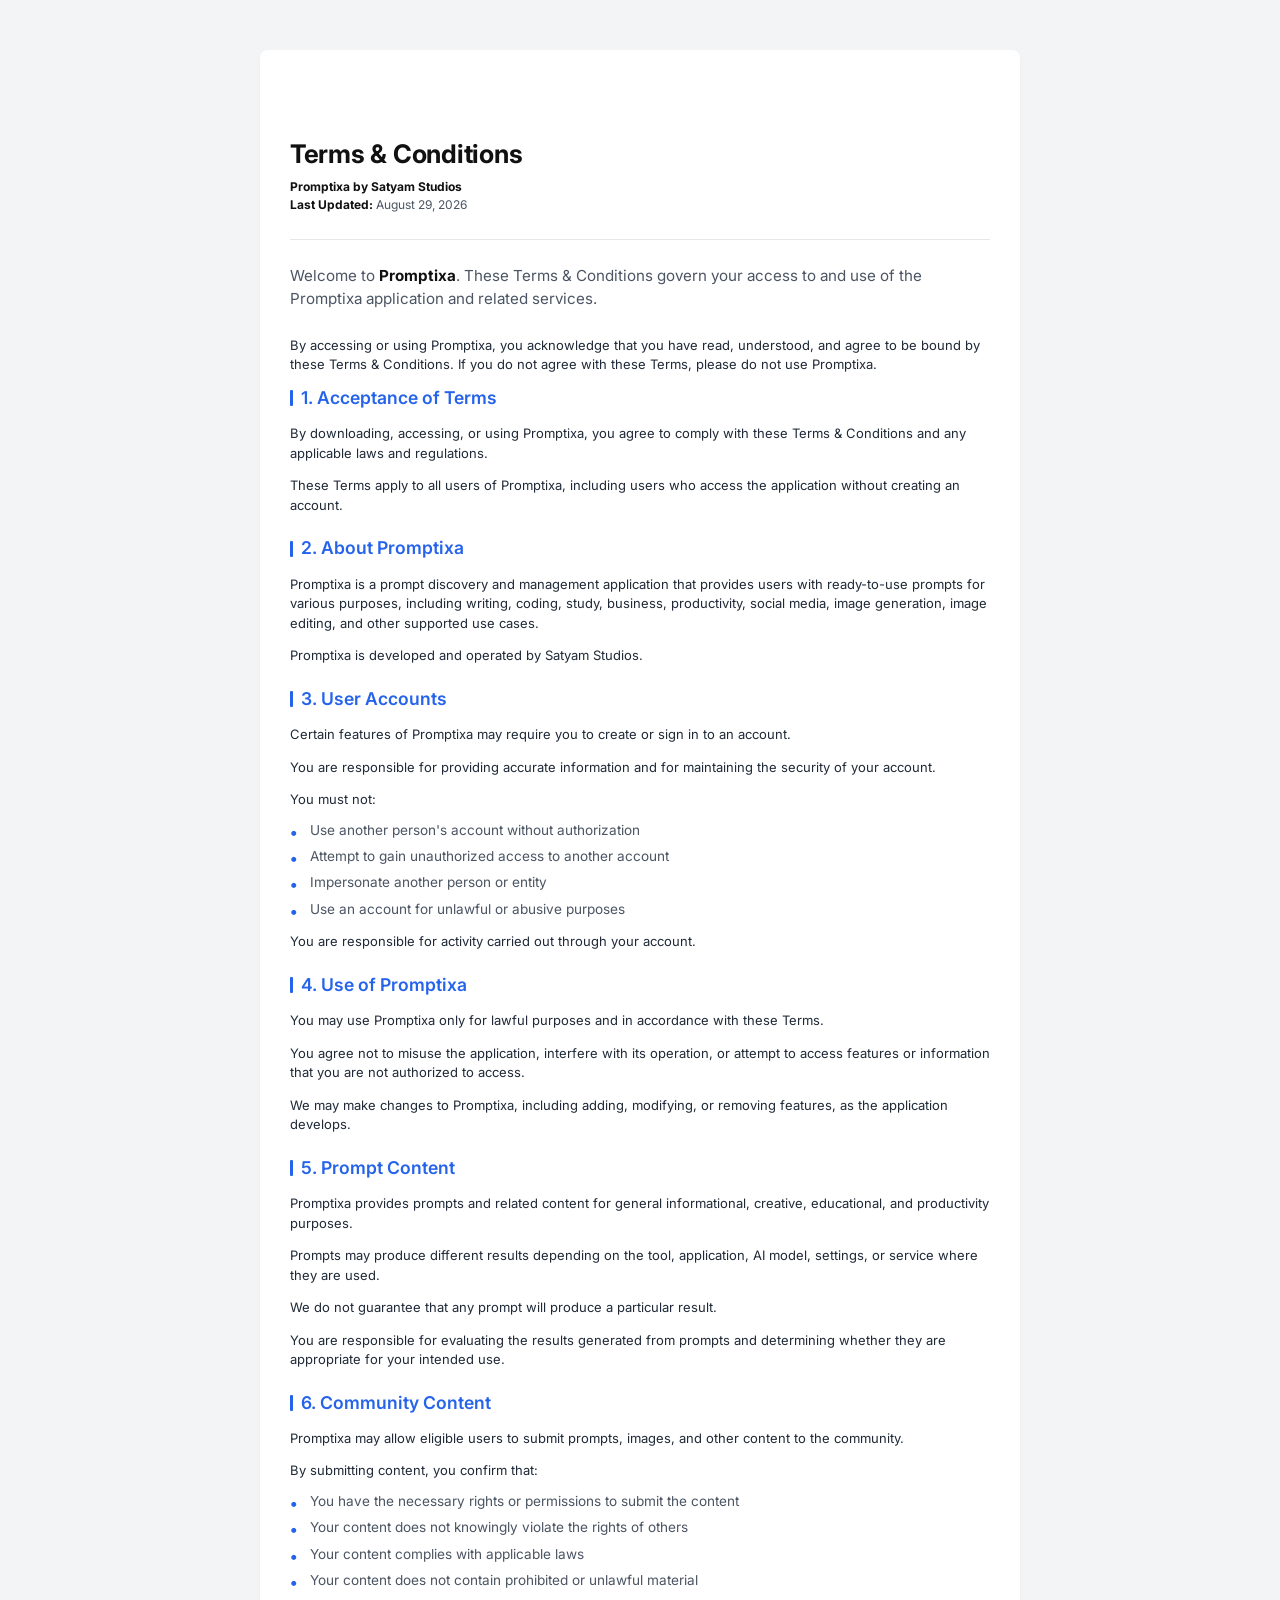
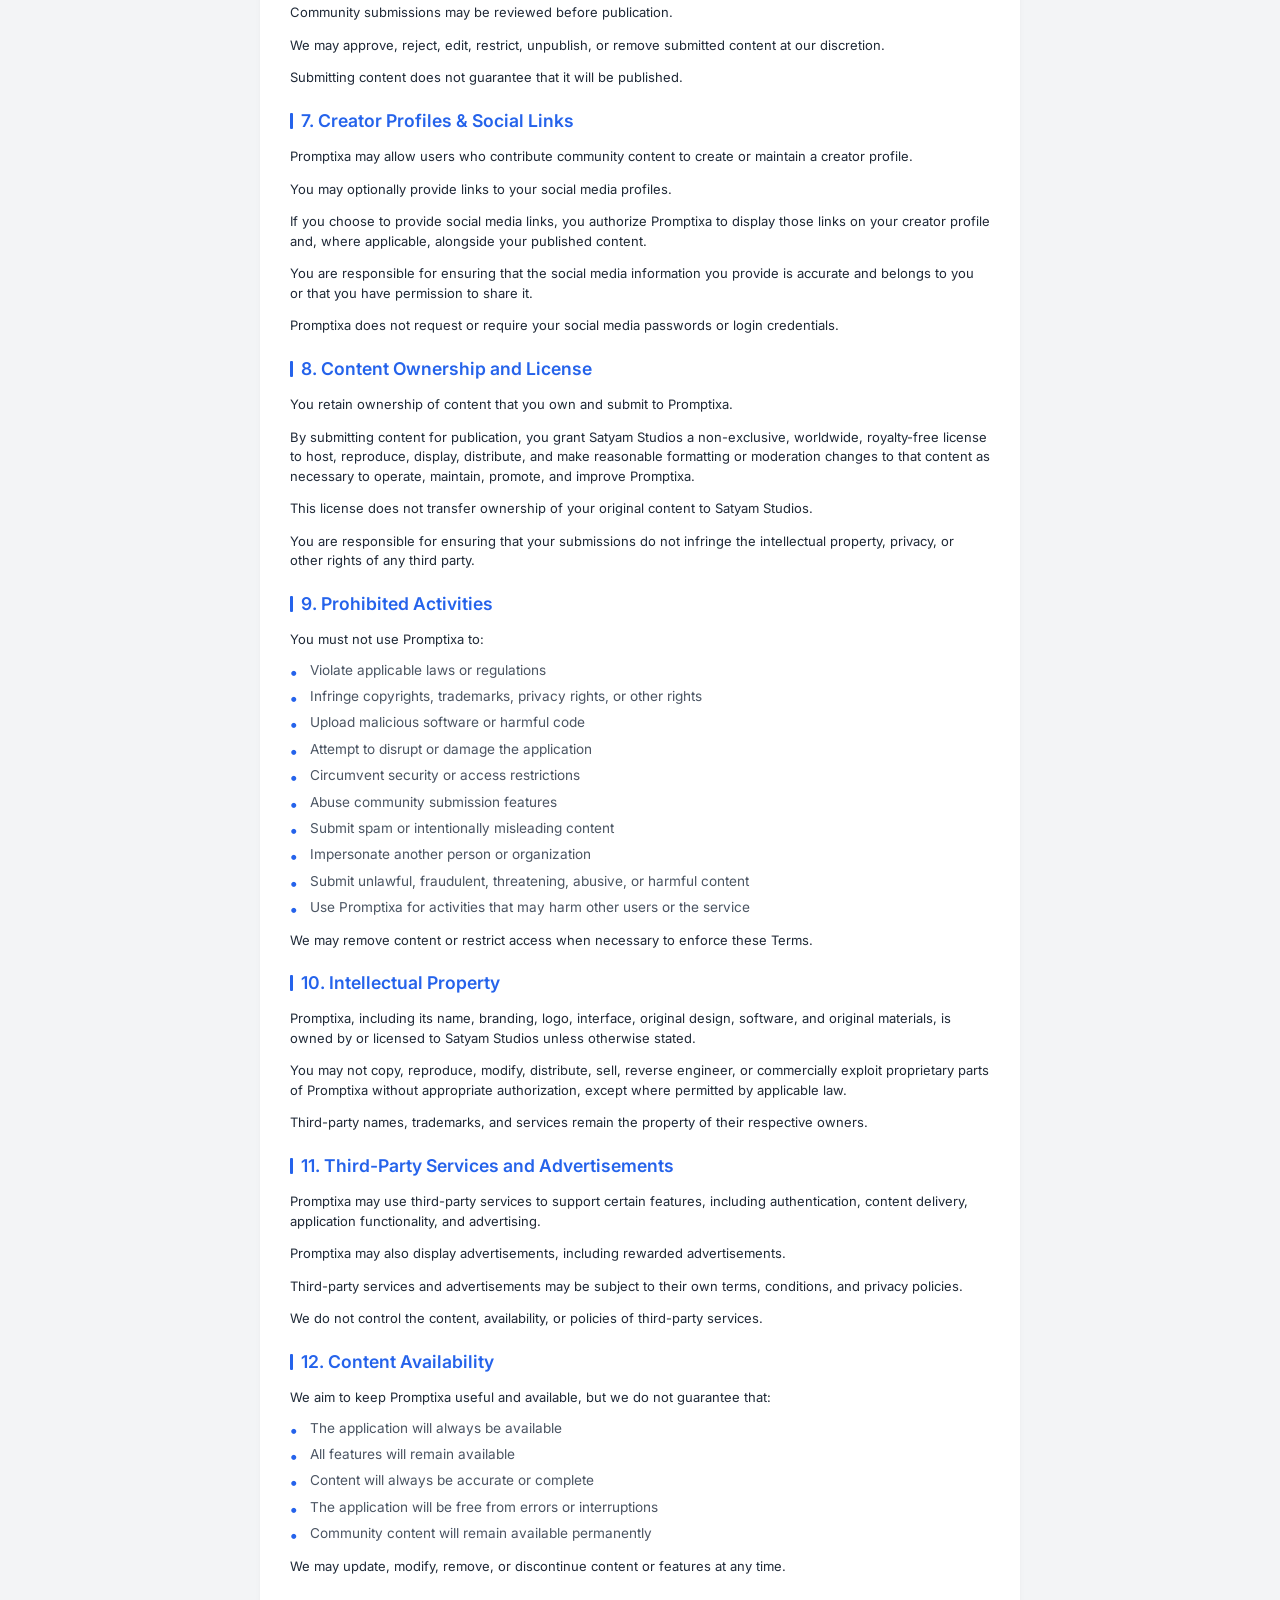
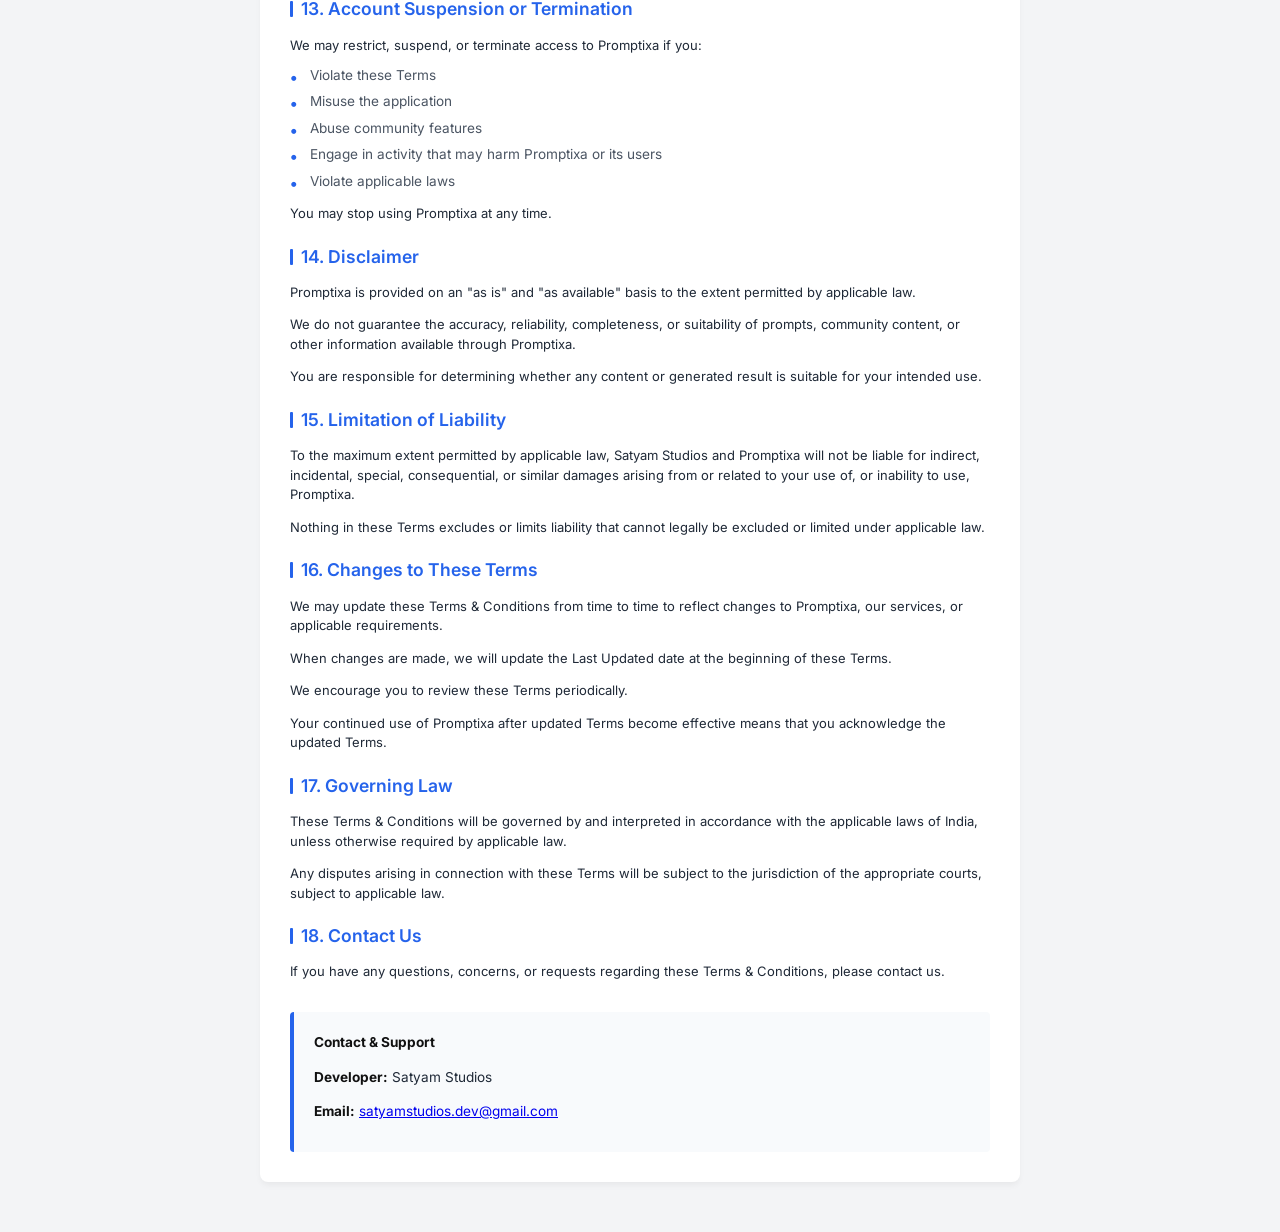
<file: legal/terms.html>
<!DOCTYPE html>
<html lang="en">
<head>
  <meta charset="UTF-8">
  <meta name="viewport" content="width=device-width, initial-scale=1.0">
  <title>Terms & Conditions | Promptixa</title>
  <meta name="description" content="Read the Terms & Conditions for Promptixa by Satyam Studios and learn about the rules governing your use of the application.">
  <meta name="keywords" content="Promptixa terms and conditions, Satyam Studios terms">
  <meta name="author" content="Satyam Studios">
  <meta name="robots" content="index,follow">
  <meta name="theme-color" content="#090e1a">
  <meta name="application-name" content="Promptixa">
  <meta name="apple-mobile-web-app-capable" content="yes">
  <meta name="mobile-web-app-capable" content="yes">
  <meta name="format-detection" content="telephone=no">
  <link rel="canonical" href="https://satyam-gawali.github.io/promptixa-web/legal/terms.html">
  <link rel="icon" href="../assets/icons/favicon.ico" sizes="any">
  <link rel="icon" href="../assets/icons/favicon.svg" type="image/svg+xml">
  <link rel="icon" href="../assets/icons/favicon-96x96.png" type="image/png" sizes="96x96">
  <link rel="apple-touch-icon" href="../assets/icons/apple-touch-icon.png">
  <link rel="manifest" href="../assets/icons/site.webmanifest">
  <meta property="og:title" content="Terms & Conditions | Promptixa">
  <meta property="og:description" content="Learn the Terms & Conditions for using Promptixa.">
  <meta property="og:url" content="https://satyam-gawali.github.io/promptixa-web/legal/terms.html">
  <meta property="og:type" content="website">
  <meta property="og:site_name" content="Promptixa">
  <meta name="twitter:card" content="summary_large_image">
  <meta name="twitter:title" content="Terms & Conditions | Promptixa">
  <meta name="twitter:description" content="Promptixa Terms & Conditions information.">
  <script type="application/ld+json">{"@context":"https://schema.org","@type":"BreadcrumbList","itemListElement":[{"@type":"ListItem","position":1,"name":"Home","item":"https://satyam-gawali.github.io/promptixa-web/"},{"@type":"ListItem","position":2,"name":"Terms & Conditions","item":"https://satyam-gawali.github.io/promptixa-web/legal/terms.html"}]}</script>
  <link href="https://fonts.googleapis.com/css2?family=Inter:wght@300;400;600;700&display=swap" rel="stylesheet">
  <link rel="stylesheet" href="css/style.css">
</head>
<body>

<div class="container">

  <div class="top-spacer"></div>
  
  <header>
    <h1>Terms & Conditions</h1>
      <p class="last-updated">
        <strong>Promptixa by Satyam Studios</strong><br>
        <strong>Last Updated:</strong> August 29, 2026
      </p>  
  </header>

  <p class="intro">
    Welcome to <strong>Promptixa</strong>. These Terms & Conditions govern your access to and use of the Promptixa application and related services.
  </p>
  <p>By accessing or using Promptixa, you acknowledge that you have read, understood, and agree to be bound by these Terms & Conditions. If you do not agree with these Terms, please do not use Promptixa.</p>

  <section>
    <h2>1. Acceptance of Terms</h2>
    <p>By downloading, accessing, or using Promptixa, you agree to comply with these Terms & Conditions and any applicable laws and regulations.</p>
    <p>These Terms apply to all users of Promptixa, including users who access the application without creating an account.</p>
  </section>

  <section>
    <h2>2. About Promptixa</h2>
    <p>Promptixa is a prompt discovery and management application that provides users with ready-to-use prompts for various purposes, including writing, coding, study, business, productivity, social media, image generation, image editing, and other supported use cases.</p>
    <p>Promptixa is developed and operated by Satyam Studios.</p>
  </section>

  <section>
    <h2>3. User Accounts</h2>
    <p>Certain features of Promptixa may require you to create or sign in to an account.</p>
    <p>You are responsible for providing accurate information and for maintaining the security of your account.</p>
    <p>You must not:</p>
    <ul>
      <li>Use another person's account without authorization</li>
      <li>Attempt to gain unauthorized access to another account</li>
      <li>Impersonate another person or entity</li>
      <li>Use an account for unlawful or abusive purposes</li>
    </ul>
    <p>You are responsible for activity carried out through your account.</p>
  </section>

  <section>
    <h2>4. Use of Promptixa</h2>
    <p>You may use Promptixa only for lawful purposes and in accordance with these Terms.</p>
    <p>You agree not to misuse the application, interfere with its operation, or attempt to access features or information that you are not authorized to access.</p>
    <p>We may make changes to Promptixa, including adding, modifying, or removing features, as the application develops.</p>
  </section>

  <section>
    <h2>5. Prompt Content</h2>
    <p>Promptixa provides prompts and related content for general informational, creative, educational, and productivity purposes.</p>
    <p>Prompts may produce different results depending on the tool, application, AI model, settings, or service where they are used.</p>
    <p>We do not guarantee that any prompt will produce a particular result.</p>
    <p>You are responsible for evaluating the results generated from prompts and determining whether they are appropriate for your intended use.</p>
  </section>

  <section>
    <h2>6. Community Content</h2>
    <p>Promptixa may allow eligible users to submit prompts, images, and other content to the community.</p>
    <p>By submitting content, you confirm that:</p>
    <ul>
      <li>You have the necessary rights or permissions to submit the content</li>
      <li>Your content does not knowingly violate the rights of others</li>
      <li>Your content complies with applicable laws</li>
      <li>Your content does not contain prohibited or unlawful material</li>
    </ul>
    <p>Community submissions may be reviewed before publication.</p>
    <p>We may approve, reject, edit, restrict, unpublish, or remove submitted content at our discretion.</p>
    <p>Submitting content does not guarantee that it will be published.</p>
  </section>

  <section>
    <h2>7. Creator Profiles & Social Links</h2>
    <p>Promptixa may allow users who contribute community content to create or maintain a creator profile.</p>
    <p>You may optionally provide links to your social media profiles.</p>
    <p>If you choose to provide social media links, you authorize Promptixa to display those links on your creator profile and, where applicable, alongside your published content.</p>
    <p>You are responsible for ensuring that the social media information you provide is accurate and belongs to you or that you have permission to share it.</p>
    <p>Promptixa does not request or require your social media passwords or login credentials.</p>
  </section>

  <section>
    <h2>8. Content Ownership and License</h2>
    <p>You retain ownership of content that you own and submit to Promptixa.</p>
    <p>By submitting content for publication, you grant Satyam Studios a non-exclusive, worldwide, royalty-free license to host, reproduce, display, distribute, and make reasonable formatting or moderation changes to that content as necessary to operate, maintain, promote, and improve Promptixa.</p>
    <p>This license does not transfer ownership of your original content to Satyam Studios.</p>
    <p>You are responsible for ensuring that your submissions do not infringe the intellectual property, privacy, or other rights of any third party.</p>
  </section>

  <section>
    <h2>9. Prohibited Activities</h2>
    <p>You must not use Promptixa to:</p>
    <ul>
      <li>Violate applicable laws or regulations</li>
      <li>Infringe copyrights, trademarks, privacy rights, or other rights</li>
      <li>Upload malicious software or harmful code</li>
      <li>Attempt to disrupt or damage the application</li>
      <li>Circumvent security or access restrictions</li>
      <li>Abuse community submission features</li>
      <li>Submit spam or intentionally misleading content</li>
      <li>Impersonate another person or organization</li>
      <li>Submit unlawful, fraudulent, threatening, abusive, or harmful content</li>
      <li>Use Promptixa for activities that may harm other users or the service</li>
    </ul>
    <p>We may remove content or restrict access when necessary to enforce these Terms.</p>
  </section>

  <section>
    <h2>10. Intellectual Property</h2>
    <p>Promptixa, including its name, branding, logo, interface, original design, software, and original materials, is owned by or licensed to Satyam Studios unless otherwise stated.</p>
    <p>You may not copy, reproduce, modify, distribute, sell, reverse engineer, or commercially exploit proprietary parts of Promptixa without appropriate authorization, except where permitted by applicable law.</p>
    <p>Third-party names, trademarks, and services remain the property of their respective owners.</p>
  </section>

  <section>
    <h2>11. Third-Party Services and Advertisements</h2>
    <p>Promptixa may use third-party services to support certain features, including authentication, content delivery, application functionality, and advertising.</p>
    <p>Promptixa may also display advertisements, including rewarded advertisements.</p>
    <p>Third-party services and advertisements may be subject to their own terms, conditions, and privacy policies.</p>
    <p>We do not control the content, availability, or policies of third-party services.</p>
  </section>

  <section>
    <h2>12. Content Availability</h2>
    <p>We aim to keep Promptixa useful and available, but we do not guarantee that:</p>
    <ul>
      <li>The application will always be available</li>
      <li>All features will remain available</li>
      <li>Content will always be accurate or complete</li>
      <li>The application will be free from errors or interruptions</li>
      <li>Community content will remain available permanently</li>
    </ul>
    <p>We may update, modify, remove, or discontinue content or features at any time.</p>
  </section>

  <section>
    <h2>13. Account Suspension or Termination</h2>
    <p>We may restrict, suspend, or terminate access to Promptixa if you:</p>
    <ul>
      <li>Violate these Terms</li>
      <li>Misuse the application</li>
      <li>Abuse community features</li>
      <li>Engage in activity that may harm Promptixa or its users</li>
      <li>Violate applicable laws</li>
    </ul>
    <p>You may stop using Promptixa at any time.</p>
  </section>

  <section>
    <h2>14. Disclaimer</h2>
    <p>Promptixa is provided on an "as is" and "as available" basis to the extent permitted by applicable law.</p>
    <p>We do not guarantee the accuracy, reliability, completeness, or suitability of prompts, community content, or other information available through Promptixa.</p>
    <p>You are responsible for determining whether any content or generated result is suitable for your intended use.</p>
  </section>

  <section>
    <h2>15. Limitation of Liability</h2>
    <p>To the maximum extent permitted by applicable law, Satyam Studios and Promptixa will not be liable for indirect, incidental, special, consequential, or similar damages arising from or related to your use of, or inability to use, Promptixa.</p>
    <p>Nothing in these Terms excludes or limits liability that cannot legally be excluded or limited under applicable law.</p>
  </section>

  <section>
    <h2>16. Changes to These Terms</h2>
    <p>We may update these Terms & Conditions from time to time to reflect changes to Promptixa, our services, or applicable requirements.</p>
    <p>When changes are made, we will update the Last Updated date at the beginning of these Terms.</p>
    <p>We encourage you to review these Terms periodically.</p>
    <p>Your continued use of Promptixa after updated Terms become effective means that you acknowledge the updated Terms.</p>
  </section>

  <section>
    <h2>17. Governing Law</h2>
    <p>These Terms & Conditions will be governed by and interpreted in accordance with the applicable laws of India, unless otherwise required by applicable law.</p>
    <p>Any disputes arising in connection with these Terms will be subject to the jurisdiction of the appropriate courts, subject to applicable law.</p>
  </section>

  <section>
    <h2>18. Contact Us</h2>
    <p>If you have any questions, concerns, or requests regarding these Terms & Conditions, please contact us.</p>
  </section>

  <div class="contact-box">
    <strong>Contact & Support</strong>
    <p style="margin-top:15px;"><strong>Developer:</strong> Satyam Studios</p>
    <p><strong>Email:</strong> <a href="mailto:satyamstudios.dev@gmail.com">satyamstudios.dev@gmail.com</a></p>
  </div>
</div>

</body>
</html>
</file>
<file: css/style.css>
/* ==========================================================================
   PROMPTIXA — Official Landing Page Stylesheet
   Design Philosophy: Premium, Cinematic, Minimal, Typography-Driven, 2026 AI SaaS
   Dual Theme System: Deep Obsidian Dark Mode & Warm Crisp Light Mode
   ========================================================================== */

/* --------------------------------------------------------------------------
   1. Design Tokens & Automatic / Manual Theme System
   -------------------------------------------------------------------------- */

/* Dark Mode (Default & System Dark) */
:root {
  --theme-mode: dark;

  /* Backgrounds */
  --bg-canvas: #06080e;
  --bg-canvas-subtle: #0a0d18;
  --bg-surface: rgba(14, 18, 34, 0.72);
  --bg-surface-elevated: rgba(20, 26, 48, 0.85);
  --bg-surface-hover: rgba(28, 36, 64, 0.92);
  --bg-surface-active: rgba(36, 46, 80, 0.96);
  --bg-glass-pill: rgba(255, 255, 255, 0.05);

  /* Borders & Dividers */
  --border-subtle: rgba(255, 255, 255, 0.08);
  --border-medium: rgba(255, 255, 255, 0.16);
  --border-accent: rgba(99, 102, 241, 0.35);
  --border-accent-strong: rgba(139, 92, 246, 0.6);
  --border-glow: rgba(56, 189, 248, 0.4);

  /* Brand Accents & Gradients */
  --accent-indigo: #6366f1;
  --accent-violet: #8b5cf6;
  --accent-electric: #38bdf8;
  --accent-blue: #2563eb;
  --accent-lavender: #c4b5fd;
  --accent-mint: #34d399;

  --gradient-headline: linear-gradient(135deg, #ffffff 15%, #e0e7ff 50%, #818cf8 80%, #6366f1 100%);
  --gradient-accent-text: linear-gradient(135deg, #a5b4fc 0%, #818cf8 40%, #c084fc 80%, #38bdf8 100%);
  --gradient-card-top: linear-gradient(180deg, rgba(255, 255, 255, 0.08) 0%, rgba(255, 255, 255, 0) 100%);
  --gradient-beam: linear-gradient(90deg, #6366f1 0%, #a855f7 50%, #38bdf8 100%);

  /* Typography */
  --text-primary: #f8fafc;
  --text-secondary: #94a3b8;
  --text-muted: #64748b;
  --text-dim: #475569;
  --text-accent: #a5b4fc;
  
  --font-display: 'Plus Jakarta Sans', system-ui, -apple-system, BlinkMacSystemFont, "Segoe UI", Roboto, sans-serif;
  --font-body: 'Inter', system-ui, -apple-system, BlinkMacSystemFont, "Segoe UI", Roboto, sans-serif;
  --font-brand: 'Righteous', cursive, sans-serif;
  --font-mono: 'JetBrains Mono', 'Fira Code', Menlo, Monaco, Consolas, monospace;

  /* Shadows & Depth */
  --shadow-sm: 0 2px 8px rgba(0, 0, 0, 0.4);
  --shadow-md: 0 8px 24px -4px rgba(0, 0, 0, 0.5);
  --shadow-lg: 0 16px 40px -8px rgba(0, 0, 0, 0.65);
  --shadow-glow-indigo: 0 0 40px -10px rgba(99, 102, 241, 0.35);
  --shadow-glow-violet: 0 0 40px -10px rgba(139, 92, 246, 0.35);

  /* Surface Specifics */
  --header-bg: rgba(6, 8, 14, 0.82);
  --editorial-card-bg: linear-gradient(180deg, rgba(14, 18, 34, 0.6) 0%, rgba(10, 13, 24, 0.4) 100%);
  --banner-bg: radial-gradient(ellipse at 50% 0%, rgba(99, 102, 241, 0.28) 0%, rgba(14, 18, 36, 0.9) 70%), #060810;
  --footer-bg: #04050a;
  --terminal-bg: #090c18;
  --device-bezel: #0a0d18;
  --device-outer-ring: #0c1020;
  --device-shadow: 0 25px 60px rgba(0, 0, 0, 0.8);
  --orb-opacity: 0.55;
  --grid-line-color: rgba(255, 255, 255, 0.02);

  /* Radius & Motion */
  --radius-sm: 8px;
  --radius-md: 14px;
  --radius-lg: 20px;
  --radius-xl: 28px;
  --radius-full: 9999px;

  --ease-cinematic: cubic-bezier(0.16, 1, 0.3, 1);
  --transition-smooth: all 0.3s var(--ease-cinematic);
  --transition-fast: all 0.18s ease;

  color-scheme: dark;
}

/* Light Mode System */
[data-theme="light"] {
  --theme-mode: light;

  /* Backgrounds */
  --bg-canvas: #f8fafc;
  --bg-canvas-subtle: #f1f5f9;
  --bg-surface: rgba(255, 255, 255, 0.88);
  --bg-surface-elevated: #ffffff;
  --bg-surface-hover: #f1f5f9;
  --bg-surface-active: #e2e8f0;
  --bg-glass-pill: rgba(15, 23, 42, 0.05);

  /* Borders & Dividers */
  --border-subtle: rgba(15, 23, 42, 0.08);
  --border-medium: rgba(15, 23, 42, 0.15);
  --border-accent: rgba(99, 102, 241, 0.25);
  --border-accent-strong: rgba(139, 92, 246, 0.45);
  --border-glow: rgba(56, 189, 248, 0.3);

  /* Brand Accents & Gradients */
  --accent-indigo: #4f46e5;
  --accent-violet: #7c3aed;
  --accent-electric: #0284c7;
  --accent-blue: #1d4ed8;
  --accent-lavender: #4f46e5;
  --accent-mint: #059669;

  --gradient-headline: linear-gradient(135deg, #0f172a 15%, #312e81 60%, #4338ca 100%);
  --gradient-accent-text: linear-gradient(135deg, #4f46e5 0%, #7c3aed 50%, #0284c7 100%);
  --gradient-card-top: linear-gradient(180deg, rgba(99, 102, 241, 0.04) 0%, rgba(255, 255, 255, 0) 100%);
  --gradient-beam: linear-gradient(90deg, #4f46e5 0%, #7c3aed 50%, #0284c7 100%);

  /* Typography */
  --text-primary: #0f172a;
  --text-secondary: #334155;
  --text-muted: #64748b;
  --text-dim: #94a3b8;
  --text-accent: #4f46e5;

  /* Shadows & Depth */
  --shadow-sm: 0 2px 6px rgba(15, 23, 42, 0.05);
  --shadow-md: 0 8px 24px -4px rgba(15, 23, 42, 0.08);
  --shadow-lg: 0 16px 40px -8px rgba(15, 23, 42, 0.12);
  --shadow-glow-indigo: 0 0 35px -10px rgba(99, 102, 241, 0.2);
  --shadow-glow-violet: 0 0 35px -10px rgba(139, 92, 246, 0.2);

  /* Surface Specifics */
  --header-bg: rgba(248, 250, 252, 0.88);
  --editorial-card-bg: linear-gradient(180deg, rgba(255, 255, 255, 0.95) 0%, rgba(241, 245, 249, 0.85) 100%);
  --banner-bg: radial-gradient(ellipse at 50% 0%, rgba(99, 102, 241, 0.12) 0%, rgba(241, 245, 249, 0.95) 70%), #ffffff;
  --footer-bg: #f1f5f9;
  --terminal-bg: #0d1222;
  --device-bezel: #1e293b;
  --device-outer-ring: #cbd5e1;
  --device-shadow: 0 25px 60px rgba(15, 23, 42, 0.2);
  --orb-opacity: 0.25;
  --grid-line-color: rgba(15, 23, 42, 0.03);

  color-scheme: light;
}

/* --------------------------------------------------------------------------
   2. Reset & Layout Foundations
   -------------------------------------------------------------------------- */
*, *::before, *::after {
  box-sizing: border-box;
  margin: 0;
  padding: 0;
}

html {
  scroll-behavior: smooth;
  scroll-padding-top: 5rem;
  background-color: var(--bg-canvas);
  color: var(--text-primary);
  overflow-x: clip;
  width: 100%;
  transition: background-color 0.3s ease, color 0.3s ease;
}

body {
  font-family: var(--font-body);
  background-color: var(--bg-canvas);
  color: var(--text-primary);
  line-height: 1.6;
  min-height: 100vh;
  display: flex;
  flex-direction: column;
  -webkit-font-smoothing: antialiased;
  -moz-osx-font-smoothing: grayscale;
  -webkit-text-size-adjust: 100%;
  overflow-x: clip;
  width: 100%;
  position: relative;
  transition: background-color 0.3s ease, color 0.3s ease;
}

/* Ambient Canvas */
.ambient-canvas {
  position: fixed;
  inset: 0;
  pointer-events: none;
  z-index: 0;
  overflow: hidden;
}

.ambient-orb {
  position: absolute;
  border-radius: 50%;
  filter: blur(80px);
  opacity: var(--orb-opacity);
  will-change: transform, opacity;
  animation: floatOrb 22s ease-in-out infinite alternate;
  transition: opacity 0.4s ease;
}

.ambient-orb-1 {
  top: -15%;
  left: 20%;
  width: 60vw;
  height: 60vw;
  max-width: 800px;
  max-height: 800px;
  background: radial-gradient(circle, rgba(99, 102, 241, 0.22) 0%, rgba(139, 92, 246, 0.1) 45%, transparent 70%);
}

.ambient-orb-2 {
  top: 35%;
  right: -10%;
  width: 50vw;
  height: 50vw;
  max-width: 650px;
  max-height: 650px;
  background: radial-gradient(circle, rgba(139, 92, 246, 0.18) 0%, rgba(56, 189, 248, 0.08) 50%, transparent 70%);
  animation-duration: 28s;
  animation-delay: -7s;
}

.ambient-orb-3 {
  bottom: 5%;
  left: -10%;
  width: 55vw;
  height: 55vw;
  max-width: 700px;
  max-height: 700px;
  background: radial-gradient(circle, rgba(56, 189, 248, 0.14) 0%, rgba(99, 102, 241, 0.09) 50%, transparent 70%);
  animation-duration: 25s;
  animation-delay: -14s;
}

.ambient-grid {
  position: absolute;
  inset: 0;
  background-image: 
    linear-gradient(to right, var(--grid-line-color) 1px, transparent 1px),
    linear-gradient(to bottom, var(--grid-line-color) 1px, transparent 1px);
  background-size: 56px 56px;
  mask-image: radial-gradient(ellipse at 50% 30%, #000 30%, transparent 80%);
  -webkit-mask-image: radial-gradient(ellipse at 50% 30%, #000 30%, transparent 80%);
  opacity: 0.7;
}

@keyframes floatOrb {
  0% { transform: translate(0, 0) scale(1); }
  50% { transform: translate(40px, -30px) scale(1.08); }
  100% { transform: translate(-30px, 40px) scale(0.95); }
}

button, a, input {
  touch-action: manipulation;
  -webkit-tap-highlight-color: transparent;
  font-family: inherit;
}

a {
  color: var(--accent-lavender);
  text-decoration: none;
  transition: var(--transition-fast);
}

a:hover {
  color: var(--text-primary);
}

img {
  max-width: 100%;
  height: auto;
  display: block;
}

h1, h2, h3, h4, h5, h6 {
  font-family: var(--font-display);
  font-weight: 700;
  color: var(--text-primary);
  letter-spacing: -0.025em;
  line-height: 1.15;
}

.gradient-text {
  background: var(--gradient-headline);
  -webkit-background-clip: text;
  -webkit-text-fill-color: transparent;
  display: inline-block;
}

.gradient-accent {
  background: var(--gradient-accent-text);
  -webkit-background-clip: text;
  -webkit-text-fill-color: transparent;
  display: inline-block;
}

.mono-text {
  font-family: var(--font-mono);
}

.section-eyebrow {
  display: inline-flex;
  align-items: center;
  gap: 0.5rem;
  font-size: 0.75rem;
  font-weight: 600;
  text-transform: uppercase;
  letter-spacing: 0.14em;
  color: var(--accent-lavender);
  margin-bottom: 0.85rem;
}

.section-eyebrow-dot {
  width: 6px;
  height: 6px;
  border-radius: 50%;
  background-color: var(--accent-indigo);
  box-shadow: 0 0 10px var(--accent-indigo);
}

.section-header {
  text-align: center;
  max-width: 760px;
  margin: 0 auto 3.5rem;
  position: relative;
  z-index: 1;
}

.section-header h2 {
  font-size: clamp(2rem, 4.2vw, 3.25rem);
  font-weight: 800;
  letter-spacing: -0.035em;
  line-height: 1.12;
  margin-bottom: 1.15rem;
}

.section-header p {
  font-size: clamp(1rem, 1.8vw, 1.125rem);
  color: var(--text-secondary);
  line-height: 1.65;
  font-weight: 400;
}

/* --------------------------------------------------------------------------
   3. Sticky Navigation Header & Real Brand Logo Handling
   -------------------------------------------------------------------------- */
.site-header {
  position: sticky;
  top: 0;
  z-index: 1000;
  width: 100%;
  padding: 0.85rem 1.25rem;
  transition: background-color 0.3s ease, border-color 0.3s ease, box-shadow 0.3s ease;
}

.site-header.is-scrolled {
  background-color: var(--header-bg);
  backdrop-filter: blur(20px);
  -webkit-backdrop-filter: blur(20px);
  border-bottom: 1px solid var(--border-subtle);
  box-shadow: 0 8px 32px rgba(0, 0, 0, 0.2);
}

.header-container {
  max-width: 1220px;
  margin: 0 auto;
  display: flex;
  justify-content: space-between;
  align-items: center;
  gap: 1.5rem;
}

/* Brand Link — Natural, Unboxed, Sharp High-DPI Rendering */
.brand-link {
  display: flex;
  align-items: center;
  gap: 0.65rem;
  text-decoration: none;
  position: relative;
  z-index: 1002;
}

.brand-logo-img {
  width: 34px;
  height: 34px;
  object-fit: contain;
  display: block;
  border-radius: 22%;
  filter: drop-shadow(0 2px 8px rgba(99, 102, 241, 0.4));
  transition: transform 0.25s ease, filter 0.25s ease;
}

.brand-link:hover .brand-logo-img {
  transform: scale(1.08) rotate(-2deg);
  filter: drop-shadow(0 4px 14px rgba(99, 102, 241, 0.65));
}

.brand-name {
  font-family: var(--font-brand);
  font-weight: 400;
  font-size: 1.45rem;
  line-height: 1;
  letter-spacing: 0.02em;
  color: var(--text-primary);
  display: inline-flex;
  align-items: center;
  gap: 0.45rem;
  transition: color 0.3s ease;
}

.brand-badge {
  font-family: var(--font-mono);
  font-size: 0.65rem;
  padding: 0.15rem 0.45rem;
  border-radius: var(--radius-full);
  background: rgba(99, 102, 241, 0.18);
  border: 1px solid var(--border-accent);
  color: var(--accent-lavender);
  font-weight: 600;
  letter-spacing: 0.04em;
  vertical-align: middle;
}

/* Desktop Nav Menu */
.site-nav {
  display: flex;
  align-items: center;
  gap: 1.75rem;
  background: var(--bg-surface);
  border: 1px solid var(--border-subtle);
  padding: 0.35rem 0.95rem;
  border-radius: var(--radius-full);
  backdrop-filter: blur(14px);
  -webkit-backdrop-filter: blur(14px);
  box-shadow: var(--shadow-sm);
  transition: background-color 0.3s ease, border-color 0.3s ease;
}

.nav-link {
  color: var(--text-secondary);
  font-size: 0.875rem;
  font-weight: 500;
  padding: 0.35rem 0.5rem;
  border-radius: var(--radius-sm);
  transition: color 0.2s ease;
  position: relative;
  white-space: nowrap;
}

.nav-link:hover,
.nav-link.is-active {
  color: var(--text-primary);
}

.nav-link::after {
  content: '';
  position: absolute;
  bottom: 0px;
  left: 50%;
  transform: translateX(-50%) scaleX(0);
  width: 14px;
  height: 2px;
  background: var(--accent-indigo);
  border-radius: 2px;
  transition: transform 0.2s ease;
}

.nav-link:hover::after,
.nav-link.is-active::after {
  transform: translateX(-50%) scaleX(1);
}

/* Header Actions */
.header-actions {
  display: flex;
  align-items: center;
  gap: 0.75rem;
}

/* Premium Minimal Theme Toggle Button */
.theme-toggle-btn {
  background: var(--bg-surface);
  border: 1px solid var(--border-medium);
  border-radius: 50%;
  width: 38px;
  height: 38px;
  display: inline-flex;
  align-items: center;
  justify-content: center;
  cursor: pointer;
  color: var(--text-primary);
  box-shadow: var(--shadow-sm);
  transition: var(--transition-smooth);
  position: relative;
  overflow: hidden;
}

.theme-toggle-btn:hover {
  background: var(--bg-surface-hover);
  border-color: var(--accent-indigo);
  transform: scale(1.05);
}

.theme-icon-container {
  width: 18px;
  height: 18px;
  position: relative;
  display: flex;
  align-items: center;
  justify-content: center;
}

.theme-icon {
  position: absolute;
  transition: transform 0.35s var(--ease-cinematic), opacity 0.3s ease;
}

/* Dark theme icon state */
:root .theme-icon-moon {
  transform: rotate(0deg) scale(1);
  opacity: 1;
}

:root .theme-icon-sun {
  transform: rotate(-90deg) scale(0.4);
  opacity: 0;
  pointer-events: none;
}

/* Light theme icon state */
[data-theme="light"] .theme-icon-moon {
  transform: rotate(90deg) scale(0.4);
  opacity: 0;
  pointer-events: none;
}

[data-theme="light"] .theme-icon-sun {
  transform: rotate(0deg) scale(1);
  opacity: 1;
}

/* Nav Play Button */
.nav-play-btn {
  display: inline-flex;
  align-items: center;
  gap: 0.5rem;
  padding: 0.5rem 1rem;
  border-radius: var(--radius-full);
  background: linear-gradient(135deg, rgba(99, 102, 241, 0.18) 0%, rgba(139, 92, 246, 0.18) 100%);
  border: 1px solid var(--border-accent);
  color: var(--text-primary) !important;
  font-size: 0.825rem;
  font-weight: 600;
  box-shadow: 0 2px 10px rgba(0, 0, 0, 0.15);
  transition: var(--transition-smooth);
}

.nav-play-btn:hover {
  background: linear-gradient(135deg, rgba(99, 102, 241, 0.3) 0%, rgba(139, 92, 246, 0.3) 100%);
  border-color: var(--accent-lavender);
  box-shadow: 0 0 20px rgba(99, 102, 241, 0.35);
  transform: translateY(-1px);
}

.nav-play-btn svg.arrow-icon {
  transition: transform 0.2s ease;
}

.nav-play-btn:hover svg.arrow-icon {
  transform: translateX(3px);
}

.nav-play-btn .google-play-brand-icon {
  flex-shrink: 0;
  transition: transform 0.2s ease;
}

.nav-play-btn:hover .google-play-brand-icon {
  transform: scale(1.1);
}

/* Mobile Nav Toggle */
.mobile-nav-toggle {
  display: none;
  background: var(--bg-surface);
  border: 1px solid var(--border-subtle);
  border-radius: 8px;
  color: var(--text-primary);
  width: 40px;
  height: 40px;
  align-items: center;
  justify-content: center;
  cursor: pointer;
  z-index: 1002;
  transition: var(--transition-fast);
}

.mobile-nav-toggle:hover {
  border-color: var(--border-medium);
  background: var(--bg-surface-hover);
}

/* Mobile Drawer */
.mobile-drawer {
  position: fixed;
  inset: 0;
  background: var(--header-bg);
  backdrop-filter: blur(28px);
  -webkit-backdrop-filter: blur(28px);
  z-index: 1001;
  display: flex;
  flex-direction: column;
  padding: 5.5rem 1.75rem 2.5rem;
  transform: translateY(-100%);
  opacity: 0;
  visibility: hidden;
  transition: transform 0.35s var(--ease-cinematic), opacity 0.35s ease, visibility 0.35s;
}

.mobile-drawer.is-open {
  transform: translateY(0);
  opacity: 1;
  visibility: visible;
}

.mobile-nav-links {
  display: flex;
  flex-direction: column;
  gap: 1rem;
  margin-bottom: 2rem;
}

.mobile-nav-link {
  font-family: var(--font-display);
  font-size: 1.35rem;
  font-weight: 600;
  color: var(--text-secondary);
  display: flex;
  align-items: center;
  justify-content: space-between;
  padding: 0.6rem 0;
  border-bottom: 1px solid var(--border-subtle);
  transition: color 0.2s ease;
}

.mobile-nav-link:hover,
.mobile-nav-link.is-active {
  color: var(--text-primary);
}

.mobile-drawer-cta {
  margin-top: auto;
  display: flex;
  flex-direction: column;
  gap: 1rem;
}

.mobile-theme-row {
  display: flex;
  align-items: center;
  justify-content: space-between;
  padding: 0.75rem 1rem;
  background: var(--bg-surface);
  border: 1px solid var(--border-subtle);
  border-radius: var(--radius-md);
  font-size: 0.95rem;
  font-weight: 600;
}

/* --------------------------------------------------------------------------
   4. Main Content Layout
   -------------------------------------------------------------------------- */
.landing-main {
  flex: 1;
  width: 100%;
  position: relative;
  z-index: 1;
  display: flex;
  flex-direction: column;
  gap: 7rem;
}

.container {
  max-width: 1220px;
  margin: 0 auto;
  padding: 0 1.5rem;
  width: 100%;
}

/* --------------------------------------------------------------------------
   5. HERO SECTION — Cinematic, High-DPI Visuals, Subtle Motion
   -------------------------------------------------------------------------- */
.hero-section {
  position: relative;
  padding: 3.5rem 0 4.5rem;
  overflow: visible;
}

.hero-grid {
  display: grid;
  grid-template-columns: 1.15fr 0.85fr;
  align-items: center;
  gap: 3.5rem;
  position: relative;
}

.hero-content {
  display: flex;
  flex-direction: column;
  align-items: flex-start;
  position: relative;
  z-index: 2;
}

.hero-badge {
  display: inline-flex;
  align-items: center;
  gap: 0.55rem;
  padding: 0.4rem 0.95rem;
  background: var(--bg-surface);
  border: 1px solid var(--border-accent);
  border-radius: var(--radius-full);
  font-size: 0.775rem;
  font-weight: 600;
  color: var(--accent-lavender);
  letter-spacing: 0.05em;
  margin-bottom: 1.5rem;
  box-shadow: var(--shadow-sm);
  backdrop-filter: blur(12px);
  -webkit-backdrop-filter: blur(12px);
}

.hero-badge-sparkle {
  color: var(--accent-electric);
  display: inline-flex;
}

.hero-headline {
  font-size: clamp(2.85rem, 6.2vw, 4.85rem);
  font-weight: 800;
  letter-spacing: -0.04em;
  line-height: 1.05;
  margin-bottom: 1.5rem;
}

.hero-line {
  display: block;
}

.hero-word {
  display: inline-block;
}

.hero-subheadline {
  font-size: clamp(1.05rem, 1.8vw, 1.25rem);
  color: var(--text-secondary);
  line-height: 1.65;
  max-width: 580px;
  font-weight: 400;
  margin-bottom: 2.25rem;
}

.hero-actions {
  display: flex;
  align-items: center;
  flex-wrap: wrap;
  gap: 1.15rem;
  margin-bottom: 2.5rem;
}

.playstore-glass-wrapper {
  display: inline-flex;
  align-items: center;
  justify-content: center;
  border-radius: 12px;
  padding: 2px;
  background: linear-gradient(135deg, rgba(255, 255, 255, 0.12) 0%, rgba(99, 102, 241, 0.3) 100%);
  box-shadow: var(--shadow-md), 0 0 25px rgba(99, 102, 241, 0.2);
  transition: transform 0.25s var(--ease-cinematic), box-shadow 0.25s var(--ease-cinematic);
}

.playstore-glass-wrapper:hover {
  transform: translateY(-2px);
  box-shadow: var(--shadow-lg), 0 0 35px rgba(99, 102, 241, 0.4);
}

.playstore-badge-img {
  height: 52px;
  width: auto;
  border-radius: 10px;
  display: block;
}

/* Premium Google Play Primary CTA Button */
.btn-play-primary {
  display: inline-flex;
  align-items: center;
  justify-content: center;
  gap: 0.65rem;
  padding: 0.85rem 1.65rem;
  border-radius: var(--radius-full);
  background: linear-gradient(135deg, #6366f1 0%, #8b5cf6 50%, #38bdf8 100%);
  border: 1px solid rgba(255, 255, 255, 0.25);
  color: #ffffff !important;
  font-size: 0.95rem;
  font-weight: 600;
  text-decoration: none;
  box-shadow: 0 4px 20px rgba(99, 102, 241, 0.4), inset 0 1px 0 rgba(255, 255, 255, 0.3);
  transition: transform 0.25s var(--ease-cinematic), box-shadow 0.25s var(--ease-cinematic);
}

.btn-play-primary:hover {
  transform: translateY(-2px);
  box-shadow: 0 8px 30px rgba(99, 102, 241, 0.6), inset 0 1px 0 rgba(255, 255, 255, 0.4);
}

.btn-play-primary .google-play-brand-icon {
  flex-shrink: 0;
  transition: transform 0.2s ease;
}

.btn-play-primary:hover .google-play-brand-icon {
  transform: scale(1.1);
}

.btn-play-primary .arrow-icon {
  flex-shrink: 0;
  transition: transform 0.2s ease;
}

.btn-play-primary:hover .arrow-icon {
  transform: translateX(4px);
}

.mobile-drawer-play {
  width: 100%;
}

/* Official Google Play Badge-Style CTA (Hero, Final CTA, Mobile Drawer) */
.google-play-badge-btn {
  display: inline-flex;
  align-items: center;
  gap: 0.85rem;
  padding: 0.55rem 1.35rem;
  border-radius: 13px;
  background: linear-gradient(180deg, #141829 0%, #070a14 100%);
  border: 1px solid rgba(255, 255, 255, 0.18);
  color: #ffffff !important;
  text-decoration: none;
  box-shadow: 
    0 4px 18px rgba(0, 0, 0, 0.4),
    0 0 0 1px rgba(255, 255, 255, 0.04),
    inset 0 1px 0 rgba(255, 255, 255, 0.16);
  transition: transform 0.25s var(--ease-cinematic), box-shadow 0.25s var(--ease-cinematic), border-color 0.25s ease;
  min-height: 54px;
  position: relative;
  overflow: hidden;
  box-sizing: border-box;
}

.google-play-badge-btn::before {
  content: '';
  position: absolute;
  top: 0;
  left: 0;
  right: 0;
  height: 50%;
  background: linear-gradient(180deg, rgba(255, 255, 255, 0.07) 0%, transparent 100%);
  pointer-events: none;
}

.google-play-badge-btn:hover {
  transform: translateY(-2px);
  border-color: rgba(99, 102, 241, 0.6);
  box-shadow: 
    0 8px 28px rgba(99, 102, 241, 0.35),
    0 0 0 1px rgba(99, 102, 241, 0.4),
    inset 0 1px 0 rgba(255, 255, 255, 0.25);
}

.badge-icon-wrap {
  display: flex;
  align-items: center;
  justify-content: center;
  flex-shrink: 0;
}

.badge-play-icon {
  width: 26px;
  height: 26px;
  color: #ffffff;
  transition: transform 0.22s ease;
}

.google-play-badge-btn:hover .badge-play-icon {
  transform: scale(1.08);
}

.badge-text-wrap {
  display: flex;
  flex-direction: column;
  align-items: flex-start;
  text-align: left;
  line-height: 1;
}

.badge-subtitle {
  font-family: var(--font-body);
  font-size: 0.585rem;
  font-weight: 600;
  letter-spacing: 0.14em;
  text-transform: uppercase;
  color: #94a3b8;
  margin-bottom: 3px;
  display: block;
}

.badge-title {
  font-family: var(--font-display);
  font-size: 1.15rem;
  font-weight: 700;
  color: #ffffff;
  letter-spacing: -0.01em;
  display: block;
  white-space: nowrap;
}

/* Light Theme Google Play Badge */
[data-theme="light"] .google-play-badge-btn {
  background: linear-gradient(180deg, #111728 0%, #060913 100%);
  border-color: rgba(15, 23, 42, 0.35);
  box-shadow: 
    0 4px 18px rgba(15, 23, 42, 0.16),
    0 0 0 1px rgba(0, 0, 0, 0.1),
    inset 0 1px 0 rgba(255, 255, 255, 0.18);
}

[data-theme="light"] .google-play-badge-btn:hover {
  border-color: var(--accent-indigo);
  box-shadow: 
    0 8px 28px rgba(79, 70, 229, 0.28),
    0 0 0 1px var(--accent-indigo),
    inset 0 1px 0 rgba(255, 255, 255, 0.25);
}

.mobile-drawer-badge {
  width: 100%;
  justify-content: center;
}

.btn-glass-secondary {
  display: inline-flex;
  align-items: center;
  justify-content: center;
  gap: 0.65rem;
  padding: 0.75rem 1.4rem;
  min-height: 54px;
  box-sizing: border-box;
  border-radius: 13px;
  background: var(--bg-surface);
  border: 1px solid var(--border-medium);
  color: var(--text-primary);
  font-size: 0.925rem;
  font-weight: 600;
  backdrop-filter: blur(14px);
  -webkit-backdrop-filter: blur(14px);
  transition: var(--transition-smooth);
}

.btn-glass-secondary:hover {
  background: var(--bg-surface-hover);
  border-color: var(--accent-lavender);
  color: var(--text-primary);
  transform: translateY(-2px);
  box-shadow: var(--shadow-sm);
}

.btn-glass-secondary svg {
  transition: transform 0.2s ease;
}

.btn-glass-secondary:hover svg {
  transform: translateX(3px);
}

.hero-feature-pills {
  display: flex;
  flex-wrap: wrap;
  align-items: center;
  gap: 0.75rem 1.5rem;
  padding-top: 1.25rem;
  border-top: 1px solid var(--border-subtle);
  width: 100%;
}

.hero-pill-item {
  display: inline-flex;
  align-items: center;
  gap: 0.45rem;
  font-size: 0.8125rem;
  color: var(--text-secondary);
  font-weight: 500;
}

.hero-pill-item svg {
  color: var(--accent-electric);
  flex-shrink: 0;
}

/* Hero Device Visual — Refined Realistic Mockup */
.hero-visual {
  position: relative;
  display: flex;
  justify-content: center;
  align-items: center;
  z-index: 1;
}

.hero-glow-underlay {
  position: absolute;
  width: 120%;
  height: 120%;
  top: 50%;
  left: 50%;
  transform: translate(-50%, -50%);
  background: radial-gradient(circle, rgba(99, 102, 241, 0.2) 0%, rgba(139, 92, 246, 0.1) 35%, transparent 70%);
  filter: blur(50px);
  pointer-events: none;
  z-index: 0;
}

.hero-phone-container {
  position: relative;
  z-index: 1;
  filter: drop-shadow(0 25px 45px rgba(0, 0, 0, 0.45));
  animation: floatPhone 8s ease-in-out infinite alternate;
}

@keyframes floatPhone {
  0% { transform: translateY(0px) rotate(0deg); }
  100% { transform: translateY(-10px) rotate(0.6deg); }
}

.device-frame {
  width: 310px;
  height: 620px;
  background: var(--device-bezel);
  border-radius: 44px;
  padding: 10px;
  position: relative;
  box-shadow: 
    0 0 0 1px var(--border-medium),
    0 0 0 4px var(--device-outer-ring),
    var(--device-shadow);
  overflow: hidden;
  transition: box-shadow 0.3s ease;
}

.device-notch {
  position: absolute;
  top: 18px;
  left: 50%;
  transform: translateX(-50%);
  width: 14px;
  height: 14px;
  background: #000000;
  border-radius: 50%;
  z-index: 10;
  box-shadow: inset 0 0 2px rgba(255, 255, 255, 0.2);
}

.device-screen-crop {
  width: 100%;
  height: 100%;
  border-radius: 36px;
  overflow: hidden;
  position: relative;
  background: #090e1a;
}

.device-screen-crop img {
  width: 100%;
  height: 100%;
  object-fit: cover;
  object-position: center top;
}

/* Floating Micro Cards */
.floating-glass-card {
  position: absolute;
  background: var(--bg-surface-elevated);
  border: 1px solid var(--border-accent);
  backdrop-filter: blur(16px);
  -webkit-backdrop-filter: blur(16px);
  border-radius: var(--radius-md);
  padding: 0.65rem 0.95rem;
  box-shadow: var(--shadow-md), 0 0 20px rgba(99, 102, 241, 0.15);
  display: flex;
  align-items: center;
  gap: 0.75rem;
  z-index: 5;
  transition: transform 0.3s ease;
}

.floating-card-top {
  top: 14%;
  left: -18%;
  animation: floatSlow 6s ease-in-out infinite alternate;
}

.floating-card-bottom {
  bottom: 12%;
  right: -16%;
  animation: floatSlow 7s ease-in-out infinite alternate-reverse;
}

@keyframes floatSlow {
  0% { transform: translateY(0); }
  100% { transform: translateY(-8px); }
}

.card-icon-pill {
  width: 32px;
  height: 32px;
  border-radius: 8px;
  background: rgba(99, 102, 241, 0.2);
  display: flex;
  align-items: center;
  justify-content: center;
  color: var(--accent-electric);
  flex-shrink: 0;
}

.card-text-block {
  display: flex;
  flex-direction: column;
}

.card-label {
  font-size: 0.6875rem;
  color: var(--text-muted);
  text-transform: uppercase;
  letter-spacing: 0.08em;
  font-weight: 600;
}

.card-value {
  font-size: 0.8125rem;
  color: var(--text-primary);
  font-weight: 600;
}

.card-logos-row {
  display: flex;
  align-items: center;
  gap: 0.4rem;
}

.card-mini-logo {
  width: 18px;
  height: 18px;
  object-fit: contain;
}

/* --------------------------------------------------------------------------
   6. SECTION 2 — PRODUCT INTRODUCTION & CLARIFICATION
   -------------------------------------------------------------------------- */
.intro-section {
  position: relative;
  padding: 2rem 0;
}

.intro-editorial-wrapper {
  background: var(--editorial-card-bg);
  border: 1px solid var(--border-subtle);
  border-radius: var(--radius-xl);
  padding: clamp(2.5rem, 5vw, 4rem);
  position: relative;
  overflow: hidden;
  box-shadow: var(--shadow-md);
  transition: background 0.3s ease, border-color 0.3s ease;
}

.intro-editorial-wrapper::before {
  content: '';
  position: absolute;
  top: 0;
  left: 20%;
  right: 20%;
  height: 1px;
  background: linear-gradient(90deg, transparent, rgba(99, 102, 241, 0.4), transparent);
}

.intro-content-grid {
  display: grid;
  grid-template-columns: 1fr 1fr;
  gap: 3.5rem;
  align-items: center;
  margin-bottom: 3rem;
}

.intro-statement h2 {
  font-size: clamp(2.2rem, 4vw, 3.25rem);
  font-weight: 800;
  letter-spacing: -0.035em;
  line-height: 1.1;
  margin-bottom: 1.25rem;
}

.intro-statement p {
  font-size: 1.075rem;
  color: var(--text-secondary);
  line-height: 1.7;
}

.intro-duo-cards {
  display: grid;
  grid-template-columns: 1fr 1fr;
  gap: 1.5rem;
}

.clarity-box {
  border-radius: var(--radius-lg);
  padding: 1.75rem;
  position: relative;
  transition: var(--transition-smooth);
}

.clarity-box-is {
  background: var(--bg-surface);
  border: 1px solid var(--border-accent);
}

.clarity-box-is:hover {
  border-color: var(--border-accent-strong);
  transform: translateY(-2px);
}

.clarity-box-not {
  background: var(--bg-surface-elevated);
  border: 1px solid var(--border-subtle);
}

.clarity-box-not:hover {
  border-color: var(--border-medium);
  transform: translateY(-2px);
}

.clarity-header {
  display: flex;
  align-items: center;
  gap: 0.65rem;
  margin-bottom: 0.85rem;
}

.clarity-badge {
  font-size: 0.725rem;
  font-weight: 700;
  text-transform: uppercase;
  letter-spacing: 0.1em;
  padding: 0.2rem 0.55rem;
  border-radius: var(--radius-full);
}

.clarity-badge-yes {
  background: rgba(52, 211, 153, 0.18);
  color: var(--accent-mint);
  border: 1px solid rgba(52, 211, 153, 0.35);
}

.clarity-badge-no {
  background: rgba(248, 113, 113, 0.15);
  color: #ef4444;
  border: 1px solid rgba(248, 113, 113, 0.3);
}

.clarity-box h3 {
  font-size: 1.15rem;
  font-weight: 700;
  color: var(--text-primary);
}

.clarity-box p {
  font-size: 0.925rem;
  color: var(--text-secondary);
  line-height: 1.6;
}

/* --------------------------------------------------------------------------
   7. SECTION 3 — DISCOVER ("Start with a better idea.")
   -------------------------------------------------------------------------- */
.discover-section {
  position: relative;
}

.discover-grid {
  display: grid;
  grid-template-columns: 0.95fr 1.05fr;
  align-items: center;
  gap: 4rem;
}

.discover-narrative {
  display: flex;
  flex-direction: column;
  gap: 1.75rem;
}

.discover-pillars {
  display: flex;
  flex-direction: column;
  gap: 1.25rem;
}

.pillar-item {
  display: flex;
  gap: 1rem;
  align-items: flex-start;
  padding: 1.1rem;
  border-radius: var(--radius-md);
  background: var(--bg-surface);
  border: 1px solid var(--border-subtle);
  transition: var(--transition-smooth);
}

.pillar-item:hover {
  background: var(--bg-surface-hover);
  border-color: var(--border-accent);
  transform: translateX(4px);
}

.pillar-icon-box {
  width: 40px;
  height: 40px;
  border-radius: 10px;
  background: rgba(99, 102, 241, 0.15);
  border: 1px solid rgba(99, 102, 241, 0.25);
  display: flex;
  align-items: center;
  justify-content: center;
  color: var(--accent-lavender);
  flex-shrink: 0;
}

.pillar-text h4 {
  font-size: 1.05rem;
  font-weight: 700;
  margin-bottom: 0.25rem;
  color: var(--text-primary);
}

.pillar-text p {
  font-size: 0.9rem;
  color: var(--text-secondary);
  line-height: 1.55;
}

.category-stream-strip {
  display: flex;
  flex-wrap: wrap;
  gap: 0.5rem;
  margin-top: 0.5rem;
}

.cat-chip {
  font-size: 0.775rem;
  font-weight: 500;
  padding: 0.35rem 0.75rem;
  border-radius: var(--radius-full);
  background: var(--bg-glass-pill);
  border: 1px solid var(--border-subtle);
  color: var(--text-secondary);
  transition: var(--transition-fast);
}

.cat-chip:hover {
  background: rgba(99, 102, 241, 0.18);
  border-color: var(--accent-indigo);
  color: var(--text-primary);
}

.discover-visual {
  position: relative;
  display: flex;
  justify-content: center;
}

.discover-device-frame {
  width: 320px;
  height: 630px;
  border-radius: 42px;
  background: var(--device-bezel);
  border: 1px solid var(--border-medium);
  padding: 8px;
  box-shadow: var(--shadow-lg), 0 0 35px rgba(99, 102, 241, 0.2);
  overflow: hidden;
  position: relative;
}

.discover-device-frame img {
  width: 100%;
  height: 100%;
  border-radius: 34px;
  object-fit: cover;
  object-position: center top;
}

/* --------------------------------------------------------------------------
   8. SECTION 4 — AI CREATIVITY ("One idea. Infinite directions.")
   -------------------------------------------------------------------------- */
.creativity-section {
  position: relative;
  padding: 2rem 0;
}

.creativity-editorial-card {
  background: var(--editorial-card-bg);
  border: 1px solid var(--border-medium);
  border-radius: var(--radius-xl);
  padding: clamp(2.5rem, 5vw, 4.5rem);
  box-shadow: var(--shadow-lg);
  position: relative;
  overflow: hidden;
  transition: background 0.3s ease;
}

.creativity-editorial-card::before {
  content: '';
  position: absolute;
  top: -50%;
  right: -20%;
  width: 600px;
  height: 600px;
  background: radial-gradient(circle, rgba(139, 92, 246, 0.15) 0%, transparent 65%);
  filter: blur(60px);
  pointer-events: none;
}

.creativity-grid {
  display: grid;
  grid-template-columns: 1fr 1fr;
  align-items: center;
  gap: 4rem;
  position: relative;
  z-index: 1;
}

.creativity-media {
  display: flex;
  justify-content: center;
  position: relative;
}

.creativity-phone-wrap {
  width: 310px;
  height: 615px;
  border-radius: 40px;
  background: var(--device-bezel);
  border: 1px solid var(--border-medium);
  padding: 8px;
  box-shadow: var(--shadow-lg), 0 0 45px rgba(139, 92, 246, 0.25);
  overflow: hidden;
  position: relative;
  transition: transform 0.4s var(--ease-cinematic);
}

.creativity-phone-wrap:hover {
  transform: scale(1.02) rotate(-0.5deg);
}

.creativity-phone-wrap img {
  width: 100%;
  height: 100%;
  border-radius: 32px;
  object-fit: cover;
  object-position: center top;
}

.art-floating-pill {
  position: absolute;
  background: var(--bg-surface-elevated);
  border: 1px solid var(--border-accent-strong);
  padding: 0.5rem 0.9rem;
  border-radius: var(--radius-full);
  font-family: var(--font-mono);
  font-size: 0.775rem;
  color: var(--accent-lavender);
  box-shadow: var(--shadow-md);
  backdrop-filter: blur(14px);
  -webkit-backdrop-filter: blur(14px);
  pointer-events: none;
}

.art-pill-1 {
  top: 16%;
  right: -12%;
  animation: floatSlow 6.5s ease-in-out infinite alternate;
}

.art-pill-2 {
  bottom: 20%;
  left: -14%;
  animation: floatSlow 8s ease-in-out infinite alternate-reverse;
}

.creativity-info h2 {
  font-size: clamp(2.3rem, 4vw, 3.4rem);
  font-weight: 800;
  letter-spacing: -0.035em;
  line-height: 1.1;
  margin-bottom: 1.35rem;
}

.creativity-info p {
  font-size: 1.05rem;
  color: var(--text-secondary);
  line-height: 1.7;
  margin-bottom: 2rem;
}

.art-variables-breakdown {
  display: grid;
  grid-template-columns: 1fr 1fr;
  gap: 1.15rem;
}

.art-variable-cell {
  background: var(--bg-glass-pill);
  border: 1px solid var(--border-subtle);
  border-radius: var(--radius-md);
  padding: 1rem;
  transition: var(--transition-smooth);
}

.art-variable-cell:hover {
  background: rgba(99, 102, 241, 0.1);
  border-color: var(--border-accent);
}

.var-tag {
  font-family: var(--font-mono);
  font-size: 0.825rem;
  color: var(--accent-electric);
  display: block;
  margin-bottom: 0.35rem;
  font-weight: 600;
}

.var-desc {
  font-size: 0.8125rem;
  color: var(--text-secondary);
  line-height: 1.45;
}

/* --------------------------------------------------------------------------
   9. SECTION 5 — DYNAMIC VARIABLES ("Make a prompt yours.")
   -------------------------------------------------------------------------- */
.variables-section {
  position: relative;
}

.variables-container-box {
  background: var(--editorial-card-bg);
  border: 1px solid var(--border-accent);
  border-radius: var(--radius-xl);
  padding: clamp(2rem, 5vw, 3.75rem);
  box-shadow: var(--shadow-lg), 0 0 40px rgba(99, 102, 241, 0.12);
  position: relative;
  overflow: hidden;
}

.variables-header-text {
  text-align: center;
  max-width: 680px;
  margin: 0 auto 3rem;
}

.variables-header-text h2 {
  font-size: clamp(2rem, 3.8vw, 3rem);
  font-weight: 800;
  margin-bottom: 1rem;
}

.variables-header-text p {
  color: var(--text-secondary);
  font-size: 1.05rem;
  line-height: 1.6;
}

.variable-terminal {
  background: var(--terminal-bg);
  border: 1px solid var(--border-medium);
  border-radius: var(--radius-lg);
  overflow: hidden;
  box-shadow: inset 0 1px 1px rgba(255, 255, 255, 0.1), var(--shadow-md);
  margin-bottom: 2rem;
}

.terminal-topbar {
  background: rgba(18, 24, 46, 0.85);
  padding: 0.75rem 1.25rem;
  display: flex;
  align-items: center;
  justify-content: space-between;
  border-bottom: 1px solid rgba(255, 255, 255, 0.08);
}

.terminal-dots {
  display: flex;
  gap: 6px;
}

.terminal-dot {
  width: 10px;
  height: 10px;
  border-radius: 50%;
}

.dot-red { background: #ef4444; }
.dot-yellow { background: #f59e0b; }
.dot-green { background: #10b981; }

.terminal-title {
  font-family: var(--font-mono);
  font-size: 0.75rem;
  color: #94a3b8;
  letter-spacing: 0.05em;
}

.terminal-badge {
  font-size: 0.7rem;
  font-family: var(--font-mono);
  color: var(--accent-lavender);
  background: rgba(99, 102, 241, 0.2);
  padding: 0.2rem 0.5rem;
  border-radius: 4px;
}

.terminal-body {
  padding: clamp(1.75rem, 3.5vw, 2.5rem);
  font-family: var(--font-mono);
  font-size: clamp(1.05rem, 2.2vw, 1.4rem);
  line-height: 1.8;
  color: #cbd5e1;
}

.var-slot {
  display: inline-block;
  padding: 0.15rem 0.6rem;
  border-radius: 6px;
  background: rgba(99, 102, 241, 0.25);
  border: 1px solid var(--border-accent);
  color: #ffffff;
  font-weight: 600;
  transition: all 0.35s ease;
  position: relative;
}

.var-slot.is-changing {
  transform: translateY(-2px);
  background: rgba(139, 92, 246, 0.45);
  border-color: var(--accent-lavender);
  color: #ffffff;
  box-shadow: 0 0 16px rgba(139, 92, 246, 0.6);
}

.preset-selector {
  display: flex;
  align-items: center;
  justify-content: center;
  flex-wrap: wrap;
  gap: 0.85rem;
}

.preset-chip {
  background: var(--bg-surface);
  border: 1px solid var(--border-subtle);
  border-radius: var(--radius-full);
  color: var(--text-secondary);
  font-size: 0.825rem;
  font-weight: 600;
  padding: 0.55rem 1.15rem;
  cursor: pointer;
  display: inline-flex;
  align-items: center;
  gap: 0.5rem;
  transition: var(--transition-fast);
}

.preset-chip:hover {
  background: var(--bg-surface-hover);
  color: var(--text-primary);
}

.preset-chip.active {
  background: linear-gradient(135deg, rgba(99, 102, 241, 0.35) 0%, rgba(139, 92, 246, 0.35) 100%);
  border-color: var(--accent-lavender);
  color: var(--text-primary);
  box-shadow: 0 0 16px rgba(99, 102, 241, 0.25);
}

.variable-disclaimer-note {
  text-align: center;
  margin-top: 1.75rem;
  font-size: 0.875rem;
  color: var(--text-muted);
}

/* --------------------------------------------------------------------------
   10. SECTION 6 — WORKFLOW (01 Discover → 02 Customize → 03 Launch)
   -------------------------------------------------------------------------- */
.workflow-section {
  position: relative;
}

.journey-track {
  position: relative;
  display: grid;
  grid-template-columns: repeat(3, 1fr);
  gap: 2rem;
  margin-top: 3.5rem;
}

.journey-beam-line {
  position: absolute;
  top: 42px;
  left: 10%;
  right: 10%;
  height: 3px;
  background: linear-gradient(90deg, 
    rgba(99, 102, 241, 0.2) 0%, 
    rgba(139, 92, 246, 0.5) 50%, 
    rgba(56, 189, 248, 0.3) 100%
  );
  z-index: 0;
  border-radius: 3px;
}

.journey-beam-pulse {
  position: absolute;
  top: 0;
  left: 0;
  height: 100%;
  width: 30%;
  background: linear-gradient(90deg, transparent, #38bdf8, #a855f7, transparent);
  filter: blur(1px);
  animation: pulseBeam 4s linear infinite;
}

@keyframes pulseBeam {
  0% { left: -20%; }
  100% { left: 100%; }
}

.journey-step-card {
  background: var(--bg-surface);
  border: 1px solid var(--border-subtle);
  border-radius: var(--radius-lg);
  padding: 2.25rem 1.75rem;
  position: relative;
  z-index: 1;
  display: flex;
  flex-direction: column;
  transition: var(--transition-smooth);
}

.journey-step-card:hover {
  background: var(--bg-surface-hover);
  border-color: var(--border-accent);
  transform: translateY(-6px);
  box-shadow: var(--shadow-lg), 0 0 30px rgba(99, 102, 241, 0.15);
}

.journey-number-badge {
  width: 48px;
  height: 48px;
  border-radius: 50%;
  background: var(--bg-surface-elevated);
  border: 2px solid var(--accent-indigo);
  color: var(--text-primary);
  display: flex;
  align-items: center;
  justify-content: center;
  font-family: var(--font-mono);
  font-size: 1rem;
  font-weight: 700;
  margin-bottom: 1.5rem;
  box-shadow: 0 0 16px rgba(99, 102, 241, 0.3);
}

.journey-step-card h3 {
  font-size: 1.35rem;
  font-weight: 700;
  margin-bottom: 0.85rem;
  color: var(--text-primary);
}

.journey-step-card p {
  font-size: 0.925rem;
  color: var(--text-secondary);
  line-height: 1.6;
}

.journey-pill-tag {
  margin-top: auto;
  padding-top: 1.25rem;
  display: inline-flex;
  align-items: center;
  gap: 0.45rem;
  font-size: 0.775rem;
  color: var(--accent-lavender);
  font-weight: 600;
}

/* --------------------------------------------------------------------------
   11. SECTION 7 — INTEGRATIONS (ChatGPT + Google Gemini)
   -------------------------------------------------------------------------- */
.integrations-section {
  position: relative;
}

.integration-hub-grid {
  display: grid;
  grid-template-columns: 1fr auto 1fr;
  align-items: center;
  gap: 2.5rem;
  margin-top: 2rem;
}

.integration-card {
  background: var(--bg-surface);
  border: 1px solid var(--border-subtle);
  border-radius: var(--radius-lg);
  padding: 2.5rem 2rem;
  transition: var(--transition-smooth);
  position: relative;
  overflow: hidden;
}

.integration-card:hover {
  border-color: var(--border-accent);
  transform: translateY(-4px);
  box-shadow: var(--shadow-lg), 0 0 35px rgba(99, 102, 241, 0.15);
}

.integration-card-header {
  display: flex;
  align-items: center;
  gap: 1.15rem;
  margin-bottom: 1.25rem;
}

.integration-icon-wrap {
  width: 54px;
  height: 54px;
  border-radius: 14px;
  background: var(--bg-surface-elevated);
  border: 1px solid var(--border-medium);
  display: flex;
  align-items: center;
  justify-content: center;
  padding: 8px;
  box-shadow: var(--shadow-sm);
}

.integration-icon-wrap img,
.integration-icon-wrap svg {
  width: 100%;
  height: 100%;
  object-fit: contain;
}

.integration-card h3 {
  font-size: 1.35rem;
  font-weight: 700;
  color: var(--text-primary);
}

.integration-card p {
  font-size: 0.95rem;
  color: var(--text-secondary);
  line-height: 1.6;
}

.integration-hub-center {
  display: flex;
  flex-direction: column;
  align-items: center;
  justify-content: center;
  gap: 0.75rem;
}

.hub-center-node {
  width: 72px;
  height: 72px;
  border-radius: 50%;
  background: radial-gradient(circle, #6366f1 0%, #4338ca 100%);
  border: 3px solid rgba(255, 255, 255, 0.3);
  display: flex;
  align-items: center;
  justify-content: center;
  box-shadow: 0 0 30px rgba(99, 102, 241, 0.5);
  position: relative;
}

.hub-center-node img {
  width: 44px;
  height: 44px;
  object-fit: contain;
  border-radius: 22%;
}

.hub-beam-arrow {
  display: flex;
  align-items: center;
  gap: 0.5rem;
  color: var(--accent-lavender);
  font-size: 0.75rem;
  font-weight: 600;
  text-transform: uppercase;
  letter-spacing: 0.1em;
}

/* --------------------------------------------------------------------------
   12. SECTION 8 — COMMUNITY ("Built by people who prompt.")
   -------------------------------------------------------------------------- */
.community-section {
  position: relative;
}

.community-grid {
  display: grid;
  grid-template-columns: 1.05fr 0.95fr;
  align-items: center;
  gap: 4.5rem;
}

.community-narrative h2 {
  font-size: clamp(2.2rem, 4vw, 3.3rem);
  font-weight: 800;
  margin-bottom: 1.25rem;
}

.community-narrative p {
  font-size: 1.05rem;
  color: var(--text-secondary);
  line-height: 1.65;
  margin-bottom: 2rem;
}

.community-perks {
  display: grid;
  grid-template-columns: 1fr 1fr;
  gap: 1.25rem;
}

.perk-card {
  background: var(--bg-surface);
  border: 1px solid var(--border-subtle);
  border-radius: var(--radius-md);
  padding: 1.25rem;
  transition: var(--transition-smooth);
}

.perk-card:hover {
  background: var(--bg-surface-hover);
  border-color: var(--border-accent);
  transform: translateY(-2px);
}

.perk-icon {
  color: var(--accent-lavender);
  margin-bottom: 0.6rem;
}

.perk-card h4 {
  font-size: 1rem;
  font-weight: 700;
  margin-bottom: 0.35rem;
  color: var(--text-primary);
}

.perk-card p {
  font-size: 0.85rem;
  color: var(--text-secondary);
  line-height: 1.5;
  margin-bottom: 0;
}

.community-visual-stack {
  position: relative;
  display: flex;
  justify-content: center;
}

.stack-card-back {
  position: absolute;
  right: -5%;
  top: 8%;
  width: 260px;
  height: 520px;
  border-radius: 36px;
  background: var(--device-bezel);
  border: 1px solid var(--border-subtle);
  padding: 6px;
  box-shadow: var(--shadow-md);
  opacity: 0.6;
  transform: rotate(5deg) scale(0.92);
  z-index: 0;
  overflow: hidden;
}

.stack-card-front {
  position: relative;
  width: 290px;
  height: 580px;
  border-radius: 38px;
  background: var(--device-bezel);
  border: 1px solid var(--border-medium);
  padding: 8px;
  box-shadow: var(--shadow-lg), 0 0 45px rgba(99, 102, 241, 0.2);
  z-index: 1;
  overflow: hidden;
  transform: rotate(-1deg);
  transition: transform 0.35s ease;
}

.stack-card-front:hover {
  transform: rotate(0deg) scale(1.02);
}

.stack-card-back img,
.stack-card-front img {
  width: 100%;
  height: 100%;
  border-radius: 30px;
  object-fit: cover;
  object-position: center top;
}

/* --------------------------------------------------------------------------
   13. SECTION 9 — RE-ENGINEERED MULTI-DEVICE PRODUCT SHOWCASE
   -------------------------------------------------------------------------- */
.showcase-section {
  position: relative;
}

.showcase-section .section-header {
  margin-bottom: 1.5rem;
}

/* Control Hub: Device Switcher + Screen Tabs */
.showcase-control-hub {
  display: flex;
  flex-direction: column;
  align-items: center;
  gap: 0.85rem;
  margin-bottom: 1rem;
}

/* Premium Device Switcher Pill Control */
.device-switcher {
  display: inline-flex;
  align-items: center;
  background: var(--bg-surface);
  border: 1px solid var(--border-medium);
  border-radius: var(--radius-full);
  padding: 4px;
  gap: 4px;
  box-shadow: var(--shadow-sm);
}

.device-btn {
  display: inline-flex;
  align-items: center;
  gap: 0.5rem;
  padding: 0.5rem 1.15rem;
  border-radius: var(--radius-full);
  border: none;
  background: transparent;
  color: var(--text-secondary);
  font-size: 0.8125rem;
  font-weight: 600;
  cursor: pointer;
  transition: var(--transition-fast);
}

.device-btn:hover {
  color: var(--text-primary);
}

.device-btn.active {
  background: var(--accent-indigo);
  color: #ffffff !important;
  box-shadow: 0 2px 10px rgba(99, 102, 241, 0.4);
}

.device-btn svg {
  flex-shrink: 0;
}

/* Screen Category Tabs */
.showcase-tab-bar {
  display: flex;
  align-items: center;
  justify-content: center;
  flex-wrap: wrap;
  gap: 0.5rem;
}

.showcase-tab {
  background: var(--bg-surface);
  border: 1px solid var(--border-subtle);
  padding: 0.5rem 1.1rem;
  border-radius: var(--radius-full);
  color: var(--text-secondary);
  font-size: 0.8125rem;
  font-weight: 600;
  cursor: pointer;
  display: inline-flex;
  align-items: center;
  gap: 0.45rem;
  transition: var(--transition-fast);
}

.showcase-tab .tab-dot {
  width: 6px;
  height: 6px;
  border-radius: 50%;
  background: var(--text-muted);
  transition: background 0.2s ease;
}

.showcase-tab:hover {
  background: var(--bg-surface-hover);
  color: var(--text-primary);
}

.showcase-tab.active {
  background: var(--bg-surface-elevated);
  border-color: var(--accent-indigo);
  color: var(--text-primary);
  box-shadow: 0 0 16px rgba(99, 102, 241, 0.25);
}

.showcase-tab.active .tab-dot {
  background: var(--accent-electric);
  box-shadow: 0 0 8px var(--accent-electric);
}

/* MULTI-DEVICE STAGE CONTAINER */
.showcase-stage-container {
  position: relative;
  min-height: 0;
  padding: 0;
  display: flex;
  flex-direction: column;
  align-items: center;
  justify-content: center;
}

.showcase-stage-glow {
  position: absolute;
  width: 500px;
  height: 500px;
  background: radial-gradient(circle, rgba(99, 102, 241, 0.2) 0%, rgba(139, 92, 246, 0.08) 40%, transparent 70%);
  filter: blur(50px);
  pointer-events: none;
  z-index: 0;
}

/* 1. Mobile Multi-Device Stage (3D Perspective Composition) */
.showcase-mobile-stage {
  display: flex;
  align-items: center;
  justify-content: center;
  position: relative;
  width: 100%;
  max-width: 1000px;
  perspective: 1200px;
  z-index: 1;
}

/* Flanking Secondary Phones */
.flank-device {
  width: 219px;
  height: 438px;
  background: var(--device-bezel);
  border-radius: 30px;
  padding: 6px;
  border: 1px solid var(--border-medium);
  box-shadow: var(--shadow-lg);
  overflow: hidden;
  position: absolute;
  cursor: pointer;
  transition: all 0.5s var(--ease-cinematic);
  opacity: 0.65;
  filter: brightness(0.85);
}

.flank-device:hover {
  opacity: 0.95;
  filter: brightness(1);
}

.flank-device img {
  width: 100%;
  height: 100%;
  border-radius: 24px;
  object-fit: cover;
  object-position: center top;
}

.flank-device-left {
  left: 10%;
  transform: rotateY(20deg) rotateZ(-3deg) scale(0.84) translateZ(-50px);
  z-index: 1;
}

.flank-device-right {
  right: 10%;
  transform: rotateY(-20deg) rotateZ(3deg) scale(0.84) translateZ(-50px);
  z-index: 1;
}

/* Center Hero Phone in Mobile Stage */
.center-hero-device {
  width: 251px;
  height: 502px;
  border-radius: 36px;
  background: var(--device-bezel);
  border: 1px solid var(--border-medium);
  padding: 8px;
  box-shadow: 
    0 22px 55px rgba(0, 0, 0, 0.5),
    0 0 0 4px var(--device-outer-ring),
    0 0 40px rgba(99, 102, 241, 0.25);
  position: relative;
  z-index: 3;
  overflow: hidden;
  transform: scale(1);
  transition: all 0.45s var(--ease-cinematic);
}

.center-hero-device .device-screen-wrap {
  width: 100%;
  height: 100%;
  border-radius: 28px;
  overflow: hidden;
  position: relative;
  background: #080d1a;
}

.showcase-mobile-img {
  width: 100%;
  height: 100%;
  object-fit: cover;
  object-position: center top;
  position: absolute;
  inset: 0;
  opacity: 0;
  transition: opacity 0.4s ease, transform 0.4s ease;
  transform: scale(0.97);
}

.showcase-mobile-img.is-active {
  opacity: 1;
  transform: scale(1);
  position: relative;
}

.showcase-tablet-tabs {
  margin-bottom: -0.25rem;
}

/* --------------------------------------------------------------------------
   TABLET SHOWCASE STAGE (Portrait Play Store Tablet Presentation)
   Isolate Tablet-Specific Styles to Preserve Mobile Behavior Exactly
   -------------------------------------------------------------------------- */
.showcase-tablet-stage {
  display: none;
  align-items: center;
  justify-content: center;
  position: relative;
  width: 100%;
  max-width: 1000px;
  perspective: 1200px;
  z-index: 1;
  animation: fadeInStage 0.4s ease forwards;
  margin-top: -0.65rem;
  margin-bottom: -0.45rem;
}

/* Flanking Secondary Tablets */
.tablet-flank {
  width: 259px;
  aspect-ratio: 1440 / 2199;
  background: var(--device-bezel);
  border-radius: 24px;
  padding: 8px;
  border: 1px solid var(--border-medium);
  box-shadow: var(--shadow-lg);
  overflow: hidden;
  position: absolute;
  cursor: pointer;
  transition: all 0.5s var(--ease-cinematic);
  opacity: 0.6;
  filter: brightness(0.85);
}

.tablet-flank:hover {
  opacity: 0.95;
  filter: brightness(1);
}

.tablet-flank-inner {
  width: 100%;
  height: 100%;
  border-radius: 18px;
  overflow: hidden;
  position: relative;
  background: #080d1a;
}

.tablet-flank img {
  width: 100%;
  height: 100%;
  object-fit: contain;
  object-position: center center;
  display: block;
}

.tablet-flank-left {
  left: 8%;
  transform: rotateY(18deg) rotateZ(-2.5deg) scale(0.82) translateZ(-60px);
  z-index: 1;
}

.tablet-flank-right {
  right: 8%;
  transform: rotateY(-18deg) rotateZ(2.5deg) scale(0.82) translateZ(-60px);
  z-index: 1;
}

/* Center Primary Hero Tablet Device */
.tablet-hero-device {
  width: 332px;
  max-width: 90vw;
  aspect-ratio: 1440 / 2199;
  border-radius: 28px;
  background: var(--device-bezel);
  border: 1px solid var(--border-medium);
  padding: 9px;
  box-shadow: 
    0 22px 55px rgba(0, 0, 0, 0.55),
    0 0 0 4px var(--device-outer-ring),
    0 0 45px rgba(99, 102, 241, 0.25);
  position: relative;
  z-index: 3;
  overflow: hidden;
  transform: scale(1);
  transition: all 0.45s var(--ease-cinematic);
}

.tablet-top-sensor {
  position: absolute;
  top: 4px;
  left: 50%;
  transform: translateX(-50%);
  width: 4px;
  height: 4px;
  background: #000000;
  border-radius: 50%;
  box-shadow: inset 0 0 2px rgba(255, 255, 255, 0.3);
  z-index: 5;
}

.tablet-screen-wrap {
  width: 100%;
  height: 100%;
  border-radius: 20px;
  overflow: hidden;
  position: relative;
  background: #080d1a;
}

.showcase-tablet-img {
  width: 100%;
  height: 100%;
  object-fit: contain;
  object-position: center center;
  position: absolute;
  inset: 0;
  opacity: 0;
  transition: opacity 0.4s ease, transform 0.4s ease;
  transform: scale(0.98);
}

.showcase-tablet-img.is-active {
  opacity: 1;
  transform: scale(1);
  position: relative;
}

@keyframes fadeInStage {
  from { opacity: 0; transform: translateY(12px) scale(0.98); }
  to { opacity: 1; transform: translateY(0) scale(1); }
}

/* SCREENSHOT PREVIEW STRIP (Visual Thumbnails) */
.showcase-preview-strip {
  display: grid;
  grid-template-columns: repeat(6, 1fr);
  gap: 0.75rem;
  margin-top: 1rem;
  width: 100%;
  max-width: 820px;
}

.preview-thumb-card {
  background: var(--bg-surface);
  border: 1px solid var(--border-subtle);
  border-radius: var(--radius-md);
  padding: 0.5rem;
  display: flex;
  flex-direction: column;
  align-items: center;
  gap: 0.45rem;
  cursor: pointer;
  transition: var(--transition-smooth);
  text-align: center;
}

.preview-thumb-card:hover {
  background: var(--bg-surface-hover);
  border-color: var(--border-accent);
  transform: translateY(-3px);
}

.preview-thumb-card.active {
  background: var(--bg-surface-elevated);
  border-color: var(--accent-indigo);
  box-shadow: 0 0 16px rgba(99, 102, 241, 0.35);
  transform: translateY(-4px);
}

.preview-thumb-img-wrap {
  width: 100%;
  height: 70px;
  border-radius: 6px;
  overflow: hidden;
  background: #090e1a;
}

.preview-thumb-img-wrap img {
  width: 100%;
  height: 100%;
  object-fit: cover;
  object-position: center top;
}

.preview-thumb-title {
  font-size: 0.725rem;
  font-weight: 600;
  color: var(--text-secondary);
  white-space: nowrap;
  overflow: hidden;
  text-overflow: ellipsis;
  max-width: 100%;
}

.preview-thumb-card.active .preview-thumb-title {
  color: var(--text-primary);
}

/* Tablet Specific Thumbnail Preview Strip */
.showcase-tablet-strip {
  grid-template-columns: repeat(5, 1fr);
  max-width: 680px;
  margin-top: 0.65rem;
}

.tablet-thumb-wrap {
  height: 80px;
}

.tablet-thumb-wrap img {
  object-fit: contain;
  object-position: center center;
}

/* Showcase Caption */
.showcase-caption {
  margin-top: 0.85rem;
  text-align: center;
  max-width: 520px;
}

.showcase-caption h4 {
  font-size: 1.25rem;
  font-weight: 700;
  margin-bottom: 0.35rem;
  color: var(--text-primary);
}

.showcase-caption p {
  font-size: 0.925rem;
  color: var(--text-secondary);
}

/* --------------------------------------------------------------------------
   14. SECTION 10 — FINAL CTA ("Find your next great prompt.")
   -------------------------------------------------------------------------- */
.cta-section {
  position: relative;
  padding: 4rem 0 2rem;
}

.cta-banner-wrapper {
  background: var(--banner-bg);
  border: 1px solid var(--border-accent);
  border-radius: var(--radius-xl);
  padding: clamp(3rem, 6vw, 5rem) 2rem;
  text-align: center;
  position: relative;
  overflow: hidden;
  box-shadow: var(--shadow-lg), 0 0 50px rgba(99, 102, 241, 0.15);
}

.cta-banner-wrapper::before {
  content: '';
  position: absolute;
  top: 0;
  left: 30%;
  right: 30%;
  height: 2px;
  background: linear-gradient(90deg, transparent, #38bdf8, #818cf8, transparent);
}

.cta-banner-content {
  max-width: 680px;
  margin: 0 auto;
  position: relative;
  z-index: 1;
}

.cta-banner-content h2 {
  font-size: clamp(2.4rem, 5vw, 3.8rem);
  font-weight: 800;
  letter-spacing: -0.035em;
  line-height: 1.08;
  margin-bottom: 1.25rem;
}

.cta-banner-content p {
  font-size: clamp(1.05rem, 2vw, 1.25rem);
  color: var(--text-secondary);
  line-height: 1.6;
  margin-bottom: 2.5rem;
}

.cta-actions-group {
  display: flex;
  align-items: center;
  justify-content: center;
  flex-wrap: wrap;
  gap: 1.25rem;
}

/* --------------------------------------------------------------------------
   15. DISCLAIMERS & PRODUCT TRANSPARENCY STRIP
   -------------------------------------------------------------------------- */
.disclaimers-strip {
  padding: 2rem 0;
  border-top: 1px solid var(--border-subtle);
  border-bottom: 1px solid var(--border-subtle);
  margin-top: 2rem;
}

.disclaimers-content {
  display: grid;
  grid-template-columns: 1fr 1fr;
  gap: 2.5rem;
  font-size: 0.8125rem;
  color: var(--text-muted);
  line-height: 1.65;
}

.disclaimers-content strong {
  color: var(--text-secondary);
}

/* --------------------------------------------------------------------------
   16. EDITORIAL FOOTER & REAL BRAND LOGO
   -------------------------------------------------------------------------- */
.site-footer {
  background: var(--footer-bg);
  border-top: 1px solid var(--border-subtle);
  padding: 4.5rem 0 2.5rem;
  position: relative;
  z-index: 1;
  transition: background-color 0.3s ease;
}

.footer-top {
  display: grid;
  grid-template-columns: 1.2fr 2fr;
  gap: 4rem;
  margin-bottom: 3.5rem;
}

.footer-brand-col {
  display: flex;
  flex-direction: column;
  gap: 1rem;
}

.footer-brand-logo {
  display: inline-flex;
  align-items: center;
  gap: 0.65rem;
  text-decoration: none;
}

.footer-logo-img {
  width: 36px;
  height: 36px;
  object-fit: contain;
  display: block;
  border-radius: 22%;
  filter: drop-shadow(0 2px 8px rgba(99, 102, 241, 0.4));
}

.footer-brand-title {
  font-family: var(--font-brand);
  font-weight: 400;
  font-size: 1.45rem;
  line-height: 1;
  letter-spacing: 0.02em;
  color: var(--text-primary);
}

.footer-tagline {
  font-size: 0.9rem;
  color: var(--text-secondary);
  line-height: 1.6;
  max-width: 340px;
}

.footer-creator {
  font-size: 0.85rem;
  color: var(--text-muted);
}

.footer-creator strong {
  color: var(--text-primary);
}

.footer-nav-columns {
  display: grid;
  grid-template-columns: repeat(3, 1fr);
  gap: 2rem;
}

.footer-col h4 {
  font-size: 0.8125rem;
  text-transform: uppercase;
  letter-spacing: 0.12em;
  color: var(--text-primary);
  margin-bottom: 1.25rem;
  font-weight: 700;
}

.footer-col ul {
  list-style: none;
  display: flex;
  flex-direction: column;
  gap: 0.75rem;
}

.footer-col a {
  font-size: 0.875rem;
  color: var(--text-secondary);
  transition: color 0.2s ease, transform 0.2s ease;
  display: inline-block;
}

.footer-col a:hover {
  color: var(--text-primary);
  transform: translateX(3px);
  text-decoration: none;
}

.footer-bottom-bar {
  display: flex;
  align-items: center;
  justify-content: space-between;
  flex-wrap: wrap;
  gap: 1rem;
  padding-top: 2rem;
  border-top: 1px solid var(--border-subtle);
  font-size: 0.8125rem;
  color: var(--text-muted);
}

/* --------------------------------------------------------------------------
   17. SCROLL REVEALS & ANIMATIONS
   -------------------------------------------------------------------------- */
.reveal-on-scroll {
  opacity: 0;
  transform: translateY(24px);
  transition: opacity 0.75s var(--ease-cinematic), transform 0.75s var(--ease-cinematic);
  will-change: opacity, transform;
}

.reveal-on-scroll.is-visible {
  opacity: 1;
  transform: translateY(0);
}

.delay-1 { transition-delay: 0.1s; }
.delay-2 { transition-delay: 0.2s; }
.delay-3 { transition-delay: 0.3s; }

/* --------------------------------------------------------------------------
   18. RESPONSIVE DESIGN BREAKPOINTS
   -------------------------------------------------------------------------- */
@media (max-width: 1180px) {
  .header-container {
    gap: 1rem;
  }

  .site-nav {
    gap: 0.85rem;
    padding: 0.3rem 0.8rem;
  }

  .nav-link {
    font-size: 0.8125rem;
    padding: 0.25rem 0.45rem;
  }

  .nav-link-secondary {
    display: none;
  }
}

@media (max-width: 1120px) {
  .hero-grid {
    grid-template-columns: 1fr;
    gap: 3.5rem;
    text-align: center;
  }

  .hero-content {
    align-items: center;
  }

  .hero-subheadline {
    margin-left: auto;
    margin-right: auto;
  }

  .hero-actions {
    justify-content: center;
  }

  .hero-feature-pills {
    justify-content: center;
  }

  .floating-card-top {
    left: -4%;
  }

  .floating-card-bottom {
    right: -4%;
  }

  .integration-hub-grid {
    grid-template-columns: 1fr;
    gap: 1.5rem;
  }

  .integration-hub-center {
    flex-direction: row;
    padding: 1rem 0;
  }

  .hub-beam-arrow {
    display: none;
  }

  .flank-device-left {
    left: 2%;
  }

  .flank-device-right {
    right: 2%;
  }
}

@media (max-width: 960px) {
  .site-nav {
    display: none;
  }

  .mobile-nav-toggle {
    display: inline-flex;
  }

  .header-actions {
    gap: 0.65rem;
  }

  .intro-content-grid {
    grid-template-columns: 1fr;
    gap: 2rem;
  }

  .discover-grid {
    grid-template-columns: 1fr;
    gap: 3rem;
  }

  .discover-visual {
    order: -1;
  }

  .creativity-grid {
    grid-template-columns: 1fr;
    gap: 3rem;
  }

  .journey-track {
    grid-template-columns: 1fr;
    gap: 1.5rem;
  }

  .journey-beam-line {
    display: none;
  }

  .community-grid {
    grid-template-columns: 1fr;
    gap: 3.5rem;
  }

  .community-visual-stack {
    order: -1;
  }

  .showcase-preview-strip {
    grid-template-columns: repeat(3, 1fr);
  }

  .footer-top {
    grid-template-columns: 1fr;
    gap: 2.5rem;
  }

  .tablet-flank {
    width: 202px;
  }

  .tablet-hero-device {
    width: 283px;
  }
}

@media (max-width: 768px) {
  .site-nav {
    display: none;
  }

  .mobile-nav-toggle {
    display: inline-flex;
  }

  .landing-main {
    gap: 5rem;
  }

  .hero-headline {
    font-size: 2.5rem;
  }

  .device-frame {
    width: 270px;
    height: 540px;
  }

  .floating-glass-card {
    display: none;
  }

  .intro-duo-cards {
    grid-template-columns: 1fr;
  }

  .art-variables-breakdown {
    grid-template-columns: 1fr;
  }

  .community-perks {
    grid-template-columns: 1fr;
  }

  .flank-device {
    display: none;
  }

  .tablet-flank {
    display: none;
  }

  .showcase-stage-container {
    min-height: 0;
  }

  .center-hero-device {
    width: 219px;
    height: 438px;
  }

  .tablet-hero-device {
    width: 251px;
  }

  .showcase-preview-strip {
    grid-template-columns: repeat(3, 1fr);
  }

  .showcase-tablet-strip {
    grid-template-columns: repeat(3, 1fr);
  }

  .footer-nav-columns {
    grid-template-columns: 1fr;
    gap: 1.75rem;
  }

  .disclaimers-content {
    grid-template-columns: 1fr;
    gap: 1.25rem;
  }

  .footer-bottom-bar {
    flex-direction: column;
    text-align: center;
    gap: 0.75rem;
  }
}

@media (max-width: 480px) {
  .site-header {
    padding: 0.75rem 0.85rem;
  }

  .header-container {
    gap: 0.5rem;
  }

  .brand-name {
    font-size: 1.25rem;
    line-height: 1;
  }

  .brand-badge {
    display: none;
  }

  .nav-play-btn span,
  .nav-play-btn .arrow-icon {
    display: none;
  }

  .nav-play-btn {
    padding: 0;
    width: 38px;
    height: 38px;
    justify-content: center;
    border-radius: 50%;
  }

  .header-actions {
    gap: 0.45rem;
  }

  .hero-headline {
    font-size: 2.15rem;
    letter-spacing: -0.03em;
  }

  .hero-actions {
    flex-direction: column;
    width: 100%;
  }

  .playstore-glass-wrapper,
  .google-play-badge-btn,
  .btn-play-primary,
  .btn-glass-secondary {
    width: 100%;
    justify-content: center;
  }

  .device-frame {
    width: 250px;
    height: 500px;
  }

  .discover-device-frame {
    width: 260px;
    height: 520px;
  }

  .creativity-phone-wrap {
    width: 260px;
    height: 520px;
  }

  .center-hero-device {
    width: 202px;
    height: 404px;
  }


  
  .tablet-hero-device {
    width: 210px;
  }

  .showcase-preview-strip {
    grid-template-columns: repeat(2, 1fr);
  }

  .showcase-tablet-strip {
    grid-template-columns: repeat(2, 1fr);
  }

  .stack-card-front {
    width: 240px;
    height: 480px;
  }

  .stack-card-back {
    display: none;
  }
}

/* --------------------------------------------------------------------------
   19. REDUCED MOTION (ACCESSIBILITY COMPLIANCE)
   -------------------------------------------------------------------------- */
@media (prefers-reduced-motion: reduce) {
  *, *::before, *::after {
    animation-duration: 0.01ms !important;
    animation-iteration-count: 1 !important;
    transition-duration: 0.01ms !important;
    scroll-behavior: auto !important;
  }



  .reveal-on-scroll {
    opacity: 1 !important;
    transform: none !important;
  }



  .ambient-orb,
  .hero-phone-container,
  .floating-card-top,
  .floating-card-bottom,
  .art-pill-1,
  .art-pill-2,
  .journey-beam-pulse {
    animation: none !important;
    transform: none !important;
  }
}
</file>
<file: help/css/help.css>
/* Promptixa Help Center Stylesheet - Fully Adaptive, Responsive & System Theme-Aware */

/* ==========================================================================
   Theme Variables & Automatic System Theme Switching
   ========================================================================== */

/* Default / Dark Theme (System Dark Mode) */
:root {
  --font-brand: 'Righteous', cursive, sans-serif;
  --bg-color: #090e1a;
  --card-bg: #111827;
  --card-bg-elevated: #1a2234;
  --card-bg-hover: #1f293d;
  --text-main: #f3f4f6;
  --text-muted: #9ca3af;
  --text-dim: #6b7280;
  --accent-color: #3b82f6;
  --accent-hover: #2563eb;
  --accent-light: rgba(59, 130, 246, 0.12);
  --accent-border: rgba(59, 130, 246, 0.35);
  --success-color: #10b981;
  --success-light: rgba(16, 185, 129, 0.12);
  --warning-color: #f59e0b;
  --warning-light: rgba(245, 158, 11, 0.12);
  --danger-color: #ef4444;
  --danger-light: rgba(239, 68, 68, 0.12);
  --border-color: #1f2937;
  --border-subtle: #2d3748;
  --header-bg: rgba(9, 14, 26, 0.88);
  --category-nav-bg: rgba(9, 14, 26, 0.95);
  --hero-bg: radial-gradient(circle at 50% 0%, rgba(59, 130, 246, 0.16) 0%, rgba(9, 14, 26, 0) 72%);
  --hero-gradient-text: linear-gradient(135deg, #60a5fa 0%, #3b82f6 50%, #93c5fd 100%);
  --notice-bg: linear-gradient(135deg, rgba(30, 41, 59, 0.7) 0%, rgba(17, 24, 39, 0.9) 100%);
  --simulator-bg: linear-gradient(145deg, #111827 0%, #172033 100%);
  --sim-input-focus: #0c1222;
  --sim-preview-mark-bg: rgba(59, 130, 246, 0.25);
  --sim-preview-mark-color: #93c5fd;
  --article-body-bg: #0c1220;
  --callout-info-bg: rgba(59, 130, 246, 0.12);
  --callout-info-color: #bfdbfe;
  --callout-info-border: rgba(59, 130, 246, 0.35);
  --callout-tip-bg: rgba(16, 185, 129, 0.12);
  --callout-tip-color: #a7f3d0;
  --callout-tip-border: rgba(16, 185, 129, 0.3);
  --callout-warning-bg: rgba(245, 158, 11, 0.12);
  --callout-warning-color: #fde68a;
  --callout-warning-border: rgba(245, 158, 11, 0.35);
  --callout-important-bg: rgba(239, 68, 68, 0.1);
  --callout-important-color: #fca5a5;
  --callout-important-border: rgba(239, 68, 68, 0.35);
  --contact-bg: linear-gradient(145deg, #111827 0%, #151e30 100%);
  --footer-bg: #070b14;
  --footer-text: #9ca3af;
  --footer-border: #1f2937;
  --shadow-sm: 0 1px 3px 0 rgba(0, 0, 0, 0.3);
  --shadow-md: 0 4px 14px -2px rgba(0, 0, 0, 0.4);
  --shadow-lg: 0 10px 25px -5px rgba(0, 0, 0, 0.5);
  --radius-sm: 6px;
  --radius-md: 10px;
  --radius-lg: 16px;
  --transition: all 0.2s cubic-bezier(0.4, 0, 0.2, 1);
  --font-sans: 'Inter', system-ui, -apple-system, BlinkMacSystemFont, "Segoe UI", Roboto, sans-serif;
  color-scheme: dark;
}

/* Polished Light Theme (System Light Mode) */
@media (prefers-color-scheme: light) {
  :root {
    --bg-color: #f8fafc;
    --card-bg: #ffffff;
    --card-bg-elevated: #f1f5f9;
    --card-bg-hover: #e2e8f0;
    --text-main: #0f172a;
    --text-muted: #475569;
    --text-dim: #64748b;
    --accent-color: #2563eb;
    --accent-hover: #1d4ed8;
    --accent-light: rgba(37, 99, 235, 0.08);
    --accent-border: rgba(37, 99, 235, 0.25);
    --success-color: #059669;
    --success-light: rgba(5, 150, 105, 0.08);
    --warning-color: #d97706;
    --warning-light: rgba(217, 119, 6, 0.08);
    --danger-color: #dc2626;
    --danger-light: rgba(220, 38, 38, 0.08);
    --border-color: #e2e8f0;
    --border-subtle: #cbd5e1;
    --header-bg: rgba(255, 255, 255, 0.92);
    --category-nav-bg: rgba(248, 250, 252, 0.95);
    --hero-bg: radial-gradient(circle at 50% 0%, rgba(37, 99, 235, 0.09) 0%, rgba(248, 250, 252, 0) 75%), #ffffff;
    --hero-gradient-text: linear-gradient(135deg, #1d4ed8 0%, #2563eb 50%, #3b82f6 100%);
    --notice-bg: linear-gradient(135deg, #eff6ff 0%, #ffffff 100%);
    --simulator-bg: linear-gradient(145deg, #ffffff 0%, #f8fafc 100%);
    --sim-input-focus: #ffffff;
    --sim-preview-mark-bg: rgba(37, 99, 235, 0.14);
    --sim-preview-mark-color: #1d4ed8;
    --article-body-bg: #f8fafc;
    --callout-info-bg: #eff6ff;
    --callout-info-color: #1e40af;
    --callout-info-border: #bfdbfe;
    --callout-tip-bg: #f0fdf4;
    --callout-tip-color: #166534;
    --callout-tip-border: #bbf7d0;
    --callout-warning-bg: #fffbeb;
    --callout-warning-color: #92400e;
    --callout-warning-border: #fde68a;
    --callout-important-bg: #fef2f2;
    --callout-important-color: #991b1b;
    --callout-important-border: #fecaca;
    --contact-bg: linear-gradient(145deg, #ffffff 0%, #f1f5f9 100%);
    --footer-bg: #f1f5f9;
    --footer-text: #64748b;
    --footer-border: #e2e8f0;
    --shadow-sm: 0 1px 3px 0 rgba(0, 0, 0, 0.06), 0 1px 2px 0 rgba(0, 0, 0, 0.04);
    --shadow-md: 0 4px 12px -2px rgba(0, 0, 0, 0.08), 0 2px 6px -1px rgba(0, 0, 0, 0.04);
    --shadow-lg: 0 10px 25px -5px rgba(0, 0, 0, 0.1), 0 8px 10px -6px rgba(0, 0, 0, 0.05);
    color-scheme: light;
  }
}

*, *::before, *::after {
  box-sizing: border-box;
  margin: 0;
  padding: 0;
}

html {
  scroll-behavior: smooth;
  overflow-x: hidden;
  width: 100%;
}

body {
  font-family: var(--font-sans);
  background-color: var(--bg-color);
  color: var(--text-main);
  line-height: 1.6;
  min-height: 100vh;
  display: flex;
  flex-direction: column;
  -webkit-font-smoothing: antialiased;
  -webkit-text-size-adjust: 100%;
  overflow-x: hidden;
  width: 100%;
  word-break: break-word;
  overflow-wrap: break-word;
  transition: background-color 0.25s ease, color 0.25s ease;
}

button,
a,
summary,
input,
label,
.topic-card,
.cat-tab-btn,
.quick-tag-btn,
.back-to-top-btn,
.reset-filter-link,
.article-header {
  touch-action: manipulation;
  -webkit-tap-highlight-color: transparent;
}

a {
  color: var(--accent-color);
  text-decoration: none;
  transition: var(--transition);
}

a:hover {
  color: var(--accent-hover);
  text-decoration: underline;
}

/* ==========================================================================
   Header & Navigation
   ========================================================================== */
.site-header {
  border-bottom: 1px solid var(--border-color);
  background-color: var(--header-bg);
  backdrop-filter: blur(12px);
  -webkit-backdrop-filter: blur(12px);
  position: sticky;
  top: 0;
  z-index: 100;
  width: 100%;
  transition: background-color 0.25s ease, border-color 0.25s ease;
}

.header-container {
  max-width: 1120px;
  margin: 0 auto;
  padding: 0.85rem 1.25rem;
  display: flex;
  justify-content: space-between;
  align-items: center;
  gap: 0.75rem;
}

.brand {
  display: flex;
  align-items: center;
  gap: 0.6rem;
  flex-shrink: 0;
}

.brand-link {
  display: flex;
  align-items: center;
  gap: 0.5rem;
  color: var(--text-main);
  text-decoration: none;
}

.brand-logo-icon {
  width: 28px;
  height: 28px;
  border-radius: 6px;
  display: block;
}

.brand-name {
  font-family: var(--font-brand);
  font-weight: 400;
  font-size: 1.25rem;
  line-height: 1;
  letter-spacing: 0.02em;
  color: var(--text-main);
  white-space: nowrap;
}

.brand-badge {
  font-size: 0.7rem;
  font-weight: 600;
  text-transform: uppercase;
  letter-spacing: 0.04em;
  background-color: var(--accent-light);
  color: var(--accent-color);
  padding: 0.18rem 0.45rem;
  border-radius: 9999px;
  border: 1px solid var(--accent-border);
  white-space: nowrap;
}

.site-nav {
  display: flex;
  align-items: center;
  gap: 1rem;
  font-size: 0.875rem;
}

.site-nav a {
  color: var(--text-muted);
  font-weight: 500;
  padding: 0.35rem 0.5rem;
  border-radius: var(--radius-sm);
  transition: var(--transition);
  white-space: nowrap;
}

.site-nav a:hover,
.site-nav a.active {
  color: var(--text-main);
  text-decoration: none;
}

.nav-cta-btn {
  background-color: var(--card-bg-elevated);
  border: 1px solid var(--border-color);
  color: var(--text-main) !important;
  padding: 0.35rem 0.75rem !important;
  border-radius: var(--radius-sm);
  font-weight: 600;
}

.nav-cta-btn:hover {
  border-color: var(--accent-color);
  background-color: var(--accent-light);
}

/* ==========================================================================
   Main Layout Container
   ========================================================================== */
.help-main {
  flex: 1;
  max-width: 1120px;
  width: 100%;
  margin: 0 auto;
  padding: 2rem 1.25rem 4rem;
  display: flex;
  flex-direction: column;
  gap: 2.5rem;
}

/* ==========================================================================
   Hero & Search Section
   ========================================================================== */
.help-hero {
  text-align: center;
  padding: 2.25rem 1.25rem 1.75rem;
  background: var(--hero-bg);
  border-radius: var(--radius-lg);
  border: 1px solid var(--border-color);
  display: flex;
  flex-direction: column;
  align-items: center;
  gap: 1.15rem;
  width: 100%;
  box-shadow: var(--shadow-sm);
  transition: var(--transition);
}

.hero-pill {
  display: inline-flex;
  align-items: center;
  gap: 0.45rem;
  padding: 0.3rem 0.75rem;
  background-color: var(--card-bg-elevated);
  border: 1px solid var(--border-color);
  border-radius: 9999px;
  font-size: 0.775rem;
  font-weight: 500;
  color: var(--text-muted);
}

.hero-pill svg {
  color: var(--accent-color);
  flex-shrink: 0;
}

.help-hero h1 {
  font-size: clamp(1.65rem, 4.5vw, 2.4rem);
  font-weight: 800;
  letter-spacing: -0.03em;
  line-height: 1.2;
  max-width: 750px;
  color: var(--text-main);
}

.gradient-text {
  background: var(--hero-gradient-text);
  -webkit-background-clip: text;
  -webkit-text-fill-color: transparent;
}

.help-hero p {
  color: var(--text-muted);
  font-size: clamp(0.9rem, 2vw, 1.025rem);
  max-width: 620px;
  line-height: 1.55;
}

/* Search Box */
.search-wrapper {
  width: 100%;
  max-width: 620px;
  position: relative;
  margin-top: 0.25rem;
}

.search-input-container {
  position: relative;
  display: flex;
  align-items: center;
  width: 100%;
}

.search-icon {
  position: absolute;
  left: 1rem;
  color: var(--text-dim);
  pointer-events: none;
  width: 18px;
  height: 18px;
  flex-shrink: 0;
}

.help-search-input {
  width: 100%;
  padding: 0.9rem 4.5rem 0.9rem 2.75rem;
  background-color: var(--card-bg);
  border: 1px solid var(--border-subtle);
  border-radius: var(--radius-md);
  color: var(--text-main);
  font-size: 16px; /* 16px prevents iOS Safari auto-zoom */
  font-family: inherit;
  box-shadow: var(--shadow-md);
  transition: var(--transition);
}

.help-search-input:focus {
  outline: none;
  border-color: var(--accent-color);
  box-shadow: 0 0 0 3px rgba(59, 130, 246, 0.25), var(--shadow-lg);
  background-color: var(--card-bg-elevated);
}

.search-controls {
  position: absolute;
  right: 0.65rem;
  display: flex;
  align-items: center;
  gap: 0.35rem;
}

.clear-search-btn {
  background: none;
  border: none;
  color: var(--text-muted);
  cursor: pointer;
  padding: 0.35rem;
  border-radius: 4px;
  display: none;
  align-items: center;
  justify-content: center;
  min-width: 32px;
  min-height: 32px;
}

.clear-search-btn:hover {
  color: var(--text-main);
  background-color: var(--card-bg-elevated);
}

.search-shortcut-badge {
  background-color: var(--card-bg-elevated);
  border: 1px solid var(--border-color);
  color: var(--text-dim);
  font-size: 0.75rem;
  font-weight: 600;
  padding: 0.15rem 0.45rem;
  border-radius: 4px;
  user-select: none;
}

/* Quick Search Suggestions */
.quick-tags {
  display: flex;
  flex-wrap: wrap;
  align-items: center;
  justify-content: center;
  gap: 0.45rem;
  margin-top: 0.25rem;
  width: 100%;
}

.quick-tag-label {
  font-size: 0.775rem;
  color: var(--text-dim);
  font-weight: 500;
}

.quick-tag-btn {
  background: var(--card-bg);
  border: 1px solid var(--border-color);
  color: var(--text-muted);
  padding: 0.3rem 0.65rem;
  border-radius: 9999px;
  font-size: 0.775rem;
  font-weight: 500;
  cursor: pointer;
  transition: var(--transition);
  font-family: inherit;
  display: inline-flex;
  align-items: center;
  min-height: 32px;
}

.quick-tag-btn:hover {
  border-color: var(--accent-color);
  color: var(--text-main);
  background-color: var(--accent-light);
}

/* Search Results Bar */
.search-results-indicator {
  display: none;
  background-color: var(--card-bg-elevated);
  border: 1px solid var(--accent-border);
  padding: 0.75rem 1rem;
  border-radius: var(--radius-md);
  margin-bottom: 0.5rem;
  justify-content: space-between;
  align-items: center;
  flex-wrap: wrap;
  gap: 0.5rem;
  font-size: 0.875rem;
  color: var(--text-main);
}

.search-results-indicator span strong {
  color: var(--accent-color);
}

.reset-filter-link {
  color: var(--accent-color);
  cursor: pointer;
  font-weight: 600;
  font-size: 0.825rem;
  display: inline-flex;
  align-items: center;
  justify-content: center;
  padding: 0.3rem 0.65rem;
  border-radius: var(--radius-sm);
  background-color: var(--accent-light);
  border: 1px solid var(--accent-border);
  font-family: inherit;
  transition: var(--transition);
  text-decoration: none;
}

.reset-filter-link:hover {
  text-decoration: none;
  background-color: var(--accent-border);
  color: #ffffff;
}

/* Clarification Banner */
.notice-card {
  display: flex;
  gap: 0.85rem;
  padding: 1.1rem 1.25rem;
  background: var(--notice-bg);
  border: 1px solid var(--border-subtle);
  border-left: 4px solid var(--accent-color);
  border-radius: var(--radius-md);
  align-items: flex-start;
  box-shadow: var(--shadow-sm);
}

.notice-icon {
  flex-shrink: 0;
  color: var(--accent-color);
  margin-top: 0.1rem;
}

.notice-content h4 {
  font-size: 0.925rem;
  font-weight: 600;
  color: var(--text-main);
  margin-bottom: 0.25rem;
}

.notice-content p {
  font-size: 0.85rem;
  color: var(--text-muted);
  line-height: 1.5;
}

/* ==========================================================================
   Category Filter Tabs
   ========================================================================== */
.category-nav-wrapper {
  position: sticky;
  top: 54px;
  z-index: 90;
  background-color: var(--category-nav-bg);
  backdrop-filter: blur(10px);
  -webkit-backdrop-filter: blur(10px);
  padding: 0.65rem 0;
  border-bottom: 1px solid var(--border-color);
  margin: -1rem 0 0.5rem;
  width: 100%;
  transition: background-color 0.25s ease, border-color 0.25s ease;
}

.category-tabs {
  display: flex;
  gap: 0.45rem;
  overflow-x: auto;
  padding-bottom: 4px;
  scrollbar-width: thin;
  -webkit-overflow-scrolling: touch;
}

.category-tabs::-webkit-scrollbar {
  height: 3px;
}

.category-tabs::-webkit-scrollbar-thumb {
  background: var(--border-subtle);
  border-radius: 4px;
}

.cat-tab-btn {
  display: inline-flex;
  align-items: center;
  justify-content: center;
  gap: 0.35rem;
  padding: 0.4rem 0.85rem;
  background-color: var(--card-bg);
  border: 1px solid var(--border-color);
  border-radius: 9999px;
  color: var(--text-muted);
  font-size: 0.8rem;
  font-weight: 500;
  cursor: pointer;
  white-space: nowrap;
  transition: var(--transition);
  font-family: inherit;
  min-height: 36px;
  flex-shrink: 0;
}

.cat-tab-btn:hover {
  background-color: var(--card-bg-elevated);
  color: var(--text-main);
  border-color: var(--border-subtle);
}

.cat-tab-btn.active {
  background-color: var(--accent-color);
  color: #ffffff;
  border-color: var(--accent-color);
  box-shadow: 0 0 10px rgba(59, 130, 246, 0.4);
}

/* ==========================================================================
   Explore by Topic Cards Grid (Responsive & Adaptive)
   ========================================================================== */
.topic-grid-section {
  display: flex;
  flex-direction: column;
  gap: 0.85rem;
  width: 100%;
}

.section-title-wrap {
  display: flex;
  justify-content: space-between;
  align-items: flex-end;
  border-bottom: 1px solid var(--border-color);
  padding-bottom: 0.65rem;
}

.section-title-wrap h2 {
  font-size: clamp(1.15rem, 3vw, 1.35rem);
  font-weight: 700;
  letter-spacing: -0.02em;
  color: var(--text-main);
}

.topic-grid {
  display: grid;
  grid-template-columns: repeat(auto-fill, minmax(240px, 1fr));
  gap: 0.85rem;
  width: 100%;
}

.topic-card {
  background-color: var(--card-bg);
  border: 1px solid var(--border-color);
  border-radius: var(--radius-md);
  padding: 1.15rem;
  display: flex;
  flex-direction: column;
  gap: 0.65rem;
  transition: var(--transition);
  text-decoration: none;
  cursor: pointer;
  position: relative;
  box-shadow: var(--shadow-sm);
}

.topic-card:hover,
.topic-card.active {
  border-color: var(--accent-color);
  transform: translateY(-2px);
  box-shadow: var(--shadow-md);
  background-color: var(--card-bg-elevated);
  text-decoration: none;
}

.topic-card.active {
  box-shadow: 0 0 0 2px rgba(59, 130, 246, 0.35), var(--shadow-md);
}

.topic-card-header {
  display: flex;
  align-items: center;
  gap: 0.65rem;
}

.topic-icon-wrap {
  width: 36px;
  height: 36px;
  border-radius: var(--radius-sm);
  background-color: var(--accent-light);
  border: 1px solid var(--accent-border);
  display: flex;
  align-items: center;
  justify-content: center;
  color: var(--accent-color);
  flex-shrink: 0;
}

.topic-card-header h3 {
  font-size: 0.95rem;
  font-weight: 600;
  color: var(--text-main);
  line-height: 1.3;
}

.topic-card p {
  font-size: 0.825rem;
  color: var(--text-muted);
  line-height: 1.45;
  flex: 1;
}

.topic-card-footer {
  display: flex;
  align-items: center;
  justify-content: space-between;
  font-size: 0.775rem;
  color: var(--accent-color);
  font-weight: 500;
  padding-top: 0.45rem;
  border-top: 1px solid var(--border-color);
}

/* ==========================================================================
   Interactive Variable Simulator
   ========================================================================== */
.simulator-card {
  background: var(--simulator-bg);
  border: 1px solid var(--border-subtle);
  border-radius: var(--radius-lg);
  padding: 1.5rem;
  display: flex;
  flex-direction: column;
  gap: 1.15rem;
  box-shadow: var(--shadow-md);
  width: 100%;
}

.simulator-header {
  display: flex;
  justify-content: space-between;
  align-items: flex-start;
  flex-wrap: wrap;
  gap: 0.65rem;
}

.simulator-header h3 {
  font-size: clamp(1.05rem, 2.5vw, 1.2rem);
  font-weight: 700;
  color: var(--text-main);
  display: flex;
  align-items: center;
  gap: 0.45rem;
}

.simulator-badge {
  font-size: 0.7rem;
  font-weight: 600;
  background-color: var(--accent-light);
  color: var(--accent-color);
  padding: 0.15rem 0.5rem;
  border-radius: 9999px;
  border: 1px solid var(--accent-border);
}

.simulator-header p {
  font-size: 0.85rem;
  color: var(--text-muted);
  line-height: 1.45;
}

.simulator-body {
  display: grid;
  grid-template-columns: 1fr 1fr;
  gap: 1.25rem;
  width: 100%;
}

.sim-input-column,
.sim-preview-column {
  display: flex;
  flex-direction: column;
  gap: 0.75rem;
  width: 100%;
}

.sim-field-group {
  display: flex;
  flex-direction: column;
  gap: 0.3rem;
  width: 100%;
}

.sim-field-group label {
  font-size: 0.775rem;
  font-weight: 600;
  color: var(--text-muted);
  text-transform: uppercase;
  letter-spacing: 0.03em;
}

.sim-field-group label code {
  color: var(--accent-color);
  font-weight: 700;
  background: var(--card-bg-elevated);
  padding: 0.1rem 0.3rem;
  border-radius: 4px;
}

.sim-input {
  background-color: var(--card-bg);
  border: 1px solid var(--border-color);
  border-radius: var(--radius-sm);
  padding: 0.6rem 0.75rem;
  color: var(--text-main);
  font-size: 16px; /* 16px prevents iOS zoom */
  font-family: inherit;
  transition: var(--transition);
  width: 100%;
}

.sim-input:focus {
  outline: none;
  border-color: var(--accent-color);
  background-color: var(--sim-input-focus);
  box-shadow: 0 0 0 2px var(--accent-light);
}

.sim-preview-box {
  background-color: var(--card-bg);
  border: 1px solid var(--border-color);
  border-radius: var(--radius-sm);
  padding: 0.95rem;
  font-size: 0.875rem;
  color: var(--text-main);
  line-height: 1.6;
  min-height: 130px;
  display: flex;
  flex-direction: column;
  justify-content: space-between;
  gap: 0.75rem;
  width: 100%;
}

.sim-preview-text {
  word-break: break-word;
}

.sim-preview-text mark {
  background-color: var(--sim-preview-mark-bg);
  color: var(--sim-preview-mark-color);
  padding: 0.1rem 0.3rem;
  border-radius: 3px;
  font-weight: 500;
}

.sim-actions {
  display: flex;
  align-items: center;
  justify-content: space-between;
  flex-wrap: wrap;
  gap: 0.5rem;
  padding-top: 0.65rem;
  border-top: 1px solid var(--border-color);
}

.sim-btn-copy {
  display: inline-flex;
  align-items: center;
  justify-content: center;
  gap: 0.4rem;
  background-color: var(--accent-color);
  color: #ffffff;
  border: none;
  padding: 0.5rem 0.85rem;
  border-radius: var(--radius-sm);
  font-size: 0.825rem;
  font-weight: 600;
  cursor: pointer;
  transition: var(--transition);
  font-family: inherit;
  min-height: 38px;
}

.sim-btn-copy:hover {
  background-color: var(--accent-hover);
}

.sim-btn-reset {
  background: none;
  border: none;
  color: var(--text-dim);
  font-size: 0.775rem;
  cursor: pointer;
  font-family: inherit;
  padding: 0.35rem;
}

.sim-btn-reset:hover {
  color: var(--text-muted);
}

/* ==========================================================================
   Detailed Knowledge Articles & Accordions
   ========================================================================== */
.articles-section {
  display: flex;
  flex-direction: column;
  gap: 1.75rem;
  width: 100%;
}

.article-category-block {
  display: flex;
  flex-direction: column;
  gap: 0.85rem;
  scroll-margin-top: 110px;
  width: 100%;
}

.category-block-header {
  display: flex;
  align-items: center;
  gap: 0.5rem;
  padding-bottom: 0.45rem;
  border-bottom: 1px solid var(--border-color);
}

.category-block-header h2 {
  font-size: clamp(1.15rem, 3vw, 1.35rem);
  font-weight: 700;
  letter-spacing: -0.02em;
  color: var(--text-main);
}

.category-badge-count {
  font-size: 0.725rem;
  background-color: var(--card-bg-elevated);
  border: 1px solid var(--border-color);
  color: var(--text-muted);
  padding: 0.12rem 0.45rem;
  border-radius: 9999px;
  font-weight: 600;
  white-space: nowrap;
}

/* Accordion Card (Native details/summary with class fallback) */
details.article-accordion,
.article-accordion {
  background-color: var(--card-bg);
  border: 1px solid var(--border-color);
  border-radius: var(--radius-md);
  overflow: hidden;
  transition: border-color 0.2s ease, box-shadow 0.2s ease;
  scroll-margin-top: 120px;
  width: 100%;
  box-shadow: var(--shadow-sm);
}

details.article-accordion:hover,
.article-accordion:hover {
  border-color: var(--border-subtle);
}

details.article-accordion[open],
.article-accordion.open {
  border-color: var(--accent-border);
  box-shadow: var(--shadow-sm);
}

summary.article-header,
.article-header {
  padding: 1rem 1.15rem;
  display: flex;
  align-items: center;
  justify-content: space-between;
  cursor: pointer;
  user-select: none;
  -webkit-user-select: none;
  background-color: var(--card-bg);
  transition: var(--transition);
  gap: 0.75rem;
  min-height: 52px;
  list-style: none;
  touch-action: manipulation;
}

/* Hide default disclosure triangle on summary */
summary.article-header::-webkit-details-marker {
  display: none;
}
summary.article-header::marker {
  display: none;
}

summary.article-header:hover,
.article-header:hover {
  background-color: var(--card-bg-elevated);
}

.article-title-wrap {
  display: flex;
  align-items: center;
  gap: 0.65rem;
  flex: 1;
  flex-wrap: wrap;
}

.article-topic-tag {
  font-size: 0.675rem;
  font-weight: 600;
  text-transform: uppercase;
  letter-spacing: 0.04em;
  padding: 0.12rem 0.4rem;
  border-radius: 4px;
  background-color: var(--card-bg-elevated);
  color: var(--text-dim);
  border: 1px solid var(--border-color);
  white-space: nowrap;
}

.article-header h3 {
  font-size: 0.95rem;
  font-weight: 600;
  color: var(--text-main);
  letter-spacing: -0.01em;
  line-height: 1.35;
}

.article-expand-icon {
  width: 18px;
  height: 18px;
  color: var(--text-muted);
  transition: transform 0.25s ease;
  flex-shrink: 0;
}

details[open] > summary .article-expand-icon,
.article-accordion.open .article-expand-icon {
  transform: rotate(180deg);
  color: var(--accent-color);
}

.article-body {
  padding: 1.15rem;
  border-top: 1px solid var(--border-color);
  background-color: var(--article-body-bg);
  font-size: 0.875rem;
  color: var(--text-muted);
  line-height: 1.65;
  width: 100%;
}

/* If used as non-details element */
.article-accordion:not(details) > .article-body {
  display: none;
}
.article-accordion.open:not(details) > .article-body {
  display: block;
}

.article-body p {
  margin-bottom: 0.75rem;
}

.article-body p:last-child {
  margin-bottom: 0;
}

.article-body h4 {
  font-size: 0.9rem;
  font-weight: 600;
  color: var(--text-main);
  margin: 0.85rem 0 0.4rem;
}

.article-body ul,
.article-body ol {
  margin: 0.4rem 0 0.85rem 1.15rem;
  color: var(--text-muted);
}

.article-body li {
  margin-bottom: 0.35rem;
}

.article-body strong {
  color: var(--text-main);
}

/* Callout Box inside Articles */
.callout {
  padding: 0.75rem 0.9rem;
  border-radius: var(--radius-sm);
  margin: 0.75rem 0;
  font-size: 0.825rem;
  display: flex;
  gap: 0.65rem;
  align-items: flex-start;
  line-height: 1.5;
}

.callout-icon {
  flex-shrink: 0;
  margin-top: 0.1rem;
}

.callout.info {
  background-color: var(--callout-info-bg);
  border: 1px solid var(--callout-info-border);
  color: var(--callout-info-color);
}

.callout.info .callout-icon {
  color: var(--accent-color);
}

.callout.tip {
  background-color: var(--callout-tip-bg);
  border: 1px solid var(--callout-tip-border);
  color: var(--callout-tip-color);
}

.callout.tip .callout-icon {
  color: var(--success-color);
}

.callout.warning {
  background-color: var(--callout-warning-bg);
  border: 1px solid var(--callout-warning-border);
  color: var(--callout-warning-color);
}

.callout.warning .callout-icon {
  color: var(--warning-color);
}

.callout.important {
  background-color: var(--callout-important-bg);
  border: 1px solid var(--callout-important-border);
  color: var(--callout-important-color);
}

.callout.important .callout-icon {
  color: var(--danger-color);
}

/* Steps List */
.steps-list {
  list-style: none;
  margin: 0.65rem 0 0.85rem;
  padding: 0;
  display: flex;
  flex-direction: column;
  gap: 0.55rem;
}

.steps-list li {
  display: flex;
  align-items: flex-start;
  gap: 0.65rem;
  margin-bottom: 0;
}

.step-number {
  background-color: var(--card-bg-elevated);
  border: 1px solid var(--border-subtle);
  color: var(--accent-color);
  font-weight: 700;
  font-size: 0.75rem;
  width: 22px;
  height: 22px;
  border-radius: 50%;
  display: flex;
  align-items: center;
  justify-content: center;
  flex-shrink: 0;
  margin-top: 0.1rem;
}

/* Feature Comparison Table */
.table-responsive {
  overflow-x: auto;
  margin: 0.75rem 0;
  border: 1px solid var(--border-color);
  border-radius: var(--radius-sm);
  -webkit-overflow-scrolling: touch;
  width: 100%;
}

.comparison-table {
  width: 100%;
  min-width: 480px;
  border-collapse: collapse;
  font-size: 0.8rem;
  text-align: left;
}

.comparison-table th {
  background-color: var(--card-bg-elevated);
  padding: 0.6rem 0.75rem;
  color: var(--text-main);
  font-weight: 600;
  border-bottom: 1px solid var(--border-color);
}

.comparison-table td {
  padding: 0.6rem 0.75rem;
  border-bottom: 1px solid var(--border-color);
  color: var(--text-muted);
}

.comparison-table tr:last-child td {
  border-bottom: none;
}

.badge-yes {
  color: var(--success-color);
  font-weight: 600;
}

.badge-no {
  color: var(--danger-color);
  font-weight: 600;
}

/* ==========================================================================
   Support & Contact Section
   ========================================================================== */
.contact-section {
  background: var(--contact-bg);
  border: 1px solid var(--border-color);
  border-radius: var(--radius-lg);
  padding: 1.75rem 1.25rem;
  display: flex;
  flex-direction: column;
  gap: 1.25rem;
  width: 100%;
  box-shadow: var(--shadow-sm);
}

.contact-header {
  text-align: center;
  display: flex;
  flex-direction: column;
  align-items: center;
  gap: 0.4rem;
}

.contact-header h2 {
  font-size: clamp(1.25rem, 3.5vw, 1.5rem);
  font-weight: 700;
  letter-spacing: -0.02em;
  color: var(--text-main);
}

.contact-header p {
  color: var(--text-muted);
  max-width: 550px;
  font-size: 0.875rem;
  line-height: 1.5;
}

.contact-channels-grid {
  display: grid;
  grid-template-columns: 1fr;
  max-width: 600px;
  margin: 0 auto;
  width: 100%;
}

.contact-channel-card {
  background-color: var(--card-bg);
  border: 1px solid var(--border-color);
  border-radius: var(--radius-md);
  padding: 1.25rem;
  display: flex;
  flex-direction: column;
  gap: 0.65rem;
  text-align: center;
  align-items: center;
  box-shadow: var(--shadow-sm);
}

.channel-icon-wrap {
  width: 42px;
  height: 42px;
  border-radius: var(--radius-sm);
  background-color: var(--accent-light);
  border: 1px solid var(--accent-border);
  display: flex;
  align-items: center;
  justify-content: center;
  color: var(--accent-color);
}

.contact-channel-card h4 {
  font-size: 0.975rem;
  font-weight: 600;
  color: var(--text-main);
}

.contact-channel-card p {
  font-size: 0.825rem;
  color: var(--text-muted);
  max-width: 440px;
  line-height: 1.45;
}

.channel-action-btn {
  display: inline-flex;
  align-items: center;
  justify-content: center;
  gap: 0.4rem;
  padding: 0.55rem 1.25rem;
  background-color: var(--card-bg-elevated);
  border: 1px solid var(--border-subtle);
  border-radius: var(--radius-sm);
  color: var(--text-main);
  font-size: 0.85rem;
  font-weight: 600;
  transition: var(--transition);
  margin-top: 0.5rem;
  min-height: 40px;
}

.channel-action-btn:hover {
  background-color: var(--accent-color);
  border-color: var(--accent-color);
  color: #ffffff;
  text-decoration: none;
}

.support-checklist-box {
  background-color: var(--card-bg);
  border: 1px solid var(--border-color);
  border-radius: var(--radius-md);
  padding: 1.15rem;
  width: 100%;
}

.support-checklist-box h4 {
  font-size: 0.9rem;
  font-weight: 600;
  color: var(--text-main);
  margin-bottom: 0.65rem;
  display: flex;
  align-items: center;
  gap: 0.45rem;
}

.support-checklist-box ul {
  list-style: none;
  display: grid;
  grid-template-columns: repeat(auto-fit, minmax(220px, 1fr));
  gap: 0.5rem;
  margin: 0;
  padding: 0;
}

.support-checklist-box li {
  font-size: 0.8rem;
  color: var(--text-muted);
  display: flex;
  align-items: center;
  gap: 0.4rem;
  margin: 0;
}

.support-checklist-box li svg {
  color: var(--accent-color);
  flex-shrink: 0;
}

/* ==========================================================================
   Footer
   ========================================================================== */
.site-footer {
  border-top: 1px solid var(--footer-border);
  padding: 2.25rem 1.25rem 1.75rem;
  background-color: var(--footer-bg);
  color: var(--footer-text);
  font-size: 0.825rem;
  width: 100%;
  transition: background-color 0.25s ease, border-color 0.25s ease;
}

.footer-container {
  max-width: 1120px;
  margin: 0 auto;
  display: flex;
  flex-direction: column;
  gap: 1.5rem;
}

.footer-top {
  display: flex;
  justify-content: space-between;
  align-items: flex-start;
  flex-wrap: wrap;
  gap: 1.75rem;
}

.footer-brand {
  display: flex;
  flex-direction: column;
  gap: 0.45rem;
  max-width: 320px;
}

.footer-brand-title {
  font-family: var(--font-brand);
  font-weight: 400;
  font-size: 1.25rem;
  line-height: 1;
  letter-spacing: 0.02em;
  color: var(--text-main);
}

.footer-brand p {
  font-size: 0.825rem;
  color: var(--text-muted);
  line-height: 1.45;
}

.footer-nav-groups {
  display: flex;
  gap: 2.5rem;
  flex-wrap: wrap;
}

.footer-nav-col {
  display: flex;
  flex-direction: column;
  gap: 0.45rem;
}

.footer-nav-col h5 {
  color: var(--text-main);
  font-size: 0.8rem;
  font-weight: 600;
  text-transform: uppercase;
  letter-spacing: 0.05em;
  margin-bottom: 0.2rem;
}

.footer-nav-col a {
  color: var(--text-muted);
  font-size: 0.825rem;
}

.footer-nav-col a:hover {
  color: var(--text-main);
}

.footer-bottom {
  border-top: 1px solid var(--border-color);
  padding-top: 1.15rem;
  display: flex;
  justify-content: space-between;
  align-items: center;
  flex-wrap: wrap;
  gap: 0.75rem;
  font-size: 0.775rem;
  color: var(--text-dim);
}

/* ==========================================================================
   Floating Back to Top Button
   ========================================================================== */
.back-to-top-btn {
  position: fixed;
  bottom: 1.5rem;
  right: 1.5rem;
  width: 42px;
  height: 42px;
  border-radius: 50%;
  background-color: var(--card-bg-elevated);
  border: 1px solid var(--border-subtle);
  color: var(--text-main);
  display: flex;
  align-items: center;
  justify-content: center;
  cursor: pointer;
  box-shadow: var(--shadow-md);
  transition: var(--transition);
  opacity: 0;
  visibility: hidden;
  z-index: 99;
}

.back-to-top-btn.visible {
  opacity: 1;
  visibility: visible;
}

.back-to-top-btn:hover {
  background-color: var(--accent-color);
  border-color: var(--accent-color);
  color: #ffffff;
  transform: translateY(-2px);
}

/* ==========================================================================
   Adaptive Media Queries & Breakpoints
   ========================================================================== */

/* Medium Desktops & Laptops (up to 1024px) */
@media (max-width: 1024px) {
  .topic-grid {
    grid-template-columns: repeat(auto-fill, minmax(220px, 1fr));
    gap: 0.75rem;
  }
  .footer-nav-groups {
    gap: 2rem;
  }
}

/* Tablets & Small Screens (up to 820px) */
@media (max-width: 820px) {
  .header-container {
    padding: 0.75rem 1rem;
  }
  .help-main {
    padding: 1.5rem 1rem 3.5rem;
    gap: 2rem;
  }
  .simulator-body {
    grid-template-columns: 1fr;
    gap: 1rem;
  }
  .topic-grid {
    grid-template-columns: repeat(2, 1fr);
  }
}

/* Mobile Devices (up to 600px) */
@media (max-width: 600px) {
  .header-container {
    flex-wrap: wrap;
    padding: 0.65rem 0.85rem;
    gap: 0.5rem;
  }
  .brand-name {
    font-size: 1.15rem;
    line-height: 1;
  }
  .site-nav {
    width: 100%;
    justify-content: flex-start;
    overflow-x: auto;
    padding-bottom: 2px;
    gap: 0.4rem;
    -webkit-overflow-scrolling: touch;
    scrollbar-width: none;
  }
  .site-nav::-webkit-scrollbar {
    display: none;
  }
  .site-nav a {
    font-size: 0.8rem;
    padding: 0.3rem 0.55rem;
  }
  .help-hero {
    padding: 1.5rem 0.85rem 1.25rem;
    border-radius: var(--radius-md);
  }
  .help-hero p {
    font-size: 0.85rem;
  }
  .help-search-input {
    padding: 0.8rem 2.85rem 0.8rem 2.5rem;
  }
  .search-shortcut-badge {
    display: none;
  }
  .category-nav-wrapper {
    top: 0;
    padding: 0.5rem 0;
    margin: -0.75rem 0 0.25rem;
  }
  .topic-grid {
    grid-template-columns: 1fr;
    gap: 0.65rem;
  }
  .topic-card {
    padding: 1rem;
  }
  .simulator-card {
    padding: 1.15rem 0.95rem;
    border-radius: var(--radius-md);
  }
  .sim-btn-copy {
    width: 100%;
  }
  .sim-actions {
    flex-direction: column-reverse;
    align-items: stretch;
  }
  .sim-btn-reset {
    text-align: center;
  }
  .article-header {
    padding: 0.85rem 0.95rem;
  }
  .article-header h3 {
    font-size: 0.875rem;
  }
  .article-body {
    padding: 0.95rem;
    font-size: 0.825rem;
  }
  .footer-nav-groups {
    gap: 1.5rem;
    width: 100%;
    justify-content: space-between;
  }
  .footer-bottom {
    flex-direction: column;
    align-items: flex-start;
    gap: 0.4rem;
  }
  .back-to-top-btn {
    bottom: 1rem;
    right: 1rem;
    width: 38px;
    height: 38px;
  }
}

/* Very Small Mobile Phones (up to 360px - e.g. Galaxy Fold, iPhone SE 1st gen) */
@media (max-width: 360px) {
  .brand-badge {
    display: none;
  }
  .notice-card {
    padding: 0.85rem;
  }
  .quick-tag-btn {
    font-size: 0.725rem;
    padding: 0.25rem 0.5rem;
  }
  .cat-tab-btn {
    font-size: 0.75rem;
    padding: 0.35rem 0.7rem;
  }
  .footer-nav-groups {
    flex-direction: column;
    gap: 1.25rem;
  }
}
</file>
<file: legal/css/style.css>
/* style.css */
:root {
  --primary-color: #2563eb;
  --text-main: #1f2937;
  --text-muted: #4b5563;
  --bg-body: #f3f4f6;
  --bg-card: #ffffff;
  --border-color: #e5e7eb;
  --contact-bg: #f8fafc;
  --heading-dark: #111;
}

[data-theme="dark"] {
  --primary-color: #3b82f6;
  --text-main: #f3f4f6;
  --text-muted: #9ca3af;
  --bg-body: #111827;
  --bg-card: #1f2937;
  --border-color: #374151;
  --contact-bg: #111827;
  --heading-dark: #f9fafb;
}

@media (prefers-color-scheme: dark) {
  :root:not([data-theme="light"]) {
    --primary-color: #3b82f6;
    --text-main: #f3f4f6;
    --text-muted: #9ca3af;
    --bg-body: #111827;
    --bg-card: #1f2937;
    --border-color: #374151;
    --contact-bg: #111827;
    --heading-dark: #f9fafb;
  }
}

.top-spacer {
  height: 20px;
  width: 100%;
}

li br {
  line-height: 1.8;
}

body {
  font-family: 'Inter', sans-serif;
  line-height: 1.5;
  background-color: var(--bg-body);
  color: var(--text-main);
  margin: 0;
  padding: 50px 15px;
  font-size: 13px;
}

.container {
  max-width: 700px;
  margin: 0 auto;
  background: var(--bg-card);
  padding: 30px;
  border-radius: 8px;
  box-shadow: 0 4px 6px -1px rgba(0, 0, 0, 0.05);
}

header {
  border-bottom: 1px solid var(--border-color);
  padding-bottom: 15px;
  padding-top: 35px;
  margin-bottom: 25px;
}

h1 {
  font-size: 1.6rem;
  font-weight: 700;
  margin: 0;
  color: var(--heading-dark);
  letter-spacing: -0.01em;
}

.last-updated {
  color: var(--text-muted);
  font-size: 0.75rem;
  margin-top: 5px;
}

.intro {
  font-size: 0.95rem;
  color: var(--text-muted);
  margin-bottom: 25px;
}

section { margin-bottom: 20px; }

h2 {
  font-size: 1.1rem;
  font-weight: 600;
  color: var(--primary-color);
  margin-top: 0;
  margin-bottom: 10px;
  display: flex;
  align-items: center;
}

h2::before {
  content: "";
  display: inline-block;
  width: 3px;
  height: 16px;
  background-color: var(--primary-color);
  margin-right: 8px;
  border-radius: 1px;
}

p { margin-bottom: 10px; }

ul { list-style-type: none; padding-left: 0; margin: 0; }

li {
  position: relative;
  padding-left: 20px;
  margin-bottom: 6px;
  color: var(--text-muted);
  font-size: 0.85rem;
}

li::before {
  content: "•";
  position: absolute;
  left: 0;
  color: var(--primary-color);
  font-weight: bold;
  font-size: 1rem;
}

.contact-box {
  background-color: var(--contact-bg);
  border-left: 4px solid var(--primary-color);
  padding: 20px;
  margin-top: 30px;
  border-radius: 4px;
  font-size: 0.85rem;
}

strong { color: var(--heading-dark); }

.highlight-text {
  color: var(--heading-dark);
  font-weight: 600;
  border-bottom: 1px dashed var(--primary-color);
}

@media (max-width: 600px) {
  .container { padding: 20px 15px; }
  h1 { font-size: 1.4rem; }
  body { font-size: 12px; }
}
</file>
